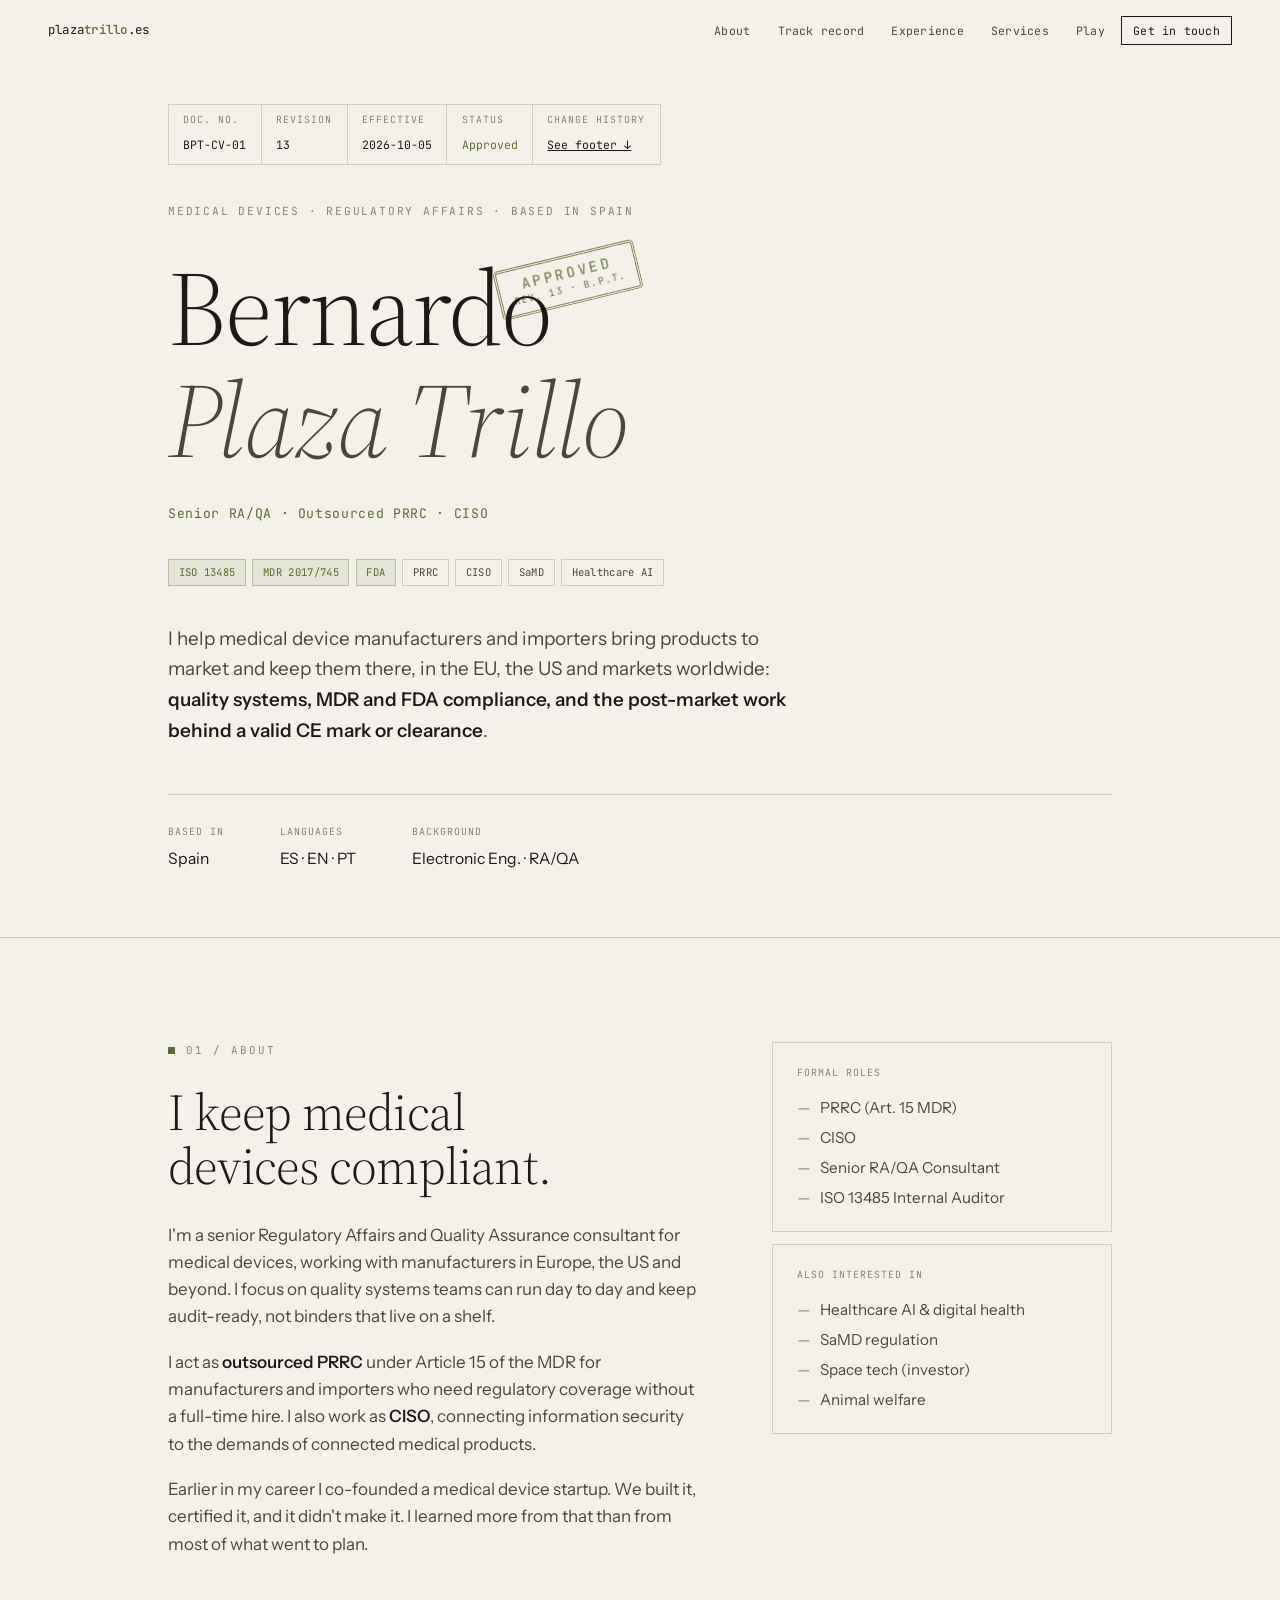
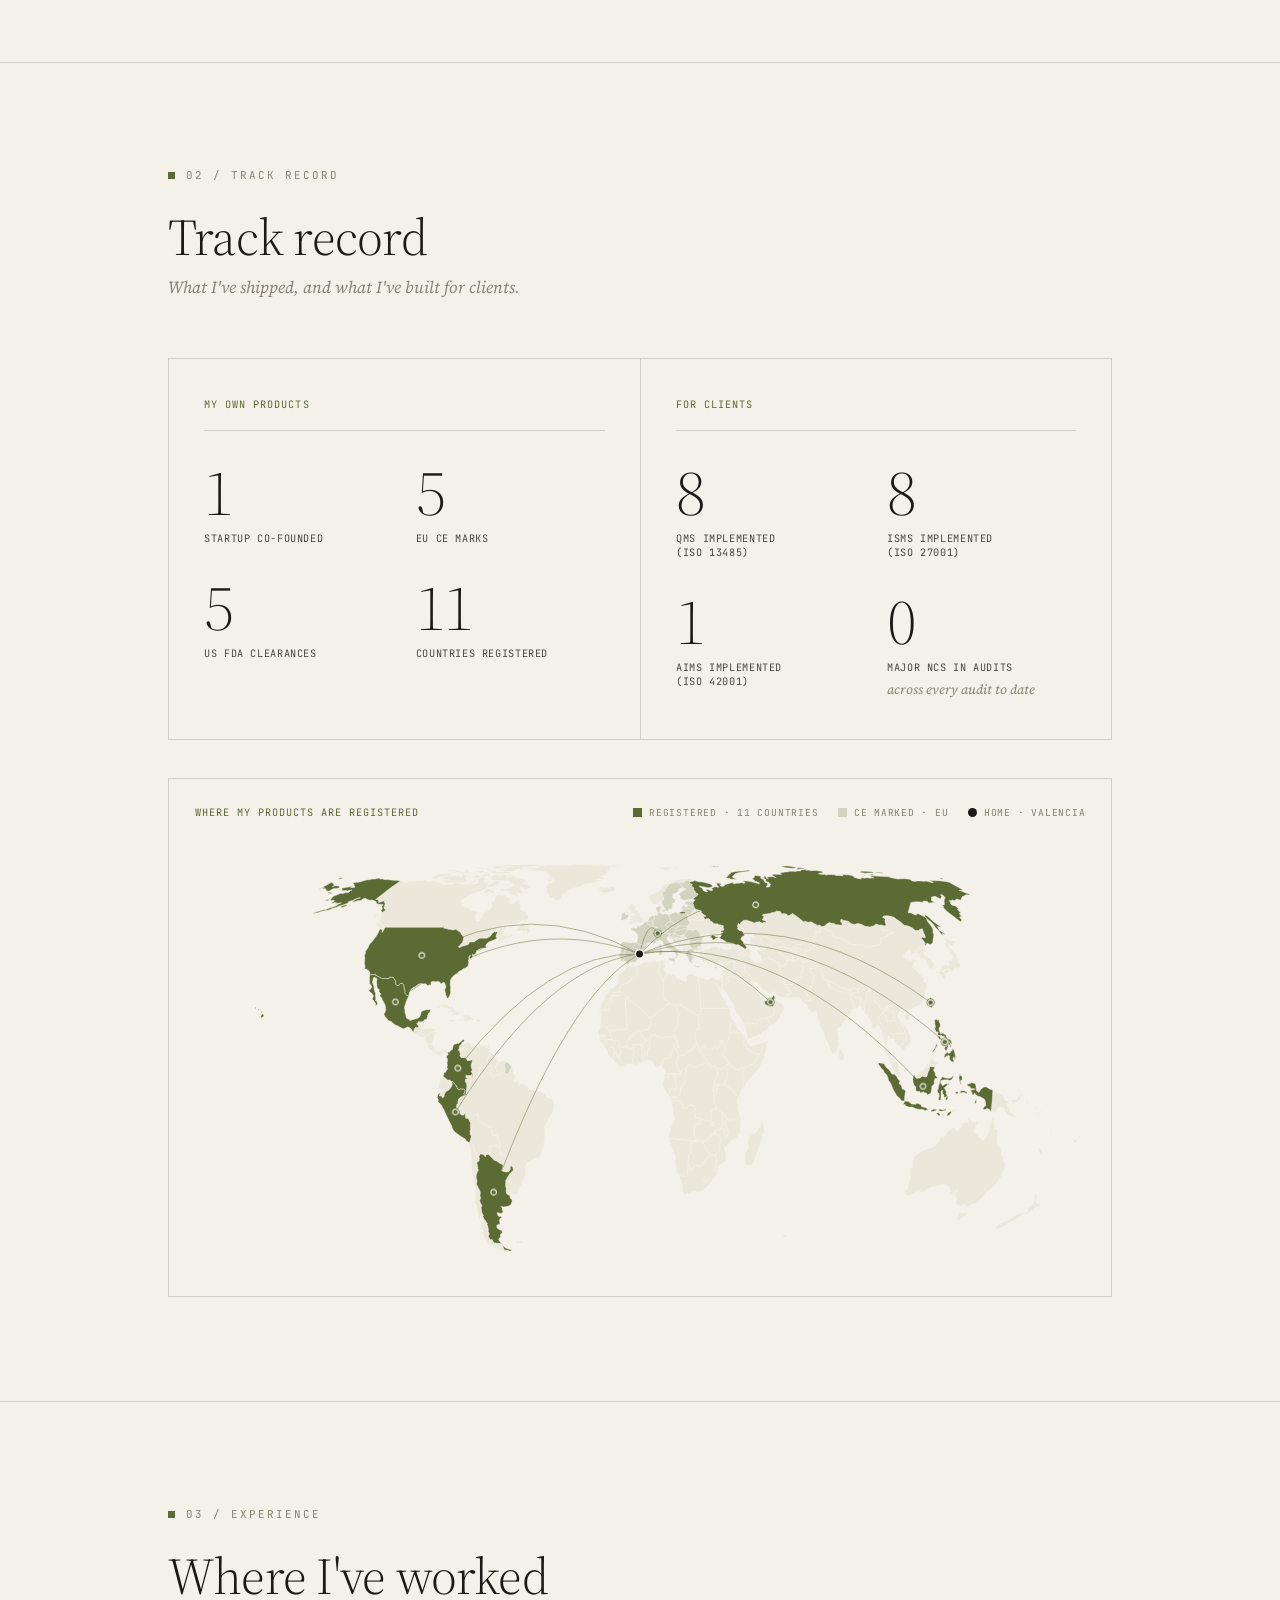
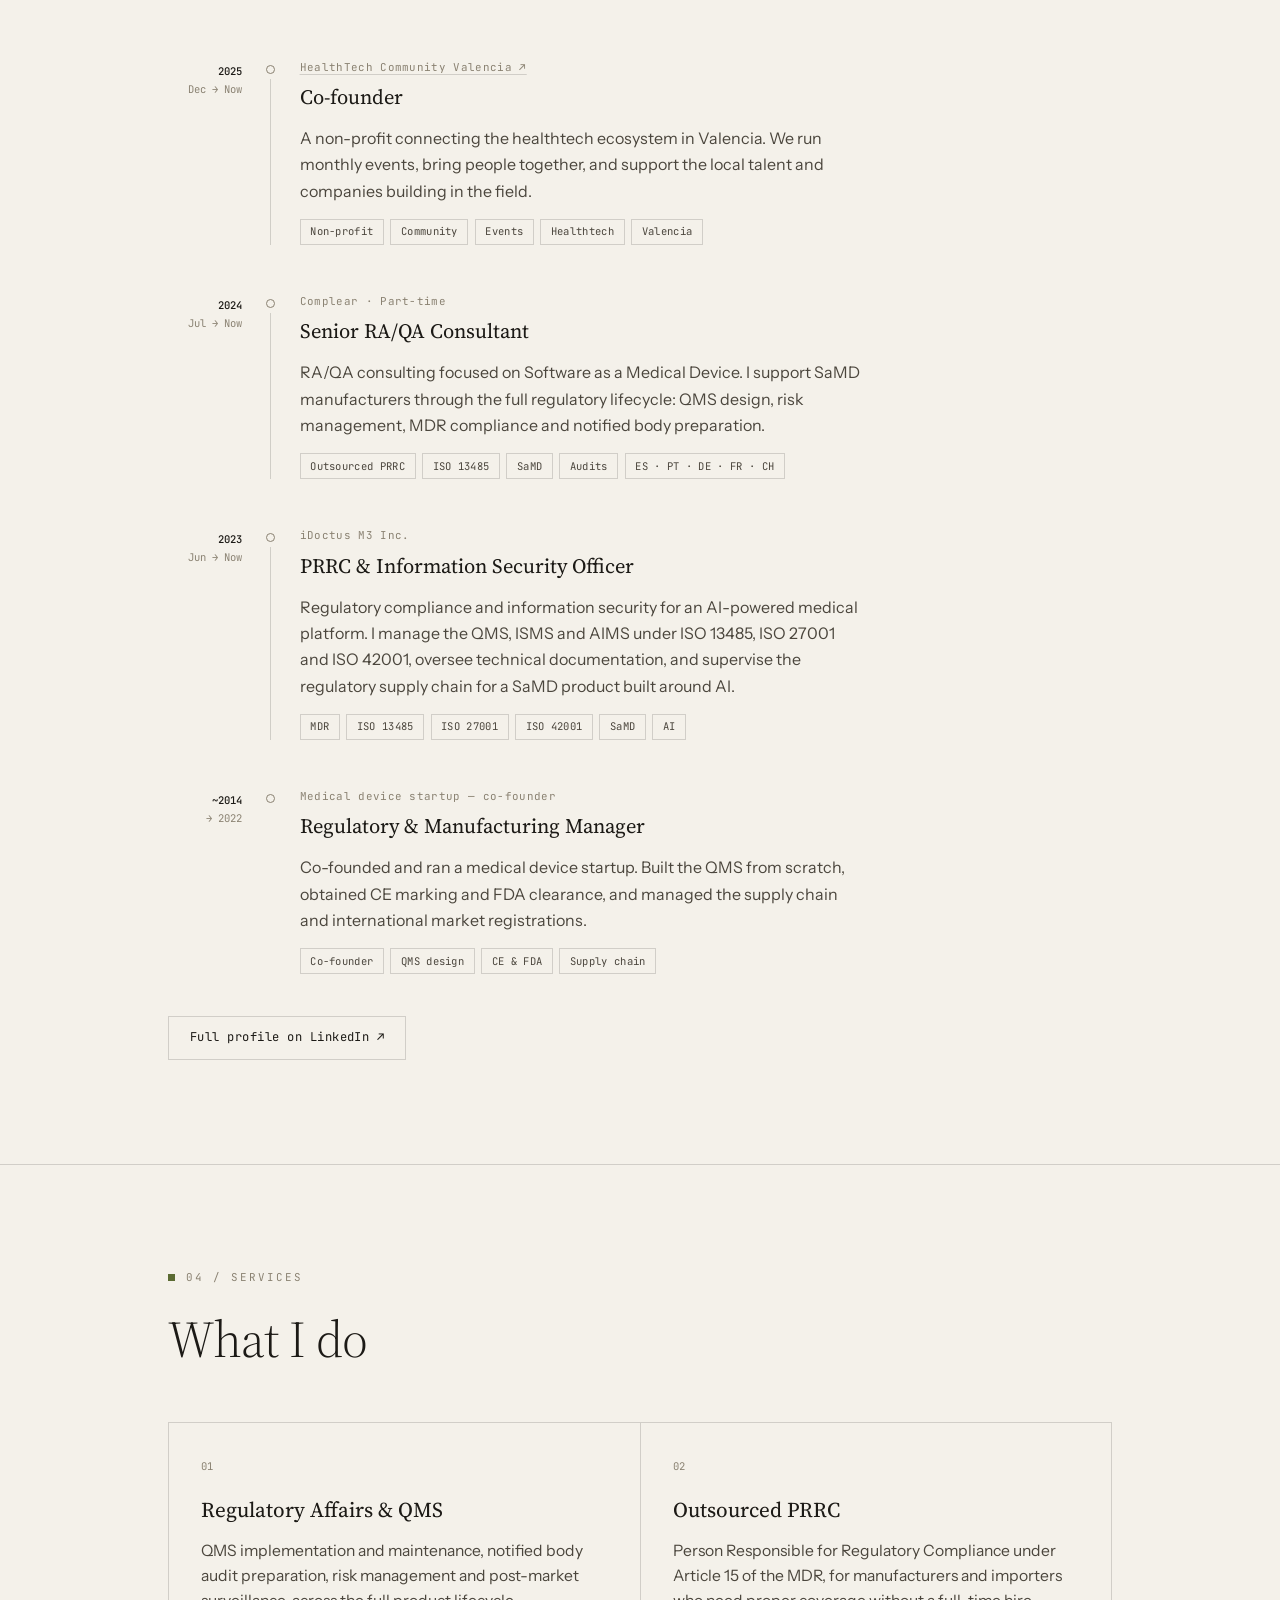
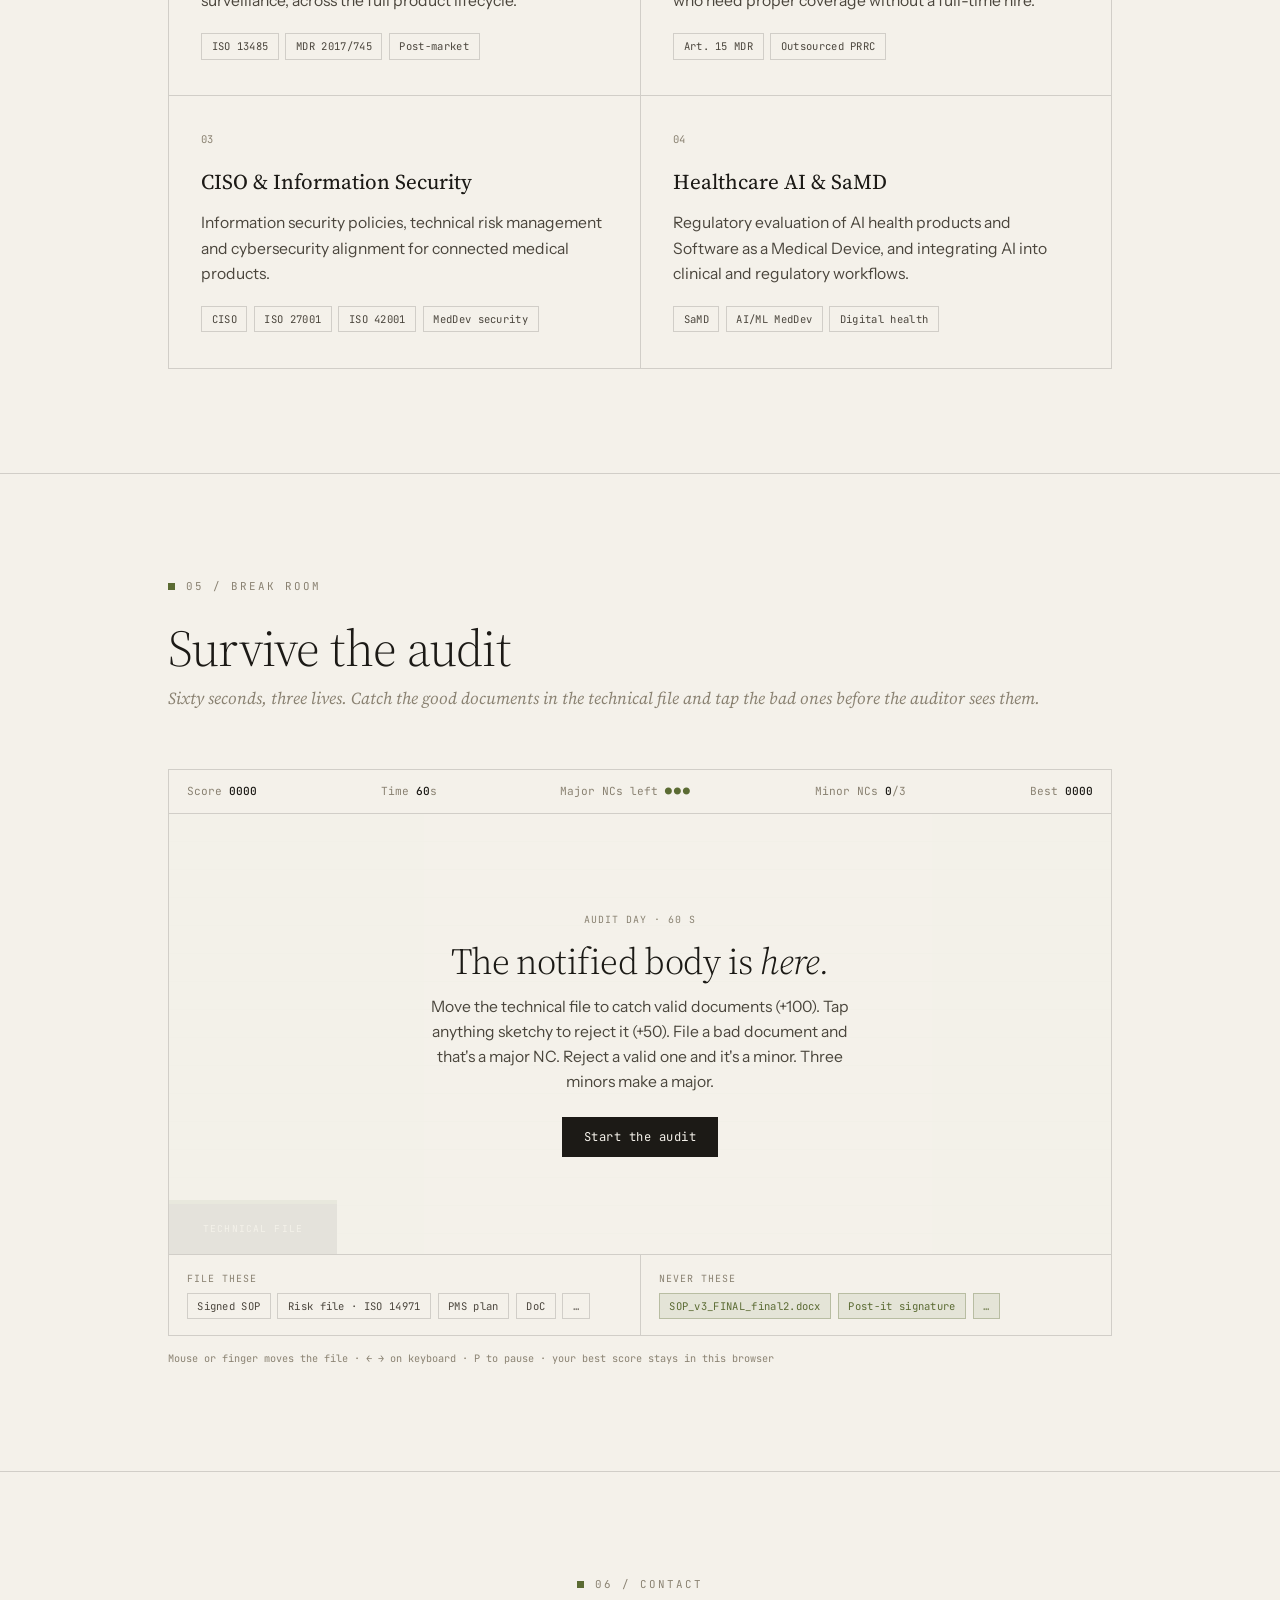
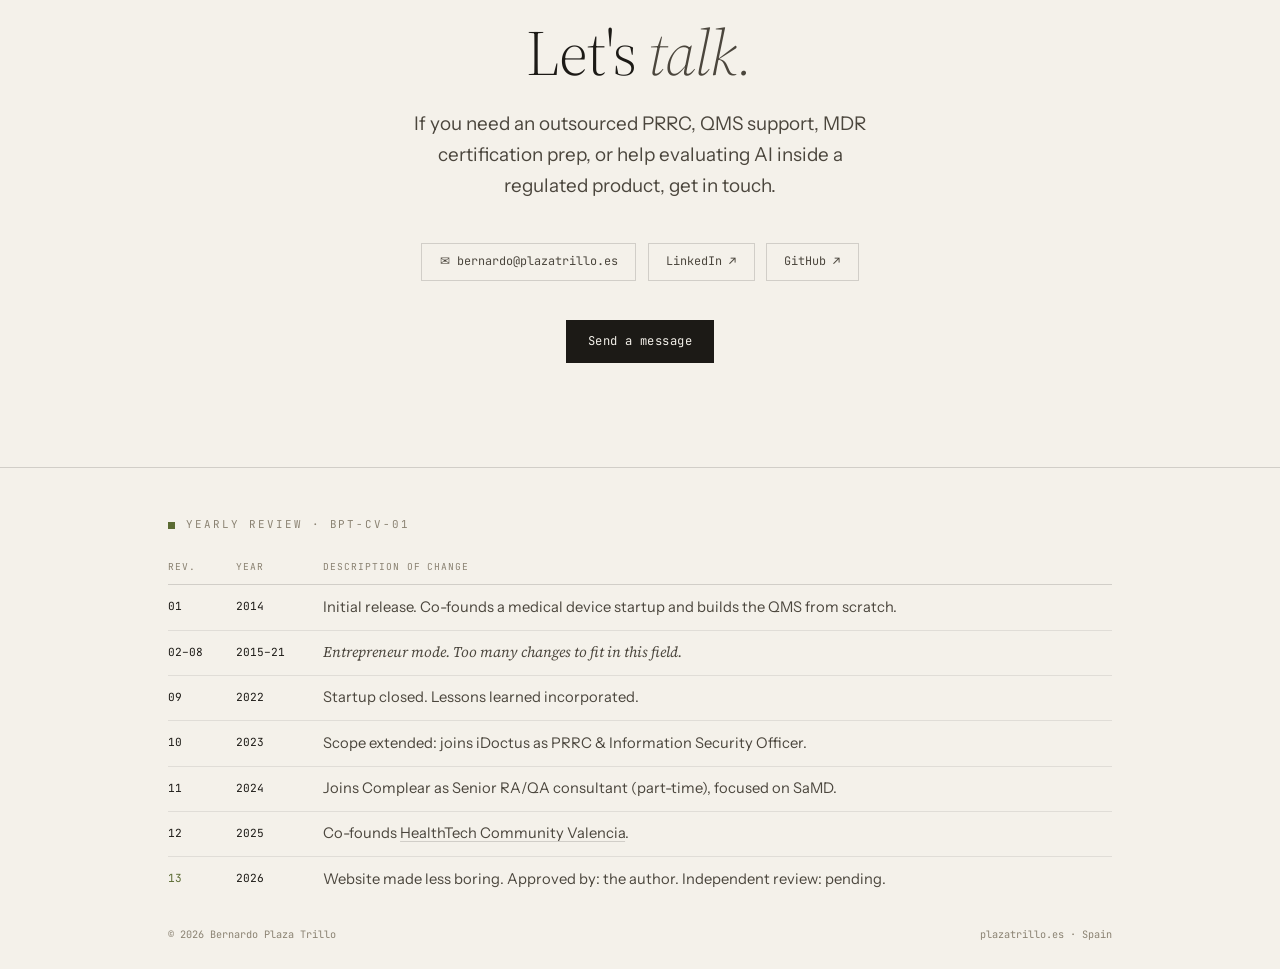
<file: index.html>
<!DOCTYPE html>
<html lang="en">
<head>
  <meta charset="UTF-8" />
  <meta name="viewport" content="width=device-width, initial-scale=1.0" />
  <meta name="color-scheme" content="light" />
  <meta name="description" content="Bernardo Plaza Trillo — Regulatory Affairs & Quality Assurance for medical devices. Outsourced PRRC (Art. 15 MDR) and CISO, working across Europe." />
  <title>Bernardo Plaza Trillo — Regulatory Affairs · PRRC · CISO</title>
  <link rel="preconnect" href="https://fonts.googleapis.com" />
  <link rel="preconnect" href="https://fonts.gstatic.com" crossorigin />
  <link href="https://fonts.googleapis.com/css2?family=Source+Serif+4:ital,opsz,wght@0,8..60,300..600;1,8..60,300..500&family=Instrument+Sans:wght@400..600&family=JetBrains+Mono:wght@400;500&display=swap" rel="stylesheet" />
  <style>
    *, *::before, *::after { box-sizing: border-box; margin: 0; padding: 0; }

    :root {
      --paper:   #f4f1ea;
      --paper-2: #ece7db;
      --ink:     #1c1a16;
      --ink-2:   #4b463d;
      --ink-3:   #8a8272;
      --line:    rgba(28,26,22,0.16);
      --line-2:  rgba(28,26,22,0.09);
      --stamp:   #5b6b33;
      --stamp-2: rgba(91,107,51,0.10);
      --disp:    'Source Serif 4', Georgia, serif;
      --text:    'Instrument Sans', system-ui, sans-serif;
      --mono:    'JetBrains Mono', ui-monospace, monospace;
    }

    html { scroll-behavior: smooth; background: var(--paper); }
    body {
      background: var(--paper);
      color: var(--ink);
      font-family: var(--text);
      font-weight: 400;
      font-size: 17px;
      line-height: 1.6;
      -webkit-font-smoothing: antialiased;
      overflow-x: hidden;
    }
    ::selection { background: var(--stamp); color: var(--paper); }
    ::-webkit-scrollbar { width: 10px; }
    ::-webkit-scrollbar-track { background: var(--paper); }
    ::-webkit-scrollbar-thumb { background: var(--line); }

    /* ── shared ── */
    .wrap { max-width: 1040px; margin: 0 auto; padding: 0 3rem; }
    section { position: relative; border-top: 1px solid var(--line); }
    section:first-of-type { border-top: none; }
    .pad { padding: 6.5rem 0; }

    .eyebrow {
      font-family: var(--mono); font-size: 0.68rem; letter-spacing: 0.18em;
      text-transform: uppercase; color: var(--ink-3);
      display: flex; align-items: center; gap: 0.7rem; margin-bottom: 1.6rem;
    }
    .eyebrow::before { content: ''; width: 7px; height: 7px; background: var(--stamp); }

    .disp {
      font-family: var(--disp); font-weight: 330;
      font-optical-sizing: auto; letter-spacing: -0.015em;
      line-height: 1.06; color: var(--ink);
    }
    .lead {
      font-size: 1.18rem; line-height: 1.62; color: var(--ink-2);
    }
    .lead strong, .body strong { font-weight: 560; color: var(--ink); }
    .body { color: var(--ink-2); }
    .serif-it { font-family: var(--disp); font-style: italic; }

    a { color: inherit; }

    /* ── tags ── */
    .tags { display: flex; flex-wrap: wrap; gap: 0.4rem; }
    .tag {
      font-family: var(--mono); font-size: 0.66rem; letter-spacing: 0.03em;
      padding: 0.24rem 0.6rem; border: 1px solid var(--line);
      color: var(--ink-2); background: transparent; white-space: nowrap;
    }
    .tag.hi { border-color: rgba(91,107,51,0.32); color: var(--stamp); background: var(--stamp-2); }

    /* ── buttons ── */
    .btn {
      display: inline-flex; align-items: center; gap: 0.5rem;
      font-family: var(--mono); font-size: 0.76rem; letter-spacing: 0.04em;
      padding: 0.7rem 1.3rem; text-decoration: none; cursor: pointer;
      border: 1px solid var(--ink); transition: background 0.18s, color 0.18s, border-color 0.18s;
    }
    .btn-solid { background: var(--ink); color: var(--paper); }
    .btn-solid:hover { background: var(--stamp); border-color: var(--stamp); }
    .btn-ghost { background: transparent; color: var(--ink); border-color: var(--line); }
    .btn-ghost:hover { border-color: var(--ink); }

    /* ── nav ── */
    #nav {
      position: fixed; inset: 0 0 auto 0; z-index: 200; height: 60px;
      display: flex; align-items: center; justify-content: space-between;
      padding: 0 3rem; transition: background 0.25s, border-color 0.25s;
      border-bottom: 1px solid transparent;
    }
    #nav.on { background: rgba(244,241,234,0.9); backdrop-filter: blur(10px); -webkit-backdrop-filter: blur(10px); border-bottom-color: var(--line); }
    .nav-logo { font-family: var(--mono); font-size: 0.78rem; letter-spacing: 0.02em; text-decoration: none; color: var(--ink); }
    .nav-logo b { color: var(--stamp); font-weight: 500; }
    .nav-links { display: flex; align-items: center; gap: 0.3rem; list-style: none; }
    .nav-links a {
      font-family: var(--mono); font-size: 0.72rem; letter-spacing: 0.02em;
      text-decoration: none; color: var(--ink-2); padding: 0.4rem 0.7rem; transition: color 0.15s;
    }
    .nav-links a:hover { color: var(--ink); }
    .nav-links a.cta { border: 1px solid var(--ink); color: var(--ink); }
    .nav-links a.cta:hover { background: var(--ink); color: var(--paper); }

    /* ── fade up ── */
    .fu { opacity: 0; transform: translateY(16px); transition: opacity 0.6s ease, transform 0.6s ease; }
    .fu.vis { opacity: 1; transform: none; }
    .d1 { transition-delay: 0.06s; } .d2 { transition-delay: 0.14s; }
    .d3 { transition-delay: 0.22s; } .d4 { transition-delay: 0.3s; }

    /* ════ HERO ════ */
    #hero { min-height: 100vh; display: flex; align-items: center; padding: 6.5rem 0 4rem; }
    [hidden] { display: none !important; }
    #hero .wrap { width: 100%; }
    .hero-kicker { font-family: var(--mono); font-size: 0.7rem; letter-spacing: 0.16em; text-transform: uppercase; color: var(--ink-3); margin-bottom: 2rem; }
    .hero-name { font-size: clamp(3.4rem, 9vw, 6.6rem); margin-bottom: 1.6rem; }
    .hero-name .b { display: block; }
    .hero-name .t { display: block; font-style: italic; font-weight: 300; color: var(--ink-2); }
    .hero-role { font-family: var(--mono); font-size: 0.82rem; letter-spacing: 0.05em; color: var(--stamp); margin-bottom: 2.2rem; }
    .hero-chips { margin-bottom: 2.4rem; }
    .hero-desc { max-width: 640px; margin-bottom: 3rem; }
    .hero-meta { display: flex; gap: 3.5rem; flex-wrap: wrap; padding-top: 1.8rem; border-top: 1px solid var(--line); }
    .m-l { font-family: var(--mono); font-size: 0.62rem; text-transform: uppercase; letter-spacing: 0.1em; color: var(--ink-3); display: block; margin-bottom: 0.35rem; }
    .m-v { font-size: 0.98rem; color: var(--ink); }

    /* ════ ABOUT ════ */
    #about .wrap { display: grid; grid-template-columns: 1fr 340px; gap: 4.5rem; align-items: start; }
    .about-h { font-size: clamp(2rem, 4.5vw, 3.2rem); margin-bottom: 1.8rem; }
    .about-body p { margin-bottom: 1.15rem; max-width: 540px; }
    .about-body p:last-child { margin-bottom: 0; }
    .card { border: 1px solid var(--line); padding: 1.4rem 1.5rem; margin-bottom: 0.7rem; }
    .card:last-child { margin-bottom: 0; }
    .card-t { font-family: var(--mono); font-size: 0.62rem; text-transform: uppercase; letter-spacing: 0.1em; color: var(--ink-3); margin-bottom: 1rem; }
    .card ul { list-style: none; display: flex; flex-direction: column; gap: 0.5rem; }
    .card li { font-size: 0.95rem; color: var(--ink-2); display: flex; gap: 0.6rem; line-height: 1.45; }
    .card li::before { content: '—'; color: var(--ink-3); flex-shrink: 0; }

    /* ════ NUMBERS ════ */
    .num-head { margin-bottom: 3.5rem; }
    .num-head .disp { font-size: clamp(2rem, 4.5vw, 3.2rem); }
    .num-sub { font-family: var(--disp); font-style: italic; color: var(--ink-3); font-size: 1.05rem; margin-top: 0.7rem; }
    .num-cols { display: grid; grid-template-columns: 1fr 1fr; border: 1px solid var(--line); }
    .num-col { padding: 2.4rem 2.2rem; }
    .num-col + .num-col { border-left: 1px solid var(--line); }
    .num-col-t { font-family: var(--mono); font-size: 0.64rem; text-transform: uppercase; letter-spacing: 0.1em; color: var(--stamp); padding-bottom: 1rem; margin-bottom: 2rem; border-bottom: 1px solid var(--line); }
    .stats { display: grid; grid-template-columns: 1fr 1fr; gap: 2rem 1.4rem; }
    .stat .n { font-family: var(--disp); font-weight: 300; font-size: clamp(2.8rem, 5vw, 4rem); line-height: 0.95; letter-spacing: -0.03em; margin-bottom: 0.5rem; }
    .stat .l { font-family: var(--mono); font-size: 0.64rem; text-transform: uppercase; letter-spacing: 0.06em; color: var(--ink-2); line-height: 1.4; }
    .stat .note { font-family: var(--disp); font-style: italic; font-size: 0.82rem; color: var(--ink-3); margin-top: 0.25rem; }
    .markets { margin-top: 2rem; padding-top: 1.5rem; border-top: 1px solid var(--line); }
    .markets-l { font-family: var(--mono); font-size: 0.62rem; text-transform: uppercase; letter-spacing: 0.1em; color: var(--ink-3); margin-bottom: 0.9rem; }

    /* ════ TIMELINE ════ */
    .sec-head { margin-bottom: 3.5rem; }
    .sec-head .disp { font-size: clamp(2rem, 4.5vw, 3.2rem); }
    .tl-item { display: grid; grid-template-columns: 90px 24px 1fr; padding-bottom: 3rem; }
    .tl-item:last-child { padding-bottom: 0; }
    .tl-date { font-family: var(--mono); font-size: 0.66rem; color: var(--ink-3); text-align: right; padding-right: 1rem; padding-top: 4px; line-height: 1.7; }
    .tl-date b { color: var(--ink); font-weight: 500; }
    .tl-spine { display: flex; flex-direction: column; align-items: center; }
    .tl-dot { width: 9px; height: 9px; border: 1.5px solid var(--ink-3); background: var(--paper); border-radius: 50%; margin-top: 6px; flex-shrink: 0; transition: border-color 0.2s, background 0.2s; }
    .tl-item:hover .tl-dot { border-color: var(--stamp); background: var(--stamp); }
    .tl-line { flex: 1; width: 1px; background: var(--line); margin-top: 5px; }
    .tl-item:last-child .tl-line { display: none; }
    .tl-body { padding-left: 1.1rem; }
    .tl-co { font-family: var(--mono); font-size: 0.68rem; letter-spacing: 0.03em; color: var(--ink-3); margin-bottom: 0.3rem; }
    .tl-co a, .revs td a { text-decoration-color: var(--line); text-underline-offset: 3px; }
    .tl-co a:hover, .revs td a:hover { color: var(--stamp); }
    .tl-role { font-family: var(--disp); font-weight: 420; font-size: 1.28rem; margin-bottom: 0.7rem; }
    .tl-desc { font-size: 1rem; color: var(--ink-2); max-width: 560px; margin-bottom: 0.9rem; line-height: 1.65; }
    .tl-foot { margin-top: 2.6rem; display: flex; align-items: center; gap: 1.2rem; flex-wrap: wrap; }

    /* ════ EXPERTISE ════ */
    .ex-grid { display: grid; grid-template-columns: 1fr 1fr; border: 1px solid var(--line); }
    .ex-card { padding: 2.2rem 2rem; border-top: 1px solid var(--line); border-left: 1px solid var(--line); }
    .ex-card:nth-child(-n+2) { border-top: none; }
    .ex-card:nth-child(odd) { border-left: none; }
    .ex-n { font-family: var(--mono); font-size: 0.66rem; color: var(--ink-3); margin-bottom: 1.1rem; }
    .ex-t { font-family: var(--disp); font-weight: 440; font-size: 1.32rem; margin-bottom: 0.7rem; }
    .ex-d { font-size: 0.98rem; color: var(--ink-2); line-height: 1.62; margin-bottom: 1.2rem; }

    /* ════ CONTACT ════ */
    #contact { text-align: center; }
    #contact .wrap { max-width: 640px; }
    .contact-h { font-size: clamp(2.4rem, 6vw, 4rem); margin-bottom: 1.4rem; }
    .contact-h .t { font-style: italic; font-weight: 300; color: var(--ink-2); }
    .contact-copy { max-width: 460px; margin: 0 auto 2.6rem; color: var(--ink-2); }
    .contact-links { display: flex; justify-content: center; flex-wrap: wrap; gap: 0.7rem; margin-bottom: 2.4rem; }
    .clink { display: inline-flex; align-items: center; gap: 0.45rem; font-family: var(--mono); font-size: 0.74rem; padding: 0.55rem 1.1rem; border: 1px solid var(--line); text-decoration: none; color: var(--ink-2); transition: border-color 0.18s, color 0.18s; }
    .clink:hover { border-color: var(--ink); color: var(--ink); }
    .contact-phone { font-family: var(--mono); font-size: 0.72rem; color: var(--ink-3); margin-top: 1.4rem; }

    /* ── footer ── */
    footer { border-top: 1px solid var(--line); }
    footer .foot { display: flex; justify-content: space-between; align-items: center; padding-top: 1.6rem; padding-bottom: 1.6rem; }
    footer span { font-family: var(--mono); font-size: 0.64rem; color: var(--ink-3); }


    /* ════ BOOT (loader) ════ */
    #boot {
      position: fixed; inset: 0; z-index: 500; background: var(--paper);
      display: flex; align-items: center; justify-content: center; padding: 0 1.4rem;
      font-family: var(--mono); font-size: 0.8rem; color: var(--ink-2);
      transition: opacity 0.35s ease;
    }
    #boot.gone { opacity: 0; pointer-events: none; }
    .boot-spin { color: var(--stamp); display: inline-block; width: 1.2em; }
    .boot-esc { color: var(--ink-3); }

    /* ════ DOC CONTROL ════ */
    .doc-ctl { display: flex; flex-wrap: wrap; border: 1px solid var(--line); width: fit-content; max-width: 100%; margin-bottom: 2.4rem; }
    .doc-ctl > div { padding: 0.45rem 0.9rem; border-right: 1px solid var(--line); }
    .doc-ctl > div:last-child { border-right: none; }
    .doc-ctl .m-l { margin-bottom: 0.1rem; }
    .doc-ctl .m-v { font-family: var(--mono); font-size: 0.72rem; }
    .doc-ctl .ok { color: var(--stamp); }

    /* ════ STAMPS ════ */
    .hero-name { position: relative; width: fit-content; max-width: 100%; }
    .hero-name, #zero-nc, .btn, .clink, .nav-links a.cta { cursor: url("data:image/svg+xml,%3Csvg xmlns='http://www.w3.org/2000/svg' width='28' height='32' viewBox='0 0 28 32'%3E%3Ccircle cx='14' cy='7' r='5.5' fill='%231c1a16'/%3E%3Crect x='11' y='11' width='6' height='9' fill='%231c1a16'/%3E%3Crect x='4' y='20' width='20' height='6' rx='1' fill='%231c1a16'/%3E%3Crect x='3' y='26' width='22' height='3' fill='%235b6b33'/%3E%3C/svg%3E") 14 30, pointer; }
    .stamp {
      position: absolute; pointer-events: none; z-index: 2;
      font-family: var(--mono); font-weight: 500; font-style: normal; text-transform: uppercase;
      letter-spacing: 0.18em; line-height: 1.3; text-align: center; white-space: nowrap;
      color: var(--stamp); border: 3px double var(--stamp); border-radius: 4px; padding: 0.45em 0.8em 0.4em;
      opacity: 0; transform: rotate(var(--r, -9deg)); mix-blend-mode: multiply;
      -webkit-mask-image: url("data:image/svg+xml,%3Csvg xmlns='http://www.w3.org/2000/svg' width='140' height='140'%3E%3Cfilter id='n'%3E%3CfeTurbulence type='fractalNoise' baseFrequency='0.85' numOctaves='2' seed='3'/%3E%3CfeColorMatrix values='0 0 0 0 0 0 0 0 0 0 0 0 0 0 0 0 0 0 -1.1 1.5'/%3E%3C/filter%3E%3Crect width='140' height='140' filter='url(%23n)'/%3E%3C/svg%3E"); mask-image: url("data:image/svg+xml,%3Csvg xmlns='http://www.w3.org/2000/svg' width='140' height='140'%3E%3Cfilter id='n'%3E%3CfeTurbulence type='fractalNoise' baseFrequency='0.85' numOctaves='2' seed='3'/%3E%3CfeColorMatrix values='0 0 0 0 0 0 0 0 0 0 0 0 0 0 0 0 0 0 -1.1 1.5'/%3E%3C/filter%3E%3Crect width='140' height='140' filter='url(%23n)'/%3E%3C/svg%3E");
    }
    .stamp small { display: block; font-size: 0.68em; letter-spacing: 0.12em; }
    .stamp.hit { animation: thump 0.42s cubic-bezier(.2,.9,.3,1.3) forwards; }
    @keyframes thump {
      0%   { opacity: 0;    transform: rotate(var(--r)) scale(2.6); }
      60%  { opacity: 0.95; transform: rotate(var(--r)) scale(0.94); }
      100% { opacity: 0.85; transform: rotate(var(--r)) scale(1); }
    }
    #hero-stamp { right: -0.9em; top: 0.1em; font-size: clamp(0.6rem, 1.4vw, 0.9rem); }
    #zero-nc { position: relative; }
    #zero-nc .stamp { left: 2.6rem; top: 0.2rem; font-size: 0.66rem; }
    .ink {
      position: fixed; z-index: 300; pointer-events: none; width: 46px; height: 46px;
      display: grid; place-items: center; border: 2px solid var(--stamp); border-radius: 50%;
      font-family: var(--mono); font-size: 0.6rem; font-weight: 500; letter-spacing: 0.1em; color: var(--stamp);
      mix-blend-mode: multiply; animation: ink 1.1s ease-out forwards;
    }
    @keyframes ink {
      0%   { opacity: 0;   transform: translate(-50%,-50%) rotate(var(--r)) scale(1.7); }
      15%  { opacity: 0.9; transform: translate(-50%,-50%) rotate(var(--r)) scale(1); }
      100% { opacity: 0;   transform: translate(-50%,-50%) rotate(var(--r)) scale(1); }
    }

    /* ════ AUDIT GAME ════ */
    .game { border: 1px solid var(--line); }
    .game-hud {
      display: flex; flex-wrap: wrap; justify-content: space-between; gap: 0.5rem 1.4rem;
      padding: 0.8rem 1.1rem; border-bottom: 1px solid var(--line);
      font-family: var(--mono); font-size: 0.7rem; color: var(--ink-3);
    }
    .game-hud b { color: var(--ink); font-weight: 500; }
    .game-hud .lives { color: var(--stamp); letter-spacing: 0.15em; }
    .game-stage {
      position: relative; height: 440px; overflow: hidden; outline: none;
      user-select: none; -webkit-user-select: none;
      background: repeating-linear-gradient(var(--paper) 0 27px, var(--line-2) 27px 28px);
    }
    .game-stage:focus-visible { box-shadow: inset 0 0 0 2px var(--stamp); }
    .game-stage.playing { touch-action: none; }
    .game-stage.flash { animation: flash 0.4s ease-out; }
    @keyframes flash { from { background-color: rgba(91,107,51,0.18); } to { background-color: transparent; } }
    .binder {
      position: absolute; left: 0; bottom: 0; width: clamp(112px, 30%, 168px); height: 54px;
      display: flex; align-items: center; justify-content: center;
      background: var(--ink); color: var(--paper); border-top: 4px solid var(--stamp);
      font-family: var(--mono); font-size: 0.6rem; letter-spacing: 0.12em; text-transform: uppercase;
      will-change: transform;
    }
    .binder.gulp span { animation: gulp 0.25s ease-out; display: inline-block; }
    @keyframes gulp { 50% { transform: scale(1.25); } }
    .doc {
      position: absolute; left: 0; top: 0; width: 146px; padding: 0.42rem 0.6rem 0.5rem;
      background: #fffdf8; border: 1px solid var(--line); box-shadow: 0 2px 0 var(--line-2);
      font-family: var(--mono); font-size: 0.62rem; line-height: 1.35; color: var(--ink);
      cursor: pointer; will-change: transform;
    }
    .doc i { display: block; font-style: normal; font-size: 0.54rem; letter-spacing: 0.08em; color: var(--ink-3); padding-bottom: 0.2rem; margin-bottom: 0.25rem; border-bottom: 1px solid var(--line-2); }
    .doc.out { transition: opacity 0.2s; opacity: 0; }
    .pop {
      position: absolute; z-index: 3; pointer-events: none; white-space: nowrap;
      font-family: var(--mono); font-size: 0.68rem; font-weight: 500; color: var(--ink);
      animation: pop 0.95s ease-out forwards;
    }
    .pop.bad { color: var(--stamp); }
    @keyframes pop { from { opacity: 1; transform: translate(-50%, 0); } to { opacity: 0; transform: translate(-50%, -36px); } }
    .game-ov {
      position: absolute; inset: 0; z-index: 5; display: flex; align-items: center; justify-content: center;
      padding: 1.2rem; text-align: center; background: rgba(244,241,234,0.93);
    }
    .game-ov .disp { font-size: clamp(1.6rem, 4vw, 2.3rem); margin-bottom: 0.8rem; }
    .game-ov p { font-size: 0.98rem; color: var(--ink-2); max-width: 420px; margin: 0 auto 1.4rem; }
    .game-ov .m-l { margin-bottom: 0.9rem; }
    .game-ov .btns { display: flex; gap: 0.6rem; justify-content: center; flex-wrap: wrap; }
    .cert { position: relative; border: 1px solid var(--line); background: #fffdf8; padding: 1.8rem 1.6rem 1.6rem; max-width: 440px; }
    .cert .stamp { position: static; display: inline-block; font-size: 0.8rem; margin-bottom: 1rem; }
    .cert-row { display: flex; justify-content: center; gap: 1.6rem; flex-wrap: wrap; margin-bottom: 1.3rem; }
    .cert-row .m-v { font-family: var(--mono); font-size: 0.86rem; }
    .game-paused { position: absolute; top: 0.8rem; left: 50%; transform: translateX(-50%); z-index: 4; font-family: var(--mono); font-size: 0.7rem; background: var(--ink); color: var(--paper); padding: 0.3rem 0.7rem; }
    .game-legend { display: grid; grid-template-columns: 1fr 1fr; border-top: 1px solid var(--line); }
    .game-legend > div { padding: 1rem 1.1rem; }
    .game-legend > div + div { border-left: 1px solid var(--line); }
    .game-keys { font-family: var(--mono); font-size: 0.64rem; color: var(--ink-3); margin-top: 0.9rem; }


    /* ════ MAP ════ */
    .map { --map-accent: var(--stamp); --map-eu: rgba(91,107,51,0.22); margin-top: 2.4rem; border: 1px solid var(--line); padding: 1.6rem 1.6rem 1.2rem; }
    .map-head { display: flex; justify-content: space-between; align-items: baseline; flex-wrap: wrap; gap: 0.6rem 1.4rem; margin-bottom: 1.2rem; }
    .map-legend { display: flex; flex-wrap: wrap; gap: 0.4rem 1.2rem; font-family: var(--mono); font-size: 0.6rem; text-transform: uppercase; letter-spacing: 0.08em; color: var(--ink-3); }
    .map-legend i { display: inline-block; width: 9px; height: 9px; margin-right: 0.45rem; vertical-align: -1px; }
    .map-svg { display: block; width: 100%; height: auto; overflow: visible; }
    .map .c   { fill: var(--paper-2); stroke: var(--paper); stroke-width: 0.5; }
    .map .eu  { fill: var(--map-eu); stroke: var(--paper); stroke-width: 0.5; }
    .map .reg { fill: var(--paper-2); stroke: var(--paper); stroke-width: 0.5; transition: fill 0.5s ease calc(var(--i) * 0.14s + 0.35s); }
    .map.on .reg { fill: var(--map-accent); }
    .map .reg:hover { fill: var(--ink); transition-delay: 0s; }
    .map .arc { fill: none; stroke: var(--map-accent); stroke-width: 1; stroke-dasharray: 1; stroke-dashoffset: 1; opacity: 0.5; }
    .map.on .arc { animation: draw 0.9s ease-out forwards calc(var(--i) * 0.14s); }
    @keyframes draw { to { stroke-dashoffset: 0; } }
    .map .pin { opacity: 0; }
    .map.on .pin { animation: pin-in 0.35s ease-out forwards calc(var(--i) * 0.14s + 0.8s); }
    @keyframes pin-in { to { opacity: 1; } }
    .map .dot { fill: var(--map-accent); stroke: var(--paper); stroke-width: 1.2; }
    .map .ring { fill: none; stroke: var(--map-accent); stroke-width: 1; transform-box: fill-box; transform-origin: center; animation: ring 2.6s ease-out infinite calc(var(--i) * 0.23s); }
    @keyframes ring { from { transform: scale(1); opacity: 0.7; } to { transform: scale(4.5); opacity: 0; } }
    .map .home circle { fill: var(--ink); stroke: var(--paper); stroke-width: 1.5; }
    @media (prefers-reduced-motion: reduce) {
      .map .reg { fill: var(--map-accent); transition: none; }
      .map .arc { stroke-dashoffset: 0; animation: none !important; }
      .map .pin { opacity: 1; animation: none !important; }
      .map .ring { display: none; }
    }

    /* ════ REVISION HISTORY ════ */
    .revs { padding-top: 3rem; }
    .revs-scroll { overflow-x: auto; }
    .revs table { width: 100%; border-collapse: collapse; font-size: 0.92rem; min-width: 520px; }
    .revs th { font-family: var(--mono); font-size: 0.6rem; font-weight: 400; text-transform: uppercase; letter-spacing: 0.1em; color: var(--ink-3); text-align: left; padding: 0 1rem 0.6rem 0; border-bottom: 1px solid var(--line); }
    .revs td { padding: 0.65rem 1rem 0.65rem 0; border-bottom: 1px solid var(--line-2); color: var(--ink-2); vertical-align: top; }
    .revs td:nth-child(-n+2) { font-family: var(--mono); font-size: 0.7rem; color: var(--ink); white-space: nowrap; padding-top: 0.82rem; }
    .revs tr:last-child td { border-bottom: none; }
    .revs .cur td:first-child { color: var(--stamp); }
    .revs .em td:last-child { font-family: var(--disp); font-style: italic; }

    @media (prefers-reduced-motion: reduce) {
      .stamp.hit { animation: none; opacity: 0.85; }
      .ink { display: none; }
    }

    /* ── responsive ── */
    @media (max-width: 820px) {
      body { font-size: 17px; }
      .wrap { padding: 0 1.4rem; }
      #nav { padding: 0 1.4rem; }
      .nav-links li:not(:last-child) { display: none; }
      .pad { padding: 4.5rem 0; }
      #about .wrap { grid-template-columns: 1fr; gap: 2.5rem; }
      .num-cols { grid-template-columns: 1fr; }
      .num-col + .num-col { border-left: none; border-top: 1px solid var(--line); }
      .ex-grid { grid-template-columns: 1fr; }
      .ex-card { border-left: none; border-top: 1px solid var(--line); }
      .ex-card:first-child { border-top: none; }
      .hero-meta { gap: 1.8rem; }
      .tl-item { grid-template-columns: 66px 20px 1fr; }
      footer .foot { flex-direction: column; gap: 0.5rem; text-align: center; }
      .doc-ctl > div { border-right: none; }
      #hero-stamp { right: 0; top: -1.4em; }
      .game-stage { height: 400px; }
      .map { padding: 1.1rem 0.8rem 0.8rem; }
      .doc { width: 128px; }
      .game-legend { grid-template-columns: 1fr; }
      .game-legend > div + div { border-left: none; border-top: 1px solid var(--line); }
    }
  </style>
</head>
<body>
<div id="boot" aria-hidden="true">
  <div><span class="boot-spin">✻</span><span class="boot-verb">Classifying under Rule 11…</span> <span class="boot-esc">(esc to interrupt)</span></div>
</div>

<nav id="nav">
  <a href="#hero" class="nav-logo">plaza<b>trillo</b>.es</a>
  <ul class="nav-links">
    <li><a href="#about">About</a></li>
    <li><a href="#numbers">Track record</a></li>
    <li><a href="#experience">Experience</a></li>
    <li><a href="#expertise">Services</a></li>
    <li><a href="#audit">Play</a></li>
    <li><a href="#contact" class="cta">Get in touch</a></li>
  </ul>
</nav>

<!-- ════ HERO ════ -->
<section id="hero">
  <div class="wrap">
    <div class="doc-ctl fu">
      <div><span class="m-l">Doc. no.</span><span class="m-v">BPT-CV-01</span></div>
      <div><span class="m-l">Revision</span><span class="m-v">13</span></div>
      <div><span class="m-l">Effective</span><span class="m-v">2026-10-05</span></div>
      <div><span class="m-l">Status</span><span class="m-v ok">Approved</span></div>
      <div><span class="m-l">Change history</span><span class="m-v"><a href="#revs">See footer ↓</a></span></div>
    </div>
    <p class="hero-kicker fu">Medical devices · Regulatory affairs · Based in Spain</p>
    <h1 class="hero-name disp fu d1">
      <span class="b">Bernardo</span>
      <span class="t">Plaza Trillo</span>
      <span class="stamp" id="hero-stamp" aria-hidden="true">Approved<small>Rev. 13 · B.P.T.</small></span>
    </h1>
    <p class="hero-role fu d1">Senior RA/QA · Outsourced PRRC · CISO</p>
    <div class="hero-chips tags fu d2">
      <span class="tag hi">ISO 13485</span>
      <span class="tag hi">MDR 2017/745</span>
      <span class="tag hi">FDA</span>
      <span class="tag">PRRC</span>
      <span class="tag">CISO</span>
      <span class="tag">SaMD</span>
      <span class="tag">Healthcare AI</span>
    </div>
    <p class="hero-desc lead fu d2">
      I help medical device manufacturers and importers bring products to market and keep
      them there, in the EU, the US and markets worldwide: <strong>quality systems, MDR and
      FDA compliance, and the post-market work behind a valid CE mark or clearance</strong>.
    </p>
    <div class="hero-meta fu d3">
      <div><span class="m-l">Based in</span><span class="m-v">Spain</span></div>
      <div><span class="m-l">Languages</span><span class="m-v">ES · EN · PT</span></div>
      <div><span class="m-l">Background</span><span class="m-v">Electronic Eng. · RA/QA</span></div>
    </div>
  </div>
</section>

<!-- ════ ABOUT ════ -->
<section id="about" class="pad">
  <div class="wrap">
    <div class="fu">
      <div class="eyebrow">01 / About</div>
      <h2 class="about-h disp">I keep medical<br>devices compliant.</h2>
      <div class="about-body body">
        <p>
          I'm a senior Regulatory Affairs and Quality Assurance consultant for medical
          devices, working with manufacturers in Europe, the US and beyond. I focus on
          quality systems teams can run day to day and keep audit-ready, not binders that
          live on a shelf.
        </p>
        <p>
          I act as <strong>outsourced PRRC</strong> under Article&nbsp;15 of the MDR for
          manufacturers and importers who need regulatory coverage without a full-time hire.
          I also work as <strong>CISO</strong>, connecting information security to the
          demands of connected medical products.
        </p>
        <p>
          Earlier in my career I co-founded a medical device startup. We built it,
          certified it, and it didn't make it. I learned more from that than from
          most of what went to plan.
        </p>
      </div>
    </div>
    <div class="fu d2">
      <div class="card">
        <div class="card-t">Formal roles</div>
        <ul>
          <li>PRRC (Art. 15 MDR)</li>
          <li>CISO</li>
          <li>Senior RA/QA Consultant</li>
          <li>ISO 13485 Internal Auditor</li>
        </ul>
      </div>
      <div class="card">
        <div class="card-t">Also interested in</div>
        <ul>
          <li>Healthcare AI &amp; digital health</li>
          <li>SaMD regulation</li>
          <li>Space tech (investor)</li>
          <li>Animal welfare</li>
        </ul>
      </div>
    </div>
  </div>
</section>

<!-- ════ NUMBERS ════ -->
<section id="numbers" class="pad">
  <div class="wrap">
    <div class="num-head fu">
      <div class="eyebrow">02 / Track record</div>
      <span class="disp">Track record</span>
      <p class="num-sub">What I've shipped, and what I've built for clients.</p>
    </div>
    <div class="num-cols fu d1">
      <div class="num-col">
        <div class="num-col-t">My own products</div>
        <div class="stats">
          <div class="stat">
            <div class="n">1</div>
            <div class="l">Startup co-founded</div>
          </div>
          <div class="stat">
            <div class="n">5</div>
            <div class="l">EU CE marks</div>
          </div>
          <div class="stat">
            <div class="n">5</div>
            <div class="l">US FDA clearances</div>
          </div>
          <div class="stat">
            <div class="n">11</div>
            <div class="l">Countries registered</div>
          </div>
        </div>
      </div>
      <div class="num-col">
        <div class="num-col-t">For clients</div>
        <div class="stats">
          <div class="stat">
            <div class="n">8</div>
            <div class="l">QMS implemented<br>(ISO 13485)</div>
          </div>
          <div class="stat">
            <div class="n">8</div>
            <div class="l">ISMS implemented<br>(ISO 27001)</div>
          </div>
          <div class="stat">
            <div class="n">1</div>
            <div class="l">AIMS implemented<br>(ISO 42001)</div>
          </div>
          <div class="stat" id="zero-nc" title="Click to verify">
            <span class="stamp" aria-hidden="true">Verified</span>
            <div class="n">0</div>
            <div class="l">Major NCs in audits</div>
            <div class="note">across every audit to date</div>
          </div>
        </div>
      </div>
    </div>
    <div class="map fu" id="map">
      <div class="map-head">
        <div class="num-col-t" style="border:none;margin:0;padding:0;color:var(--map-accent)">Where my products are registered</div>
        <div class="map-legend">
          <span><i style="background:var(--map-accent)"></i>Registered · 11 countries</span>
          <span><i style="background:var(--map-eu)"></i>CE marked · EU</span>
          <span><i style="background:var(--ink);border-radius:50%"></i>Home · Valencia</span>
        </div>
      </div>
      <svg class="map-svg" viewBox="0 0 960 470" role="img" aria-labelledby="map-t">
          <title id="map-t">World map: product registered in Taiwan, Colombia, Indonesia, Mexico, Peru, Philippines, Russia, Switzerland, UAE, United States, Argentina; CE marked across the EU.</title>
          <g class="land"><path class="c" d="M949.4,323L950.2,322.4L950.8,323.4L949.7,325.3L947.9,325.8L946.6,325.3L946.9,323.8L948.3,322.6ZM955.4,319.6L953.5,320.5L951.5,321.3L951.6,319.9L953.2,319.2L954.1,319L956,317.9L956,317.9L955.4,319.6ZM4,317.9L4,317.9L4,317.9L4.5,317.7L4.7,319.4L4.6,319.6L4.6,319.6L4,317.9Z"/><path class="c" d="M571.4,263.4L571.8,263.8L581.5,271.2L581.7,273.3L585.5,276.9L584.1,281.4L584.2,283.5L585.9,284.8L586,285.7L585.2,287.9L585.3,289L585.1,290.7L585.9,293L586.9,296.5L587.8,297.3L585.6,299.4L582.6,300.8L581,300.7L580,301.8L578.1,301.9L577.4,302.4L574.3,301.4L572.2,301.6L571.7,296.8L570.8,295.1L570.3,294.1L567.7,293.4L566.3,292.3L564.6,291.7L563.5,291.1L562.4,290.2L561.1,285.6L559.6,283.6L559.1,281.5L559.4,279.6L558.9,276.3L560.1,276.1L561.1,274.8L562.1,272.9L562.8,272.2L562.8,271L562.2,270.2L562.1,268.7L562.9,268.3L563,266.1L562,264.1L562.9,263.7L565.9,263.7Z"/><path class="c" d="M457.9,161.6L457.9,161.9L457.9,162.5L457.7,167.7L449.3,167.5L449.1,176.3L446.7,176.7L446,178.4L446.3,183.5L436.1,183.5L435.5,184.6L435.7,183.2L435.7,183.2L441.6,182.9L441.9,181.6L443.1,180L444.1,175.3L447.8,171.5L449.2,167.2L450,166.9L450.9,164.3L453.1,163.9L454,164.3L455.1,164.3L456,163.6L457.6,163.5L457.5,161.6Z"/><path class="c" d="M204.7,94.1L204.4,94.1L202.3,91.3L201.7,90.1L198.6,88.9L199.5,86.4L201.3,84.7L199.5,83.6L201.1,81.4L200.3,79.4L201.6,78.1L204,76.8L205.5,75.2L203.5,73.5L204.4,70.6L205,68.8L204.3,67.7L204,66.7L204.4,65.4L201.4,66.2L197.9,67.6L197.9,66L197.7,64.9L196.5,64.3L194.6,64.2L210.9,51.4L221.4,44.1L224.1,44.5L225.7,45.4L227.4,45.6L230.2,44.8L233.2,44.3L235.6,44.5L239.5,43.7L243.1,43.2L243.3,44L245.3,43.5L246.9,42.7L247.9,42.9L248.8,44.5L252.8,43.3L251.2,44.7L253.9,44.4L255.3,43.8L257.4,43.9L259.2,44.7L262.7,45.4L264.8,45.7L266.8,45.6L268.1,46.6L264.4,47.5L267.3,48L272.6,47.7L274.6,47.4L275.3,48.6L278.4,47.6L277.4,46.7L279.3,46.1L281.7,46L283.4,45.8L284.4,46.3L285.1,47.3L287.4,47.2L289.8,48.1L293,47.7L295.7,47.8L296.7,46.6L298.7,46.2L300.9,46.9L299.1,48.8L301.8,47.2L303.2,47.2L306,45.3L305.1,44.1L303.7,43.4L305.9,41.4L309.4,40.2L311.4,40.5L312.5,41.2L313,43.2L310.5,44.1L313.5,44.5L311.7,46.4L315.6,44.9L316.6,46.2L314.8,47.6L315.4,49L318.6,47.5L321.5,45.8L323.4,43.8L325.9,43.9L328.4,44.2L330,45.1L329.4,46.1L327.1,47.1L327.6,48.2L326.5,49.1L321.6,50.6L318.7,50.9L317.3,50.3L315.9,51.3L312.5,53.1L311.2,54L307.7,55.5L304.8,55.6L302.5,56.6L301.2,58L298.7,58.3L294.7,60.1L290.4,62.8L288.1,64.7L285.8,67.5L288.5,67.9L287.7,70.2L287.2,72.1L290.5,71.6L293.6,72.7L295.1,73.7L295.8,74.9L297.9,75.7L299.5,76.8L302.9,76.9L305.1,77.2L303.3,79.5L302.4,82.2L302.3,85.2L304.1,87.8L306.3,86.9L309,84.1L310.2,79.8L309.5,78.4L313.6,77.2L317.1,75.4L319.3,73.6L320.1,71.9L320,69.7L318.7,67.8L322.8,65.3L323.3,63.1L325.1,59.5L326.9,58.9L329.8,59.6L331.7,59.8L333.8,59.2L335.1,60L336.7,61.3L336.7,62.2L340.2,62.4L339,64.4L337.9,67.5L339.5,67.8L340.2,69.3L344,67.9L347.4,65.2L349.3,64.1L349.7,66.3L350.8,69.4L351.6,72.5L350,74.1L352.2,75.5L353.4,77L356.5,77.7L357.5,78.5L357.4,80.8L359,81.2L359.4,82.2L358.4,85.2L356.4,86.3L354.5,87.2L350.5,88.2L346.8,90.5L342.9,91L338.4,90.4L335.1,90.4L332.7,90.6L329.9,92.6L326.6,93.9L321.7,97.7L318,100.4L320.1,99.9L325.3,96.1L331,93.7L334.5,93.4L335.9,94.8L333,96.8L332.5,99.9L332.4,102.1L334.9,103.6L338.8,103.2L342.3,99.8L341.7,102L342.8,103.1L339.3,105L333.6,106.8L330.8,108L327.5,110.2L325.8,110L326.6,107.4L331.5,104.9L327.8,105L325.1,105.4L324.2,103.7L325.8,99.7L325.1,98.8L323.4,99.3L323,98.6L320.3,100.8L318.7,103.1L317.3,104.4L316.2,104.9L315.4,105L314.9,105.8L310.6,105.8L307.1,105.8L305.8,106.4L302.5,108.5L302.1,108.8L300.9,109.9L298.7,109.9L296.4,109.9L295.2,110.4L295.3,111L295.1,112L294.9,112.3L291.2,113.8L288.6,114.3L285.2,115.9L284.6,115.9L284,115.4L283.9,115L284.1,114.7L285.1,113.6L286.9,111.9L288.4,110.1L289.1,107.5L289.8,104.8L288.1,103.4L288.6,102.8L288.4,102.5L287.8,102.5L287.6,102L287.8,101.3L287.2,101.6L286.6,101.5L286.9,101.2L286.5,100.9L286.7,100.2L285.4,99.2L284.1,98.3L282.4,97.1L280.9,96.1L278.4,96.9L277.7,96.9L275.3,96.2L273.3,96.5L271.6,95.7L269.5,95.2L268.1,95L267.7,94.5L268.2,93L267.4,93L266.8,94.1L262.1,94.1L254.5,94.1L246.8,94.1L240.1,94.1L233.4,94.1L226.8,94.1L220,94.1L217.7,94.1L211.1,94.1ZM313.7,59.2L315.9,58.1L318.6,58.1L318.2,58.6L315,59.8L313.6,59.8ZM338.3,38.7L337.1,37.9L337.7,37.3L338.7,37.2L342.5,37.4L344.8,38.2L344.6,38.7L342.8,38.6L340.9,38.6L338.7,38.8ZM320.3,60L321.6,59.3L322.4,59.4L322.5,59.8L320.9,61.1L320.2,60.9L320.1,60.2ZM317.3,35.4L315.7,35.9L313.3,35.8L311.7,35.4L313.3,34.8L316.2,34.4L317.2,34.9ZM320.7,31.9L319.9,31.9L316.8,31.9L316.8,31.5L320.2,31.5L321.1,31.8ZM317.5,30.4L319.1,30.8L318.1,31.3L315.3,31.5L314.3,31.2L314.1,30.8L314.5,30.3L316.6,30.4ZM325.9,36.2L323.3,36L319.2,35.6L319.4,34.8L320,34.1L318.9,33.5L315.5,33.3L314,32.9L315.3,32.4L318.7,32.4L320.1,32.9L323.5,32.9L324.5,33.3L323.5,33.8L325.2,34.1L325.9,34.4L328.2,34.5L330.6,34.6L333.7,34.3L337.3,34.2L340,34.3L341.4,34.8L341.2,35.4L339.7,35.8L336.8,36.1L334.8,36L329.5,36.2ZM292.2,31.1L294.3,31.3L293.3,31.7L289.6,32L287.7,31.6L289.5,31.3ZM293.7,30.4L295.6,30.6L293.2,30.8L290.4,30.8L290.7,30.7L292.9,30.3ZM357.7,87.5L355.9,89.3L353.6,91.8L355.3,90.8L356.6,91.4L355.5,92.4L357.2,93.2L358.5,92.5L360.4,93.4L359,95.5L360.7,95L360.5,96.5L360.7,98.3L358.9,100.9L357.8,101L356.5,100.4L357.8,98L357.3,97.7L353.8,100.2L352.5,100.1L354.5,98.7L352.6,98L350.1,98.2L345.7,98.1L345.7,97.2L347.5,96.2L346.8,95.4L349.3,93.7L353.2,89.2L355.2,87.6L357.5,86.7L358.4,86.8ZM318.4,53.3L319.9,54L321.6,54.7L321,55.7L322.6,55.6L323.4,56.3L321.2,57L318.5,56.5L318.2,55.5L315.4,56.6L311.7,57.8L312,56.5L309.2,56.7L311.8,55.6L313.4,53.9L315.7,52L316.9,52.1L316.5,53.1L317.8,52.7ZM339.4,39.5L341.7,38.8L344.9,39.6L346.8,40.4L346.4,41.2L350,40.8L351,41.9L354.9,42.6L356,43.3L356.5,45.1L352.4,46L356,47.2L358.6,47.7L360.2,49.5L363,49.6L361.6,51.1L356.7,53.5L354.9,52.6L353.2,50.6L350.6,50.9L349.5,52.1L350.8,53.3L352.8,54.3L353.2,54.9L353.2,57L351.5,58.7L349.4,58L345.6,56.3L347.2,58.2L348.4,59.6L348.3,60.4L343.4,59.4L340,58.1L338.3,57L339.4,56.4L337.3,55.3L335.2,54.2L334.8,54.8L328.9,55.2L327.8,54.4L330.3,52.9L333.9,52.8L338,52.6L337.9,51.8L339.4,50.8L343.2,48.8L343.4,47.9L343.1,47.2L341,46.3L337.8,45.6L339.3,45.1L338.3,44L336.8,43.9L335.9,43.3L334.4,43.8L330.9,44L324.6,43.6L321.2,43.1L318.5,42.8L317.6,42.2L320.3,41.4L317.7,41.4L318.9,39.6L321.7,38.2L324.1,37.5L329.1,37.1L326.8,38.1L327.2,39.2L330.1,37.8L335.2,37.2L336.7,38.9L335.5,39.9ZM314.4,36.6L318,36.7L321,37L316.9,38.4L314.4,38.8L311.2,40L309.2,39.9L309.7,38.5L310.6,37.7L312.2,37ZM268.8,33.7L273.1,32.7L277.8,31.9L280.4,31.9L283,31.8L281.4,32.7L279.4,33.2L277.8,33.3L273.8,33.8L270.7,34ZM195,80.1L197.2,79.9L193.7,82.9L193.7,85.1L192.8,85.1L192.6,83.9L192.9,82.6L192.6,81.8L193.4,80.6L194.3,79.8ZM303.6,29.8L306.7,30L310.7,30.4L311.3,30.9L311.4,31.4L308.8,31.3L306.5,30.9L302.8,30.9L304.9,30.5L303.2,30.3ZM202.2,95.5L200.7,95.9L198,94.6L198.2,93.6L196.9,92.6L197.2,91.8L195.3,91.2L195.7,89.7L196.5,89.1L198.3,89.7L199.3,90.1L201.1,90.4L201.1,91.4L201.1,92.7L202.4,93.9ZM267.7,36.1L269.7,36.5L274.1,36.5L275.2,37L276.2,37.6L273.5,38L267.6,39.2L263.9,40.4L262.9,41.1L257,41.9L257.1,41.2L254.2,40.3L255.9,39.6L258.8,38.4L261.8,37.3L261.4,36.4ZM294.2,34.1L296,33.9L297.7,33.9L297.2,34.6L295.3,35.3L289.1,35.5L283.9,36.2L281.2,36.2L281.6,35.7L286.1,35.1L278,35.3L275.9,35L280.1,33.6L282.3,33.3L286.5,33.7L288.5,34.5L291.4,34.6L290.6,33.3L292.8,32.8L294.4,33L294.1,33.6ZM291.3,38.3L292.5,38.9L291.8,40.6L290.9,41.8L293,42.7L295.4,43.5L294.3,44.3L291.1,44.5L291.5,45.2L290.2,45.9L287.1,45.6L284.5,45.1L282.3,45.2L278.1,45.8L273,46.1L269.5,46.3L269.6,45.4L267.7,44.9L265.8,45.1L265.3,43.6L266.8,43.4L270,43.1L272.5,43.2L275.2,42.9L272.2,42.5L268.1,42.6L265.6,42.6L265.5,41.9L270.6,41.2L267.7,41.3L265.2,40.8L268.4,39.5L270.5,38.9L276.5,37.9L277.9,38.2L276,39L280.6,38.5L282,39.3L285.1,38.5L286.1,39L285.5,40.6L287.3,39.9L288,38.2L289.9,38ZM301.4,38.9L300.7,37.8L303.6,37.1L305.4,37.4L308.7,37.2L308.7,37.6L306.2,38.4L308.1,39.1L306.2,40.6L302.5,41.3L300.9,41.1L300.4,40.5L297.4,39.2L298,38.7ZM292.2,37.4L294.6,37.4L295.6,37.7L292.8,38.8L291.3,37.7ZM311.6,32.9L312.2,33.6L311.4,34.3L309.4,35.3L306.4,35.5L304.8,35.2L305.8,34.4L302.9,34.5L304,33.4L305.8,33.5L309,33L311.3,33.1ZM321,28.5L322.5,28.2L324.3,28.1L323.8,27.9L327.7,27.9L329.3,28.4L331.8,28.6L334.3,28.8L334.9,29.5L336.5,29.8L333.9,30.1L329.9,31L326.8,31.1L323.5,30.9L322.2,30.4L322.7,30L324.3,29.7L321.3,29.8L319.9,29.4L319.4,28.9ZM329.7,27.3L332.3,27.2L334.3,27.1L337.6,27L340.4,26.7L342.3,26.8L343.9,27L345.5,26.6L347.8,26.4L350.8,26.4L355.8,26.3L356.6,26.4L361.4,26.3L364.9,26.3L368.4,26.4L372.7,26.4L376.1,26.5L379,26.7L378.7,26.9L374.5,27.3L370.3,27.5L368.7,27.7L372.3,27.7L367.9,28.2L365,28.5L361.4,29.3L357.8,29.5L356.6,29.7L351.4,29.8L353.6,29.9L352.3,30.1L353.1,30.7L351.2,31.1L348.2,31.4L347,31.9L344.2,32.3L344.2,32.6L347.2,32.5L346.9,32.9L341.6,33.7L337.5,33.3L332.2,33.5L329.8,33.3L326.7,33.3L327.1,32.6L330.6,32.3L330.7,31.4L331.8,31.4L335.8,31.9L334.3,31.1L331.8,30.9L333.6,30.4L336.9,30.2L337.8,29.8L335.8,29.4L335.7,28.8L340.2,28.9L341.4,29L344.4,28.6L340.7,28.5L334.9,28.6L332.3,28.3L331.4,27.9L329.7,27.6ZM338.7,48.5L337,49.1L334.8,49.2L335.1,48.2L336.7,47.1L338.7,46.8L339.7,47.3L339.1,48.2ZM303,44.5L303.4,45.2L301.6,45.9L299.7,45.3L298,45.5L296.3,44.7L298.5,44.1L300.7,43.3L302.1,43.8L302.8,44.2ZM336.4,91.6L337.3,91.4L339.9,92.1L341.8,93.3L341.6,93.8L340.5,93.8L338,92.9ZM334.4,99.8L334.6,101.2L336.1,101.6L338.3,101.5L336.7,102.7L335.8,102.9L333.4,101.7L333.2,100.7Z"/><path class="c" d="M675.4,93.5L674.7,95.4L673,95.6L674.4,98.5L673.8,99.9L668.8,98.9L669.7,104.2L668.8,104.9L664.8,106L669.2,111.3L667.9,112.1L668.8,113.8L667.2,113.4L665.5,112.3L661.9,112L658,111.9L657.3,112.2L653.5,110.9L652.4,111.6L652.7,113.4L648.4,112.3L647.1,112.8L647,114.1L645.9,114.7L643.5,116.8L643.2,119L642.4,119.1L641.2,117.6L638.2,117.5L636.8,115L635.7,114.9L634.8,111.9L631.2,109.6L627.3,109.9L624.7,110.3L621.6,107.6L619.4,106.4L615.1,104.3L614.5,104L609.2,105.8L612.6,117.1L611.4,117.2L609.1,114.8L607.2,113.9L604.7,114.6L604,115.6L603.6,114.8L603.9,113.6L603.1,112.5L600.1,111.4L598.4,108.7L596.9,107.9L596.5,107L598.8,107.3L598.3,105.1L600.1,104.6L602.3,105L601.8,102.1L600.8,100.3L598.6,100.4L596.5,99.7L594.2,101L592.3,101.6L591,101.2L590.8,99.6L588.8,97.7L587.1,97.8L584.6,95.8L585.3,93.6L584.5,93.1L585.3,89.9L588.1,91.6L587.7,89.5L591.3,86.5L594.7,86.4L600.2,88.3L603.2,89.5L605.1,88.3L608.6,88.2L612,89.7L612.3,88.9L615.5,89L615.5,87.7L611.1,85.8L612.7,84.4L612,83.7L613.8,83L611.4,81.1L612,80.2L619.6,79.3L620.3,78.6L625.2,77.6L626.6,76.5L630.7,77.1L632.8,79.9L634.7,79.2L637.9,80.1L638.5,81.6L640.5,81.4L644.5,78.9L644.2,79.7L648,81.8L656.7,88.8L657.1,87.3L660.9,88.9L663.7,88.2L665.2,88.7L667.2,90.3L669,90.9L670.6,92.1L673.3,91.7Z"/><path class="c" d="M612.6,117.1L609.2,105.8L614.5,104L615.1,104.3L619.4,106.4L621.6,107.6L624.7,110.3L627.3,109.9L631.2,109.6L634.8,111.9L635.7,114.9L636.8,115L638.2,117.5L641.2,117.6L642.4,119.1L643.2,119L643.5,116.8L645.9,114.7L647,114.1L647.8,114.4L646.6,116.4L648.7,117.6L650.1,116.8L653.5,118.4L651.3,120.7L649.4,120.4L648.4,120.5L647.8,119.6L647.8,118.1L644.8,118.9L644.7,120.9L644.2,122.6L642.1,122.5L641.9,123.9L643.9,124.6L645.2,127L644.8,130.2L642.8,129.5L641.4,129.5L640.9,127.5L637.3,126.2L634.3,124.6L632.3,123.1L628.9,121L626.8,117.8L625.8,117.2L623.3,117.3L622.2,116.7L621.2,114.2L617.5,112.6L616.1,114.4L614.4,115.5L615.2,117Z"/><path class="c" d="M859.8,269.4L864.4,271.9L869.2,274L871,275.8L872.3,277.7L872.6,279.8L876.8,282L877.3,284L874.8,284.3L875.1,286.8L877.2,289.1L878.4,293L880,292.8L879.6,294.4L881.6,295L880.7,295.7L883.3,297.2L882.8,298.3L881,298.5L880.5,297.6L878.3,297.2L875.6,296.6L873.9,294.4L872.7,292.4L871.7,289.2L868.4,287.6L866,288.7L864.2,289.9L864.2,292.5L861.9,293.8L860.5,293.1L857.8,293L859.1,281.2ZM890.9,273.3L891.9,274.4L892.1,276.3L891.2,277.3L890.8,275.1L890.3,273.7L889.1,272.5L887.7,271L885.8,269.9L886.6,269L888,270.1L888.9,270.9L890,271.7ZM886.7,281.2L885.2,282L883.7,282.9L882.3,282.9L880.2,281.8L878.7,280.8L879.1,279.7L881.4,280.2L882.9,279.9L883.5,278.2L883.9,278.1L884,280L885.5,279.8L886.4,278.5L888,277.2L887.9,275.1L889.5,275L890,275.6L889.8,277.6L888.7,279.8L887.2,280.1ZM896.2,279.3L896.9,280.2L898,282.5L899.1,283.7L898.7,284.7L897.9,285.1L896.9,283.7L895.9,281.4L895.6,278.6L896,278.3Z"/><path class="c" d="M330.8,436L333.7,442L336,442L337.3,442.1L337.1,443.2L335.7,444L334.6,443.9L333.3,443.7L331.3,442.9L328.9,442.5L325.4,441L322.5,439.6L317.9,436.6L320,437.2L324,439L327.3,439.9L327.8,438.7L327.6,436.8L329.1,435.7ZM296.7,323.3L298.3,325.7L299,328.2L300.6,329.7L300.3,333.1L302.3,337L304.1,341.8L305.9,341.4L306.4,342.2L306.1,345.8L303.6,347.5L304.8,353.3L304.5,354.4L305.5,355.7L304.2,357.8L303.2,361L303,364.1L304,367.4L303.3,370.8L306,376.5L306.8,377.1L307.6,380.2L307.1,383.3L307.9,386.1L306.7,388.2L307.6,391.1L309.4,394.2L308.3,395.4L308.6,398.2L309.1,401.4L310.9,405.2L310.2,405.8L312,409.3L313.5,410.5L313.2,411.8L314.6,412.4L315.3,413.5L314.5,414.1L315.4,415.8L316.2,419.7L316,422.2L317,423.7L317.1,425.5L315.9,426.8L317.5,429.8L318.8,430.8L320.2,430.6L321.1,432.7L322.8,434.3L328.2,434.7L330.5,435.1L328.5,435.1L327.8,435.8L326.3,436.8L327.2,439.3L326.3,439.3L323.5,438.5L320,436.6L316.5,435L314.9,433.3L314.8,431.6L312.7,429.8L310.1,424.9L309.8,422.1L311.2,419.9L307.4,419L308.4,416.4L307.2,411.4L310.2,412.5L309,406.2L307.1,405.4L307.8,409.2L306.2,408.8L305.2,404.4L304,398.6L304.3,396.5L302.6,393.4L301.2,389.8L302.2,389.7L302.1,384.4L302.3,379.2L302,374.3L300.1,369.3L300.2,366.6L298.9,362.4L299.4,358.3L298.5,351.6L297.9,344.5L297.4,336.7L296.3,330.9L295,326L296.2,325.1Z"/><path class="c" d="M558.9,276.3L559.4,279.6L559.1,281.5L559.6,283.6L561.1,285.6L562.4,290.2L561.4,289.8L557.8,290.4L557,290.9L556.2,293.2L556.8,294.8L556.1,299L555.7,302.6L556.4,303.3L558.2,304.7L559,304L559,307.9L557,307.8L556,305.9L555,304.3L553,303.8L552.5,302L550.8,303.1L548.7,302.6L547.9,301L546.2,300.6L544.9,300.7L544.8,299.6L543.9,299.5L542.7,299.3L541,299.8L539.8,299.7L539.2,300.1L539.4,295.8L538.6,294.5L538.4,292.2L538.8,290.1L538.3,288.7L538.3,286.4L535.1,286.4L535.3,285.1L534,285.1L533.8,285.8L532.1,285.9L531.4,288L531,288.9L529.5,288.4L528.6,288.9L526.9,289.2L525.9,287.3L525.3,286.2L524.5,284L523.9,281.3L516,281.2L515,281.7L514.2,281.6L513.1,282.1L512.7,281L513.4,280.6L513.5,279L514,278.1L515,277.3L515.7,277.7L516.6,276.3L518.1,276.3L518.2,277.4L519.2,278L520.8,275.7L522.4,274L523.1,272.8L523,269.8L524.2,266.3L525.4,264.4L527.2,262.7L527.5,261.5L527.6,260.2L528,258.9L527.9,256.9L528.2,253.6L528.7,251.4L529.5,249.4L529.7,247.3L529.9,244.7L530.9,242.9L532.4,241.7L534.6,242.9L536.3,244.3L538.3,244.6L540.3,245.3L541.1,243.2L541.5,242.9L542.7,243.2L545.7,241.4L546.7,242.2L547.6,242.1L548,241.2L549,240.9L551,241.3L552.7,241.4L553.6,241L555.3,244L556.5,244.4L557.2,243.8L558.5,244L560,243.3L560.6,244.8L563,247.2L562.9,251.5L564,252L563.1,253.3L562.1,254.2L561.1,256.1L560.5,257.8L560.4,260.7L559.7,262.1L559.7,264.8L558.9,265.9L558.8,268L558.4,268.3L558.2,270.3L558.8,271.9Z"/><path class="c" d="M592,266.1L590.5,263.1L590.4,249.9L592.7,245.7L593.4,244.6L595.1,244.5L597.4,242L600.9,241.8L608.2,231L609.9,227.9L611,225.7L610.9,223.9L610.7,220.2L610.6,218.7L610.7,218.7L611.5,218.6L612.7,218.1L614.1,217.7L615.3,216.5L616.3,216.5L616.4,217.5L616.3,219.6L616.4,221.4L615.9,222.8L615.4,226.6L614.3,230.7L612.8,235.3L610.7,240.6L608.5,244.7L605.4,249.6L602.8,252.5L598.8,256.1L596.2,258.9L593.3,263.3L592.7,265.2Z"/><path class="c" d="M585.5,276.9L581.7,273.3L581.5,271.2L571.8,263.8L571.4,263.4L571.3,259.6L572.1,258.1L573.4,255.7L574.4,253L573.2,248.9L572.8,247.1L571.5,244.5L573.1,242.4L574.9,240L576.3,240.6L576.4,242.6L577.3,243.8L579.2,243.8L582.6,246.9L583.5,246.9L584.1,246.8L584.7,247.3L586.5,247.6L587.3,246L589.7,244.5L590.8,245.7L592.7,245.7L590.4,249.9L590.5,263.1L592,266.1L590.1,267.5L589.5,269L588.5,269.3L588,271.9L587.2,273.3L586.6,275.7Z"/><path class="c" d="M545.9,230.1L543.8,228.6L542.9,227.5L542.7,226.4L543.1,224.9L543,223.4L541.4,221.2L541.1,219.6L541.1,218.8L540.1,217.7L540,215.6L539.4,214.3L538.4,214.5L538.7,213.1L539.3,211.7L539,210.2L539.8,209.1L539.2,208.2L539.8,206L540.9,203.4L543.2,203.7L542.5,189.6L542.4,188.1L545.4,188.1L545,181.1L555.5,181.1L565.6,181.1L575.9,181.1L577,184.6L576.5,185.2L577.2,188.8L578.5,193L579.5,193.9L581.1,195.2L579.9,197.2L578,197.8L577.2,198.9L577.1,201.2L576.3,206.5L576.7,207.9L576.4,211L575.5,214.5L574,216.3L573,219L572.8,220.5L571.6,221.5L570.9,225.3L571.1,228.5L570.9,225.7L570.6,225.6L570.5,223.8L570.2,222.6L568.7,221.2L568.3,218.6L568.5,215.9L567.3,215.7L567.1,216.5L565.5,216.7L566.2,217.7L566.5,219.9L565.1,221.8L563.9,224.4L562.5,224.8L560.2,222.7L559.2,223.5L559,224.5L557.6,225.2L557.6,225.9L554.9,225.9L554.5,225.2L552.6,225.1L551.6,225.7L550.9,225.4L549.4,223.3L549,222.3L547,222.8L546.4,224.4L545.7,227.7L544.8,228.3L544,228.7Z"/><path class="c" d="M542.5,189.6L543.2,203.7L540.9,203.4L539.8,206L539.2,208.2L539.8,209.1L539,210.2L539.3,211.7L538.7,213.1L538.4,214.5L539.4,214.3L540,215.6L540.1,217.7L541.1,218.8L541.1,219.6L539.4,220.3L538.1,221.7L536.2,225.6L533.7,227.3L531.1,227.1L530.4,227.4L530.7,228.7L529.3,230L528.2,231.4L524.8,232.7L524.2,231.9L523.7,231.9L523.2,232.8L521,233.1L521.4,232.1L520.5,229.6L520.1,228.1L519,227.5L517.4,225.4L517.9,223.7L519.1,224L519.9,223.8L521.4,223.8L519.9,220.6L519.9,218.2L519.7,215.8L518.6,213.5L518.8,211.8L517.1,211.7L517.1,209.4L515.9,208.1L517,203.4L520.3,200L520.3,195.4L521.1,188.3L521.6,186.8L520.4,185.6L520.4,184.5L519.3,183.5L518.5,178.1L521,176.2L531.7,182.9Z"/><path class="c" d="M292.2,189.1L292.1,191.1L291.7,192.4L291,193L291.5,194.1L291.3,195L289.6,194.4L288.4,194.7L286.8,194.4L285.5,195.1L284.2,194L284.6,192.8L287,193.3L288.9,193.6L290,192.8L289,191.3L289.2,189.9L287.7,189.4L288.4,188.4L290,188.6Z"/><path class="c" d="M291.3,195L291.5,194.1L291,193L291.7,192.4L292.1,191.1L292.2,189.1L292.6,188.5L294.6,188.6L296.1,189.5L296.8,189.4L297,190.6L298.5,190.6L298.2,191.6L299.4,191.7L300.5,193L299.3,194.5L298.2,193.7L297,193.8L296.1,193.7L295.6,194.3L294.5,194.5L294.2,193.7L293.3,194.2L291.9,196.6L291.3,196Z"/><path class="c" d="M278.2,164.6L279.4,164.3L281.1,164.4L281,165.3L278,165.9ZM281.4,163.7L283.1,165.3L282.1,167.7L281.7,167.3L282.1,165.5L281.3,164.1ZM278.9,170L279.7,170.1L280,173L279.6,175L278.9,175.2L278.7,173.2L277.9,172.2Z"/><path class="c" d="M346,433.9L348,432.2L350.1,432.9L351,431.8L353.3,433L353,434L350.4,434.8L349,433.9L347.6,435.1Z"/><path class="c" d="M505.2,29.4L505.8,29.1L508.2,29L510.4,29.4L516.1,30.2L512,30.7L511.3,31.5L509.8,31.8L509.2,32.8L507.2,32.9L503.4,32.1L504.8,31.6L502.3,31.3L498.8,30.3L497.4,29.5L501.9,29.1L502.9,29.4ZM537.1,44.4L534.2,45.1L532.8,45.3L533.2,44L530.6,43.3L528,43.9L527.4,45.3L525.9,46.1L523.8,45.6L521.4,45.7L519.1,44.7L518.1,45.2L517,45.3L517,46.6L513.4,46.3L513.1,47.3L511.3,47.3L510.3,48.7L508.8,51L506.2,54L507,54.7L506.4,55.6L504.5,55.6L503.5,57.6L503.9,60.7L505.3,61.9L504.9,64.6L503.4,66.3L502.6,67.7L501.1,66.2L497.3,69.1L494.6,69.6L491.7,68.4L490.8,65.7L489.9,60.3L491.7,58.8L496.8,56.9L500.4,54.6L503.6,51.7L507.6,47.7L510.5,46.3L515.1,43.9L519,43.1L522,43.2L524.4,41.7L527.7,41.8L530.9,41.4L537,42.7L534.8,43.2ZM525.6,29L523.3,29.6L518.5,29.7L513.5,29.5L513.1,29.3L510.7,29.2L508.8,28.8L513.9,28.5L516.3,28.7L517.9,28.4L522.2,28.7ZM521.8,31.5L518.2,32L515.1,31.7L516.2,31.4L515.1,31L518.5,30.8L519.3,31.2Z"/><path class="c" d="M403.6,26.7L409.3,26.3L415,26.3L417.2,26.1L423,26L436,26.1L446,26.7L442.9,27L436.6,27L427.8,27.1L428.5,27.2L434.4,27.1L439.2,27.4L442.5,27.2L443.7,27.5L441.8,28L446.1,27.6L454.1,27.3L459,27.5L459.9,27.9L453,28.5L452.1,28.7L446.7,28.9L450.5,29L448.4,29.7L446.9,30.4L446.6,31.8L448.5,32.6L445.8,32.6L442.9,33.1L445.9,33.8L446,35L444.1,35.1L446.1,36.4L442.2,36.5L444.1,37.1L443.4,37.7L440.8,37.9L438.4,37.9L440.3,39L440.1,39.7L436.8,39L435.8,39.5L438.1,39.9L440.1,41L440.5,42.4L437.2,42.7L436,42L434,41L434.3,42.2L431.9,43.2L436.7,43.2L439.2,43.3L433.9,44.9L428.4,46.4L422.8,47.1L420.7,47.1L418.5,47.9L415.2,50L410.6,51.5L409.3,51.5L406.5,52.1L403.6,52.5L401.4,53.9L400.8,55.4L399.3,56.8L395.4,58.6L395.5,60.4L393.9,62.4L392,64.7L389.1,64.8L386.9,62.9L382.9,62.9L381.5,61.6L381.1,59.3L379,56.5L378.7,55.1L379.4,53.1L377.7,51.2L379.2,49.7L378.3,49L381.4,46.7L384.6,45.9L385.7,45.1L386.9,43.7L384.4,44.3L383.3,44.6L381.5,44.9L379.6,44.3L380.2,43L381.4,42.1L383.1,42.1L386.6,42.5L384.1,41.4L382.8,40.8L380.9,41.1L379.7,40.6L382.6,39.1L381.9,38.5L381.2,37.4L380.1,35.7L378.3,35.2L378.7,34.6L374.7,33.8L371.1,33.7L366.4,33.7L362.2,33.8L360.5,33.4L358.3,32.6L363.1,32.2L366.5,32.1L359.5,31.8L356.2,31.3L356.8,30.8L363.6,30.3L370.2,29.7L371.2,29.3L367,29L368.8,28.6L375,27.9L377.5,27.8L377.1,27.4L381.2,27.2L386.3,27.1L391.3,27.1L393,27.3L397.6,26.9L401.3,27.2L403.6,27.3L406.8,27.5L403.2,27.1Z"/><path class="c" d="M634.9,424.8L636,425.7L638,426L637.8,426.6L636.6,427.9L633.1,428.1L633.7,426.6L634.5,425.4Z"/><path class="c" d="M814.8,292.2L815.3,291.3L817.7,290.5L819.5,290.4L820.4,289.9L821.4,290.4L820.3,291.4L817.3,293L814.9,294L815,292.9Z"/><path class="c" d="M521.5,361.4L522.8,359.8L523.7,360.7L524.1,362.1L525.2,362.4L526.7,363L528.1,362.8L530.5,361L531.2,348.4L531.9,348.9L533.2,352.2L532.9,354.3L533.4,355.5L535.2,355.1L536.6,353.6L537.9,352.6L538.6,350.9L539.9,350.1L541,350.5L542.1,351.5L544.2,351.7L545.9,350.9L546.3,349.8L546.8,348.2L548.3,347.9L549.1,346.6L550.2,344.3L552.7,341.7L556.5,339.1L557.6,339.2L558.8,339.8L559.7,339.3L561.1,339.7L561.9,344.6L562.4,347L561.6,350.9L561.7,352.1L560.4,351.5L559.7,351.7L559.3,352.7L558.5,354L558.4,355.2L559.8,357L561.3,356.7L562,355.2L563.9,355.2L563,357.7L562.4,360.5L561.6,362L559.7,363.7L559.2,364.2L557.9,365.9L557,367.7L555.4,370.1L552.2,373.5L550.2,375.5L548.2,377L545.4,378.3L544.2,378.4L543.8,379.3L542.3,378.9L541,379.5L538.4,378.8L536.9,379.2L535.8,379.1L533.2,380.4L531,380.9L529.4,382.1L528.3,382.2L527.3,381L526.5,381L525.5,379.5L525.4,380L525.1,379.1L525.3,377.2L524.6,374.9L525.5,374.3L525.6,371.8L524.1,368.7L523,365.8L523,365.8ZM553.4,362.7L552.4,361.7L551.1,362.4L549.6,363.7L548.1,365.8L549.7,368.4L550.7,368.1L551.2,367L552.7,366.5L553.2,365.4L554.2,363.7Z"/><path class="c" d="M553.4,362.7L554.2,363.7L553.2,365.4L552.7,366.5L551.2,367L550.7,368.1L549.7,368.4L548.1,365.8L549.6,363.7L551.1,362.4L552.4,361.7Z"/><path class="c" d="M334.9,367L336.5,366.6L339.5,369.2L340.4,369.1L343.4,371.2L345.7,373.1L347.6,375.3L346.8,376.9L347.9,378.8L347.3,380.8L344.9,382.6L342.9,382L341.7,382.3L339.1,380.9L337.4,381L335.5,379.2L335.2,377.1L335.6,376.4L334.8,373.1L334.8,369.6Z"/><path class="c" d="M347.9,378.8L346.8,376.9L347.6,375.3L345.7,373.1L343.4,371.2L340.4,369.1L339.5,369.2L336.5,366.6L334.9,367L337.4,362.4L339.7,359.1L341.1,357.7L343,355.8L342.6,353.1L341,351.1L339.8,351.8L340,349.8L340.1,347.7L339.8,345.8L338.8,345.2L337.9,345.8L336.9,345.6L336.4,344.3L335.7,341.1L335.1,340L333.2,339.1L332.2,339.8L329.4,339.1L328.9,334.4L327.9,332.4L328.6,331.7L328.1,329.7L328.6,328.1L328.8,325.4L327.9,323.2L326.3,322.2L325.9,320.8L326.1,318.7L321,318.6L319.5,314.4L320.3,314.4L320.1,312.8L319.5,311.8L319.2,309.7L317.6,308.7L315.9,308.7L314.7,307.7L312.8,307L311.7,305.6L308.6,305L305.5,301.8L305.5,299.4L305.1,298L305.1,295.3L301.7,295.9L300.4,297.3L298.1,298.7L297.6,299.8L296.3,299.9L294.3,299.6L292.8,300.2L291.6,299.8L291.3,294.3L289.3,296.5L286.9,296.4L285.7,294.4L283.9,294.2L284.4,292.7L282.8,290.5L281.4,287.2L282.1,286.6L282,285.1L283.6,284L283.2,282.1L283.8,280.8L284,279.1L286.9,276.6L289.1,275.9L289.5,275.4L291.9,275.6L292.9,265.6L292.9,264L292.5,262L291.3,260.6L291.3,258L292.8,257.4L293.4,257.8L293.5,256.4L291.9,256L291.9,253.7L297.1,253.8L298,252.6L298.8,253.7L299.3,255.9L299.8,255.4L301.3,257.3L303.4,257.1L303.9,256L305.9,255.1L307,254.5L307.4,253L309.3,252L309.2,251.2L306.9,250.9L306.5,248.6L306.7,246.2L305.5,245.2L306,244.9L308,245.4L310.1,246.3L310.9,245.4L312.9,244.9L315.9,243.5L317,242.1L316.7,241.1L318.1,240.9L318.7,241.8L318.3,243.4L319.2,243.9L319.7,245.6L319,246.9L318.5,250L319.1,251.8L319.3,253.5L320.9,255.2L322.3,255.4L322.6,254.7L323.4,254.5L324.6,253.9L325.5,252.9L327,253.2L327.7,253.1L329.1,253.4L329.4,252.6L328.9,251.9L329.2,250.9L330.3,251.2L331.6,250.8L333.1,251.6L334.3,252.3L335.1,251.3L335.7,251.5L336.1,252.5L337.4,252.3L338.4,250.9L339.3,248.2L341,244.9L341.9,244.7L342.5,246.7L343.9,253.1L345.4,253.7L345.4,256.2L343.4,259.2L344.2,260.3L349,260.8L349.1,264.5L351.1,262.1L354.5,263.4L359,265.6L360.3,267.7L359.9,269.7L363,268.6L368.3,270.5L372.3,270.4L376.3,273.4L379.9,277.5L382,278.5L384.3,278.7L385.3,279.8L386.3,284.4L386.8,286.6L385.9,292.6L384.6,294.9L381,299.9L379.5,304L377.7,307.1L377.1,307.2L376.5,309.8L377.1,316.5L376.7,321.9L376.6,324.3L375.9,325.7L375.8,330.4L373.6,335L373.5,338.6L371.5,340.1L371.2,342.2L368.3,342.2L364.4,343.5L362.8,345.1L360,346.1L357.3,348.8L355.6,352.2L355.6,354.8L356.3,356.7L356.4,360.1L356,361.8L354.6,363.6L352.8,369.5L351.1,372.2L349.7,373.7L349.2,376.9Z"/><path class="c" d="M294.3,299.6L296.3,299.9L297.6,299.8L298.1,298.7L300.4,297.3L301.7,295.9L305.1,295.3L305.1,298L305.5,299.4L305.5,301.8L308.6,305L311.7,305.6L312.8,307L314.7,307.7L315.9,308.7L317.6,308.7L319.2,309.7L319.5,311.8L320.1,312.8L320.3,314.4L319.5,314.4L321,318.6L326.1,318.7L325.9,320.8L326.3,322.2L327.9,323.2L328.8,325.4L328.6,328.1L328.1,329.7L328.6,331.7L327.9,332.4L327.7,331.3L325,329.5L322.6,329.5L318.1,330.5L317.3,333.6L317.5,335.5L317.1,339.7L316.6,338.9L313.6,338.8L313,341.6L311.1,339.1L307.5,338.2L305.9,341.4L304.1,341.8L302.3,337L300.3,333.1L300.6,329.7L299,328.2L298.3,325.7L296.7,323.3L297.8,319.4L296.3,316.5L296.8,315.3L296.2,313.9L297,312.2L296.7,309.1L296.6,306.6L297.1,305.4Z"/><path class="c" d="M272.7,228.6L272.3,229.1L272.8,231.2L272.2,232.3L271.4,232L270.9,233.8L270.1,232.7L269.6,230.8L270.4,229.8L269.7,229.6L269.3,228.4L268,227.4L266.8,227.6L266.2,228.9L265.1,229.8L264.5,229.9L264.1,230.6L265.3,232.6L264.5,233.1L264.1,233.6L262.8,233.8L262.5,231.6L262.1,232.2L261.3,232L260.8,230.6L259.7,230.3L259.1,229.9L257.9,229.9L257.8,230.7L257.5,230.2L257.7,229.4L258,228.7L257.9,228.1L258.4,227.6L257.9,227.1L258,225.6L259,225.3L259.9,226.6L259.8,227.4L260.8,227.5L261.1,227.2L261.8,228.1L263.1,227.9L264.3,227L266,226.2L267,225.2L268.5,225.4L268.3,225.7L269.8,225.8L271,226.5L271.7,227.6Z"/><path class="c" d="M259,225.3L258,225.6L257.9,227.1L258.4,227.6L257.9,228.1L258,228.7L257.7,229.4L257.5,230.2L256.1,229.4L255.6,228.6L256,228L256,227.2L255.3,226.3L254.3,225.6L253.4,225.1L253.3,224.1L252.7,223.4L252.8,224.5L252.2,225.4L251.6,224.4L250.8,224L250.5,223.3L250.6,222.2L251.1,221L250.4,220.5L251.1,219.8L251.5,219.4L253.2,220.3L253.8,219.9L254.7,220.2L255,220.9L255.8,221.1L256.5,220.4L257,222.3L257.9,223.8Z"/><path class="c" d="M256.5,220.4L255.8,221.1L255,220.9L254.7,220.2L253.8,219.9L253.2,220.3L251.5,219.4L251.1,219.8L250.3,218.7L249.2,217.3L248.7,216L247.7,214.9L246.6,213.3L247,212.8L247.3,213.3L247.6,213L248.4,212.9L248.9,212.1L249.2,212L249.4,210.3L250,210.2L250.6,210.2L251.3,209.3L252,210L252.3,209.5L252.9,209.1L253.9,208.1L254.1,207.4L254.3,207.4L254.8,206.6L255.1,206.5L255.4,207L256,207.2L256.6,206.7L257.3,206.7L258.3,206.3L258.7,205.8L259.6,205.8L259.3,206.2L259.1,207L259.2,208.3L258.4,209.5L257.9,210.9L257.7,212.5L257.7,213.5L257.6,215.1L257.1,215.4L256.7,217L256.8,217.9L256.1,218.8L256.2,219.8Z"/><path class="c" d="M259.6,205.8L258.7,205.8L258.3,206.3L257.3,206.7L256.6,206.7L256,207.2L255.4,207L255.1,206.5L254.8,206.6L254.3,207.4L254.1,207.4L253.9,208.1L252.9,209.1L252.3,209.5L252,210L251.3,209.3L250.6,210.2L250,210.2L249.4,210.3L249.2,212L248.9,212.1L248.4,212.9L247.6,213L247.3,211.9L246.5,211.6L246.9,210.2L246.5,209.8L246,209.5L244.8,210L244.8,209.5L244.1,208.9L243.6,208.2L242.8,207.9L243.5,207L243.4,206.3L243.7,205.6L245.1,204.6L246.5,203.2L246.8,203.4L247.4,202.8L248.2,202.7L248.4,203L248.8,202.8L250,203.1L251.3,203.1L252.2,202.7L252.5,202.3L253.4,202.4L253.9,202.7L254.7,202.6L255.2,202.3L256.4,202.8L256.8,202.9L257.5,203.5L258.1,204.3L259,204.9Z"/><path class="c" d="M242.8,207.9L243.6,208.2L244.1,208.9L244.8,209.5L244.8,210L246,209.5L246.5,209.8L246.9,210.2L246.5,211.6L246.1,212.5L244.5,212.4L243.6,212.1L242.6,211.3L241.2,211.1L240.5,210.3L240.7,209.8L241.7,208.9L242.3,208.5L242.2,208.1Z"/><path class="c" d="M235.3,207.5L235.5,206.4L235.9,205.6L235.7,204.9L237.4,202L240.8,202L241,200.8L240.6,200.6L240.5,199.8L239.6,199L238.9,197.8L240,197.8L240.4,195.8L242.9,195.8L245.3,195.9L244.8,198.7L243.9,202.7L244.7,202.7L245.5,203.3L245.8,202.8L246.5,203.2L245.1,204.6L243.7,205.6L243.4,206.3L243.5,207L242.8,207.9L242.2,208.1L242.3,208.5L241.7,208.9L240.7,209.8L240.5,210.3L239.3,209.7L237.6,209.7L236.5,209Z"/><path class="c" d="M245.3,195.9L245.4,195.3L245.7,195.2L246.1,195.6L247.4,193.5L247.9,193.4L247.9,193.9L248.4,194L248.1,194.9L247.4,196.4L247.6,197L247.1,198.3L247.2,198.6L246.6,200.4L245.9,201.3L245.4,201.4L244.7,202.7L243.9,202.7L244.8,198.7Z"/><path class="c" d="M316.7,241.1L317,242.1L315.9,243.5L312.9,244.9L310.9,245.4L310.1,246.3L308,245.4L306,244.9L305.5,245.2L306.7,246.2L306.5,248.6L306.9,250.9L309.2,251.2L309.3,252L307.4,253L307,254.5L305.9,255.1L303.9,256L303.4,257.1L301.3,257.3L299.8,255.4L299,251.8L298.3,250.5L297.4,249.7L298.8,247.9L298.7,247.1L298,246L297.5,243.6L297.8,241L298.4,239.8L299,237.9L298.1,237.2L296.5,237.7L294.6,237.5L293.5,237.8L291.8,234.7L290.2,234.3L286.8,234.6L286.2,233.4L285.6,233.1L285.5,232.3L285.9,231L285.8,229.5L285.2,228.7L285,227.1L283.7,226.8L284.6,224.7L285.1,222.1L286,220.8L287.1,219.8L287.9,218L289.7,217.4L289.5,218.2L287.9,218.6L288.7,220.3L288.5,222.1L287.1,224.2L287.9,227.1L289.1,226.9L289.9,224.3L289.2,223L289.3,220.3L292.7,218.8L292.5,217.1L293.5,216L294.3,218.5L296.1,218.6L297.7,220.6L297.7,221.8L300.1,221.8L303,221.4L304.4,223L306.4,223.5L308,222.4L308.1,221.4L311.4,221.2L314.6,221.2L312.3,222.2L313.1,223.9L315.2,224.2L317.1,226L317.4,228.9L318.8,228.8L319.8,229.6L317.5,231.8L317.2,233.1L318.1,234.4L317.4,235.1L315.7,235.7L315.7,237.4L314.9,238.4Z"/><path class="c" d="M327.7,253.1L327,253.2L325.5,252.9L324.6,253.9L323.4,254.5L322.6,254.7L322.3,255.4L320.9,255.2L319.3,253.5L319.1,251.8L318.5,250L319,246.9L319.7,245.6L319.2,243.9L318.3,243.4L318.7,241.8L318.1,240.9L316.7,241.1L314.9,238.4L315.7,237.4L315.7,235.7L317.4,235.1L318.1,234.4L317.2,233.1L317.5,231.8L319.8,229.6L321.5,231L323,233.3L323,235.2L324,235.3L325.4,237L326.4,238.3L325.9,241.6L324.2,242.5L324.3,243.4L323.8,245.2L324.9,247.9L325.8,247.9L326.1,249.9Z"/><path class="c" d="M333.1,251.6L331.6,250.8L330.3,251.2L329.2,250.9L328.9,251.9L329.4,252.6L329.1,253.4L327.7,253.1L326.1,249.9L325.8,247.9L324.9,247.9L323.8,245.2L324.3,243.4L324.2,242.5L325.9,241.6L326.4,238.3L329.6,239L329.9,238.4L332.1,238.1L334.9,239.1L333.4,242.2L333.6,244.7L334.6,246.8L334.1,248.4L333.8,250.1Z"/><path class="eu" d="M341,244.9L339.3,248.2L338.4,250.9L337.4,252.3L336.1,252.5L335.7,251.5L335.1,251.3L334.3,252.3L333.1,251.6L333.8,250.1L334.1,248.4L334.6,246.8L333.6,244.7L333.4,242.2L334.9,239.1L335.8,239.5L337.8,240.3L340.6,243.4ZM493.8,92.7L494.9,93.5L498.1,94L497.1,96L496.9,98.1L496.3,98.6L495.3,98.3L495.4,99L493.8,100.7L493.8,102L494.9,101.6L495.7,102.8L495.6,103.7L496.4,104.8L495.6,105.7L496.3,108L497.5,108.4L497.3,109.7L495.3,111.5L490.6,110.6L487.3,111.6L487,113.5L484.3,113.9L481.6,112.5L480.8,113.1L476.5,111.7L475.6,110.6L476.8,108.7L477.3,102.8L474.9,99.7L473.3,98.2L469.9,97.1L469.7,95L472.6,94.4L476.4,95.1L475.7,91.9L477.8,93.1L483,90.9L483.6,88.6L485.5,88L485.9,89L486.9,89L487.9,90.2L489.5,91.5L490.7,91.3L492.7,92.6L493.2,92.8ZM500.5,113L502,111.8L502.5,114.5L501.8,116.8L500.7,116.2L500.1,114.1Z"/><path class="c" d="M276.9,260.5L277.3,263.3L276.5,265.6L273.6,269.4L270.4,270.9L268.8,274L268.4,276.5L266.9,278L265.7,276.1L264.6,275.7L263.5,276L263.4,274.7L264.1,273.8L263.8,272.3L265.1,269.6L264.5,268L263.5,269.7L261.9,268.1L262.4,267.1L261.9,263.8L262.8,263.3L263.3,261L264.4,258.7L264.2,257.2L265.7,256.4L267.5,255L270.2,257L270.7,257L271.4,258.5L273.6,259L274.4,258.5L275.7,259.7Z"/><path class="c" d="M305.8,193.4L307.1,193.7L307.5,194.4L306.7,195.3L304.7,195.2L303.2,195.4L303.2,193.9L303.7,193.3Z"/><path class="c" d="M276.1,193.5L277.9,193.8L279.1,194.6L279.4,195.6L277.6,195.6L276.7,196.2L275.3,195.7L274,194.4L274.4,193.6L275.6,193.3Z"/><path class="c" d="M266.9,177L269.1,177.2L271.1,177.3L273.3,178.5L274.1,179.7L276.6,179.3L277.4,180.2L279.1,182.3L280.5,183.9L281.4,183.9L282.8,184.6L282.4,185.6L284.3,185.7L286.1,187.1L285.6,188L283.8,188.4L282,188.6L280.2,188.3L276.4,188.6L278.5,186.7L277.6,185.8L276,185.5L275.3,184.5L275,182.5L273.5,182.7L271.3,181.7L270.6,181L267.4,180.5L266.6,179.8L267.7,178.9L265.2,178.7L263,180.5L261.9,180.6L261.3,181.4L260,181.8L258.9,181.5L260.5,180.4L261.4,179.2L262.7,178.4L264.2,177.7L266.2,177.4Z"/><path class="c" d="M561.1,339.7L559.7,339.3L558.8,339.8L557.6,339.2L556.5,339.1L555,337.5L553,337L552.4,334.8L552.4,333.6L551.4,333.2L548.6,329.3L547.9,327.3L547.4,326.6L546.5,323.8L549.5,324.2L550.3,324.6L551.2,324.5L552.8,322.2L555.2,319.3L556.2,319L556.6,317.8L558.1,316.4L560.2,315.9L560.3,317.2L562.5,317.2L563.7,317.9L564.2,318.8L565.4,319.1L566.7,320.2L566.5,324.7L565.8,327.1L565.5,329.8L565.8,330.8L565.4,332.9L565,333.2L564.1,335.7Z"/><path class="c" d="M556.5,339.1L552.7,341.7L550.2,344.3L549.1,346.6L548.3,347.9L546.8,348.2L546.3,349.8L545.9,350.9L544.2,351.7L542.1,351.5L541,350.5L539.9,350.1L538.6,350.9L537.9,352.6L536.6,353.6L535.2,355.1L533.4,355.5L532.9,354.3L533.2,352.2L531.9,348.9L531.2,348.4L531.8,338.3L534.3,338.2L535,325.6L537,325.5L541.1,324.3L542,325.7L543.7,324.4L544.6,324.4L546.1,323.6L546.5,323.8L547.4,326.6L547.9,327.3L548.6,329.3L551.4,333.2L552.4,333.6L552.4,334.8L553,337L555,337.5Z"/><path class="c" d="M531.2,348.4L530.5,361L528.1,362.8L526.7,363L525.2,362.4L524.1,362.1L523.7,360.7L522.8,359.8L521.5,361.4L519.7,358.9L518.8,356.4L518.4,353L517.9,350.6L517.2,345.2L517.3,341.1L517.1,339.2L516.1,337.8L514.8,334.9L513.6,330.7L513.1,328.4L511,325L510.9,322.3L512.2,321.6L513.8,321L515.5,321.1L517.1,322.7L517.5,322.5L528.2,322.3L529.9,324L536.3,324.5L541.2,323.1L543.4,322.3L545.1,322.5L546.1,323.3L546.1,323.6L544.6,324.4L543.7,324.4L542,325.7L541.1,324.3L537,325.5L535,325.6L534.3,338.2L531.8,338.3Z"/><path class="c" d="M435.6,210.9L434.5,208.1L433.3,206.8L434.4,206.1L435.8,203.6L436.5,201.8L437.4,200.7L438.7,201L440,200.2L441.5,200.2L442.7,201.2L444.5,202.1L446,204.8L447.7,207.2L447.8,209.4L448.3,211.5L449.3,212.5L449.5,213.9L449.3,215L448.9,215.2L447.5,214.9L447.3,215.3L446.7,215.4L444.8,214.5L443.5,214.5L438.6,214.3L437.9,214.7L437,214.6L435.6,215.2L435.2,212.4L437.6,212.5L438.3,212L438.7,212L439.7,211.2L440.9,211.9L442,212L443.2,211.2L442.7,210.1L441.8,210.7L441,210.7L439.9,209.8L439.1,209.9L438.5,210.7Z"/><path class="c" d="M449.3,215L449.5,213.9L449.3,212.5L448.3,211.5L447.8,209.4L447.7,207.2L448.6,206.6L449.1,204.5L449.9,204.4L451.8,205.4L453.3,204.7L454.3,204.9L454.7,204.1L465.3,204.1L465.9,201.6L465.5,201.1L464.4,185.9L463.4,170.9L467.3,170.8L476,178.4L484.8,186L485.4,187.6L487,188.6L488.2,189.2L488.3,191.5L491.2,191.1L491.3,199.2L489.8,201.6L489.6,203.8L487.3,204.4L483.7,204.7L482.7,206L481,206.1L479.3,206.1L478.6,205.4L477.2,205.9L474.7,207.4L474.2,208.5L472.1,210.1L471.7,211L470.6,211.8L469.3,211.3L468.6,212.2L468.2,214.6L466.1,217.6L466.1,218.8L465.4,220.3L465.5,222.4L464.4,223L463.8,223.4L463.4,221.9L462.6,222.3L462.2,222.2L461.7,223.3L459.6,223.2L458.9,222.7L458.5,223L457.7,222L457.9,220.9L457.5,220.5L457,220.8L457.1,219.7L457.6,218.7L456.6,217.2L456.3,216.2L455.7,215.5L455.1,215.4L454.5,215.9L453.6,216.4L452.9,217.1L451.7,216.8L451,215.9L450.6,215.8L449.9,216.3L449.5,216.3Z"/><path class="c" d="M435.5,184.6L436.1,183.5L446.3,183.5L446,178.4L446.7,176.7L449.1,176.3L449.3,167.5L457.7,167.7L457.9,162.5L467.3,170.8L463.4,170.9L464.4,185.9L465.5,201.1L465.9,201.6L465.3,204.1L454.7,204.1L454.3,204.9L453.3,204.7L451.8,205.4L449.9,204.4L449.1,204.5L448.6,206.6L447.7,207.2L446,204.8L444.5,202.1L442.7,201.2L441.5,200.2L440,200.2L438.7,201L437.4,200.7L436.5,201.8L436.3,199.9L437.1,198.1L437.5,194.8L437.3,191.3L437.1,189.6L437.4,187.8L436.8,186.1Z"/><path class="c" d="M487.2,237.3L485,237.7L484.3,235.2L484.5,226.9L483.9,226.2L483.8,224.4L482.9,223.1L482.1,222.1L482.4,220.2L483.3,219.8L483.9,218.2L485.2,217.9L485.7,216.8L486.6,215.7L487.6,215.7L489.6,217.8L489.5,219L490.1,221.1L489.6,222.6L489.9,223.5L488.6,225.8L487.8,226.9L487.3,229.1L487.4,231.4Z"/><path class="c" d="M518.5,178.1L519.3,183.5L520.4,184.5L520.4,185.6L521.6,186.8L521.1,188.3L520.3,195.4L520.3,200L517,203.4L515.9,208.1L517.1,209.4L517.1,211.7L518.8,211.8L518.6,213.5L517.9,213.7L517.8,214.8L517.3,214.9L515.4,211L514.8,210.8L512.7,212.9L510.7,211.8L509.2,211.6L508.5,212.1L506.9,212L505.4,213.5L504,213.6L500.8,211.8L499.5,212.6L498.2,212.6L497.1,211.2L494.5,209.9L491.6,210.3L490.9,211.1L490.6,213.1L489.8,214.6L489.6,217.8L487.6,215.7L486.6,215.7L485.7,216.8L485.8,214.3L482.7,213.5L482.6,211.8L481.1,209.4L480.8,207.8L481,206.1L482.7,206L483.7,204.7L487.3,204.4L489.6,203.8L489.8,201.6L491.3,199.2L491.2,191.1L494.9,189.5L502.3,182.6L511.1,176L515.2,177.5L516.7,179.4Z"/><path class="c" d="M487.2,237.3L487.4,231.4L487.3,229.1L487.8,226.9L488.6,225.8L489.9,223.5L489.6,222.6L490.1,221.1L489.5,219L489.6,217.8L489.8,214.6L490.6,213.1L490.9,211.1L491.6,210.3L494.5,209.9L497.1,211.2L498.2,212.6L499.5,212.6L500.8,211.8L504,213.6L505.4,213.5L506.9,212L508.5,212.1L509.2,211.6L510.7,211.8L512.7,212.9L514.8,210.8L515.4,211L517.3,214.9L517.8,214.8L518.9,216.3L518.6,216.9L518.5,218.1L516.3,220.9L515.6,223.2L515.2,225.1L514.7,225.9L514.2,228.4L512.8,229.9L512.4,231.7L511.8,233.2L511.5,234.7L509.7,235.9L508.2,234.4L507.2,234.4L505.6,236.6L504.8,236.6L503.5,240.1L502.9,242.7L500.1,244L499.1,243.8L498,244.6L495.9,244.5L494.4,242.2L493.5,239.6L491.6,237.2L489.6,237.3Z"/><path class="c" d="M518.6,213.5L519.7,215.8L519.9,218.2L519.9,220.6L521.4,223.8L519.9,223.8L519.1,224L517.9,223.7L517.4,225.4L519,227.5L520.1,228.1L520.5,229.6L521.4,232.1L521,233.1L519.7,236.7L519.1,237.4L518.9,240.2L519.2,241.7L519,242.8L520.2,244.7L520.5,246L521.5,247.9L522.7,249L522.8,250.7L523.1,251.7L522.9,253.7L520.8,252.8L518.6,251.9L515.2,251.7L514.9,251.5L513.3,252L511.7,251.5L510.4,251.8L506,251.7L506.4,248.8L505.3,246.4L504.1,245.8L503.5,244.2L502.8,243.7L502.9,242.7L503.5,240.1L504.8,236.6L505.6,236.6L507.2,234.4L508.2,234.4L509.7,235.9L511.5,234.7L511.8,233.2L512.4,231.7L512.8,229.9L514.2,228.4L514.7,225.9L515.2,225.1L515.6,223.2L516.3,220.9L518.5,218.1L518.6,216.9L518.9,216.3L517.8,214.8L517.9,213.7Z"/><path class="c" d="M482.4,220.2L482.1,222.1L482.9,223.1L483.8,224.4L483.9,226.2L484.5,226.9L484.3,235.2L485,237.7L482.8,238.5L482.2,237.2L481.5,234.9L481.3,233.1L481.9,229.8L481.2,228.5L481,225.7L481,223.1L479.9,221.2L480.1,220.1Z"/><path class="c" d="M480.1,220.1L479.9,221.2L481,223.1L481,225.7L481.2,228.5L481.9,229.8L481.3,233.1L481.5,234.9L482.2,237.2L482.8,238.5L478.6,240.6L477.1,241.8L474.7,242.9L472.3,241.8L472.4,240.4L471.3,237.3L472,233.2L473.1,230.2L472.4,225L472.1,222.3L472.1,220.3L476.8,220.1L478,220.4L478.8,219.8Z"/><path class="c" d="M458.5,223L458.9,222.7L459.6,223.2L461.7,223.3L462.2,222.2L462.6,222.3L463.4,221.9L463.8,223.4L464.4,223L465.5,222.4L466.7,223.2L467.2,224.4L468.4,225.2L469.4,224.3L470.6,224.1L472.4,225L473.1,230.2L472,233.2L471.3,237.3L472.4,240.4L472.3,241.8L471.1,241.9L469.2,241.2L467.5,241.2L464.3,241.9L462.4,242.9L459.8,244.2L459.2,244.1L459.5,241.1L459.7,240.7L459.7,239.3L458.5,237.7L457.7,237.5L456.9,236.5L457.5,234.9L457.2,233.2L457.4,232.1L457.8,232.1L458,230.5L457.7,229.8L458,229.3L459,228.9L458.4,226L457.8,224.5L458,223.3Z"/><path class="c" d="M443.5,214.5L444.8,214.5L446.7,215.4L447.3,215.3L447.5,214.9L448.9,215.2L449.3,215L449.5,216.3L449.9,216.3L450.6,215.8L451,215.9L451.7,216.8L452.9,217.1L453.6,216.4L454.5,215.9L455.1,215.4L455.7,215.5L456.3,216.2L456.6,217.2L457.6,218.7L457.1,219.7L457,220.8L457.5,220.5L457.9,220.9L457.7,222L458.5,223L458,223.3L457.8,224.5L458.4,226L459,228.9L458,229.3L457.7,229.8L458,230.5L457.8,232.1L457.4,232.1L456.6,232L456,233.5L455.3,233.5L454.8,232.7L455,231.2L453.9,229L453.1,229.4L452.6,229.5L451.8,229.7L451.9,228.4L451.5,227.4L451.6,226.4L451,224.9L450.3,223.6L448.1,223.6L447.5,224.3L446.8,224.3L446.3,225.1L446,226.1L444.5,227.7L443.4,225.6L442.3,224.2L441.7,223.7L441,223L440.7,221.4L440.3,220.6L439.6,220L440.8,218.3L441.6,218.3L442.3,217.7L442.9,217.7L443.3,217.2L443.1,216.1L443.4,215.7Z"/><path class="c" d="M435.6,215.2L437,214.6L437.9,214.7L438.6,214.3L443.5,214.5L443.4,215.7L443.1,216.1L443.3,217.2L442.9,217.7L442.3,217.7L441.6,218.3L440.8,218.3L439.6,220L438.2,218.5L437.1,218.3L436.5,217.3L436.5,216.7L435.7,216Z"/><path class="c" d="M457.4,232.1L457.2,233.2L457.5,234.9L456.9,236.5L457.7,237.5L458.5,237.7L459.7,239.3L459.7,240.7L459.5,241.1L459.2,244.1L458.5,244.2L455.8,242.4L453.3,239.7L451.1,237.7L449.3,235.4L449.9,234.2L450.1,233.2L451.3,231.2L452.6,229.5L453.1,229.4L453.9,229L455,231.2L454.8,232.7L455.3,233.5L456,233.5L456.6,232Z"/><path class="c" d="M444.5,227.7L446,226.1L446.3,225.1L446.8,224.3L447.5,224.3L448.1,223.6L450.3,223.6L451,224.9L451.6,226.4L451.5,227.4L451.9,228.4L451.8,229.7L452.6,229.5L451.3,231.2L450.1,233.2L449.9,234.2L449.3,235.4L448.6,235.1L446.6,233.6L445.3,231.7L444.8,230.4Z"/><path class="c" d="M465.5,222.4L465.4,220.3L466.1,218.8L466.1,217.6L468.2,214.6L468.6,212.2L469.3,211.3L470.6,211.8L471.7,211L472.1,210.1L474.2,208.5L474.7,207.4L477.2,205.9L478.6,205.4L479.3,206.1L481,206.1L480.8,207.8L481.1,209.4L482.6,211.8L482.7,213.5L485.8,214.3L485.7,216.8L485.2,217.9L483.9,218.2L483.3,219.8L482.4,220.2L480.1,220.1L478.8,219.8L478,220.4L476.8,220.1L472.1,220.3L472.1,222.3L472.4,225L470.6,224.1L469.4,224.3L468.4,225.2L467.2,224.4L466.7,223.2Z"/><path class="c" d="M553.6,241L552.7,241.4L551,241.3L549,240.9L548,241.2L547.6,242.1L546.7,242.2L545.7,241.4L542.7,243.2L541.5,242.9L541.1,243.2L540.3,245.3L538.3,244.6L536.3,244.3L534.6,242.9L532.4,241.7L530.9,242.9L529.9,244.7L529.7,247.3L528,247L526.1,246.4L524.5,248.4L523.1,251.7L522.8,250.7L522.7,249L521.5,247.9L520.5,246L520.2,244.7L519,242.8L519.2,241.7L518.9,240.2L519.1,237.4L519.7,236.7L521,233.1L523.2,232.8L523.7,231.9L524.2,231.9L524.8,232.7L528.2,231.4L529.3,230L530.7,228.7L530.4,227.4L531.1,227.1L533.7,227.3L536.2,225.6L538.1,221.7L539.4,220.3L541.1,219.6L541.4,221.2L543,223.4L543.1,224.9L542.7,226.4L542.9,227.5L543.8,228.6L545.9,230.1L547.4,231.6L547.4,232.8L549.3,234.7L550.4,236.2L551.1,238.4L553.2,239.8Z"/><path class="c" d="M529.7,247.3L529.5,249.4L528.7,251.4L528.2,253.6L527.9,256.9L528,258.9L527.6,260.2L527.5,261.5L527.2,262.7L525.4,264.4L524.2,266.3L523,269.8L523.1,272.8L522.4,274L520.8,275.7L519.2,278L518.2,277.4L518.1,276.3L516.6,276.3L515.7,277.7L515,277.3L514,276.1L513.1,276.7L512,278.2L509.9,274.4L511.9,272.4L510.9,270L511.8,269.1L513.7,268.6L513.9,267L515.3,268.8L517.7,268.9L518.5,267.2L518.9,264.8L518.6,262L517.3,259.8L518.5,255.6L517.8,254.9L515.8,255.2L515,253.3L515.2,251.7L518.6,251.9L520.8,252.8L522.9,253.7L523.1,251.7L524.5,248.4L526.1,246.4L528,247Z"/><path class="c" d="M510.4,251.8L511.7,251.5L513.3,252L514.9,251.5L515.2,251.7L515,253.3L515.8,255.2L517.8,254.9L518.5,255.6L517.3,259.8L518.6,262L518.9,264.8L518.5,267.2L517.7,268.9L515.3,268.8L513.9,267L513.7,268.6L511.8,269.1L510.9,270L511.9,272.4L509.9,274.4L507.1,270.7L505.3,267.8L503.7,264L503.8,262.8L504.4,261.6L505,259L505.6,256.3L506.5,256.1L510.4,256.1Z"/><path class="c" d="M506,251.7L510.4,251.8L510.4,256.1L506.5,256.1L505.6,256.3L505.1,255.8Z"/><path class="c" d="M562.4,290.2L563.5,291.1L564.6,291.7L566.3,292.3L567.7,293.4L568.9,295L569.5,298.1L569,299L568.4,302L568.7,304.9L567.9,306.2L566.9,309.5L568.2,310.4L560,313.4L560.2,315.9L558.1,316.4L556.6,317.8L556.2,319L555.2,319.3L552.8,322.2L551.2,324.5L550.3,324.6L549.5,324.2L546.5,323.8L546.1,323.6L546.1,323.3L545.1,322.5L543.4,322.3L541.2,323.1L539.5,320.9L537.9,317.9L538.4,306.6L543.9,306.6L543.8,305.4L544.2,304.1L543.8,302.4L544.1,300.6L543.9,299.5L544.8,299.6L544.9,300.7L546.2,300.6L547.9,301L548.7,302.6L550.8,303.1L552.5,302L553,303.8L555,304.3L556,305.9L557,307.8L559,307.9L559,304L558.2,304.7L556.4,303.3L555.7,302.6L556.1,299L556.8,294.8L556.2,293.2L557,290.9L557.8,290.4L561.4,289.8Z"/><path class="c" d="M567.7,293.4L570.3,294.1L570.8,295.1L571.7,296.8L572.2,301.6L571.4,304.4L571.9,309L572.8,309L573.7,310.1L574.7,312.7L574.6,317.3L573.4,318L572.5,320.5L570.9,318.3L570.8,315.8L571.5,314.2L571.4,312.7L570.4,311.8L569.7,312.1L568.2,310.4L566.9,309.5L567.9,306.2L568.7,304.9L568.4,302L569,299L569.5,298.1L568.9,295Z"/><path class="c" d="M572.2,301.6L574.3,301.4L577.4,302.4L578.1,301.9L580,301.8L581,300.7L582.6,300.8L585.6,299.4L587.8,297.3L588.2,298.9L587.9,302.5L588,305.7L587.8,311.3L588.2,313L587.2,315.6L586,318L584.2,320.2L581.7,321.6L578.6,323.3L575.3,327.1L574.3,327.7L572.2,330.2L571.1,331L570.7,333.5L571.7,336.2L572,338.2L572,339.3L572.5,339.1L572.1,342.5L571.5,344.1L572.1,344.7L571.5,346.2L570.3,347.4L568.1,348.6L564.8,350.4L563.6,351.7L563.7,353.2L564.3,353.4L563.9,355.2L562,355.2L561.9,353.6L561.7,352.1L561.6,350.9L562.4,347L561.9,344.6L561.1,339.7L564.1,335.7L565,333.2L565.4,332.9L565.8,330.8L565.5,329.8L565.8,327.1L566.5,324.7L566.7,320.2L565.4,319.1L564.2,318.8L563.7,317.9L562.5,317.2L560.3,317.2L560.2,315.9L560,313.4L568.2,310.4L569.7,312.1L570.4,311.8L571.4,312.7L571.5,314.2L570.8,315.8L570.9,318.3L572.5,320.5L573.4,318L574.6,317.3L574.7,312.7L573.7,310.1L572.8,309L571.9,309L571.4,304.4Z"/><path class="c" d="M562,355.2L561.3,356.7L559.8,357L558.4,355.2L558.5,354L559.3,352.7L559.7,351.7L560.4,351.5L561.7,352.1L561.9,353.6Z"/><path class="c" d="M515,277.3L514,278.1L513.5,279L513.4,280.6L512.7,281L512,278.2L513.1,276.7L514,276.1ZM513.1,282.1L514.2,281.6L515,281.7L516,281.2L523.9,281.3L524.5,284L525.3,286.2L525.9,287.3L526.9,289.2L528.6,288.9L529.5,288.4L531,288.9L531.4,288L532.1,285.9L533.8,285.8L534,285.1L535.3,285.1L535.1,286.4L538.3,286.4L538.3,288.7L538.8,290.1L538.4,292.2L538.6,294.5L539.4,295.8L539.2,300.1L539.8,299.7L541,299.8L542.7,299.3L543.9,299.5L544.1,300.6L543.8,302.4L544.2,304.1L543.8,305.4L543.9,306.6L538.4,306.6L537.9,317.9L539.5,320.9L541.2,323.1L536.3,324.5L529.9,324L528.2,322.3L517.5,322.5L517.1,322.7L515.5,321.1L513.8,321L512.2,321.6L510.9,322.3L510.7,320.1L511.2,316.9L512.1,313.7L512.3,312.1L513.2,308.9L513.9,307.4L515.5,305.1L516.4,303.5L516.7,300.8L516.6,298.8L515.8,297.5L515.1,295.3L514.5,293.2L514.6,292.4L515.5,291L514.7,287.5L514.2,285.1L512.9,282.8Z"/><path class="c" d="M562.1,268.7L562.2,270.2L562.8,271L562.8,272.2L562.1,272.9L561.1,274.8L560.1,276.1L558.9,276.3L558.8,271.9L558.2,270.3L559.8,270.6L560.7,268.5Z"/><path class="c" d="M568.9,144.7L568.6,145.7L567.6,145.2L567.4,147.5L568.1,147.8L567.5,148.3L567.5,149.2L568.6,148.7L568.8,150L568.2,155.4L567.9,154.5L565.9,149.6L566.5,148.5L566.3,148.3L566.7,146.8L566.9,144.3L567.2,143.4L567.2,143.4L568.1,143.4L568.2,142.8L568.9,142.8L569.1,144.1L568.8,144.6Z"/><path class="c" d="M568.9,142.8L568.2,142.8L568.1,143.4L567.2,143.4L567.8,140.7L568.7,138.4L568.7,138.3L569.8,138.5L570.4,139.8L569.2,141Z"/><path class="c" d="M612,305.1L612.6,306.6L613.1,308.9L613.2,313.2L613.7,314.9L613.3,316.6L612.8,317.7L612.1,315.6L611.5,316.6L611.7,319.3L611.4,320.8L610.6,321.6L610.1,324.6L608.7,328.7L606.9,333.5L604.5,340.2L602.9,345L601.2,349L599,349.8L596.6,351.3L595.2,350.4L593.3,349.2L592.8,347.3L593,344.3L592.4,341.5L592.5,339L593.2,336.5L594.5,335.9L594.6,334.7L596.1,332.1L596.6,329.8L596.1,328.1L595.8,325.9L595.9,322.7L597,320.7L597.5,318.4L598.8,318.3L600.4,317.6L601.4,316.9L602.6,316.9L604.2,314.9L606.6,312.7L607.5,310.9L607.3,309.3L608.3,309.8L610,307.3L610.2,305.1L611.2,303.5Z"/><path class="c" d="M568.6,148.7L567.5,149.2L567.5,148.3L568.1,147.8L567.4,147.5L567.6,145.2L568.6,145.7L568.9,147.7Z"/><path class="c" d="M435.6,210.9L438.5,210.7L439.1,209.9L439.9,209.8L441,210.7L441.8,210.7L442.7,210.1L443.2,211.2L442,212L440.9,211.9L439.7,211.2L438.7,212L438.3,212L437.6,212.5L435.2,212.4Z"/><path class="c" d="M503.9,152.7L502.6,146.7L501,145.3L501,144.5L498.9,142.6L498.6,140.1L500.1,138.3L500.5,135.6L500,132.5L500.5,130.8L503.1,129.5L504.8,129.9L504.8,131.6L506.8,130.4L507,131L505.9,132.6L505.9,134.1L506.8,134.9L506.6,137.7L505,139.3L505.6,141.1L506.9,141.2L507.6,142.7L508.5,143.3L508.5,145.8L507.3,146.7L506.6,147.8L504.9,149.1L505.2,150.5L505.1,151.9Z"/><path class="c" d="M457.9,162.5L457.9,161.9L457.9,161.6L458,157.6L462.2,155.1L464.7,154.6L466.8,153.7L467.8,152L470.7,150.7L470.9,148.2L472.3,147.9L473.5,146.7L476.7,146.1L477.2,144.9L476.5,144.2L475.7,140.7L475.6,138.7L474.7,136.6L477,134.8L479.7,134.3L481.2,132.9L483.6,131.9L487.7,131.4L491.7,131.1L493,131.6L495.2,130.3L497.8,130.3L498.8,131L500.5,130.8L500,132.5L500.5,135.6L500.1,138.3L498.6,140.1L498.9,142.6L501,144.5L501,145.3L502.6,146.7L503.9,152.7L504.8,155.6L505,157.2L504.6,160L504.8,161.5L504.6,163.4L504.9,165.5L503.9,167L505.5,169.5L505.6,170.9L506.6,172.9L507.8,172.2L509.9,173.8L511.1,176L502.3,182.6L494.9,189.5L491.2,191.1L488.3,191.5L488.2,189.2L487,188.6L485.4,187.6L484.8,186L476,178.4L467.3,170.8Z"/><path class="c" d="M568.6,145.7L568.9,144.7L571.8,146L576.2,142.5L577.8,146.5L577.4,147L572.6,148.7L575.6,152L574.8,152.6L574.5,153.7L572.7,154.2L572.2,155.4L571.3,156.4L568.4,155.9L568.2,155.4L568.8,150L568.6,148.7L568.9,147.7Z"/><path class="c" d="M610.9,171.6L610.3,169.1L610.8,167.3L611.4,166.9L612.4,168L612.7,170L612.4,172L611.7,172.3Z"/><path class="c" d="M600.9,153.8L601.7,155.3L601.6,156L602.8,158.6L601,158.7L600.2,157.1L597.9,156.7L599.2,153.5Z"/><path class="c" d="M577.8,146.5L576.2,142.5L581.1,139L581.4,135.1L580.8,132.7L582,131.9L582.8,129.9L583.8,129.4L586.7,129.9L587.7,130.7L588.8,130.1L591.1,134L592.9,134.9L593.4,136.8L592.4,138L592.3,140.5L594.6,143.6L597.9,145.5L599.7,148L599.7,150.4L600.5,150.4L600.8,152.2L602.5,153.9L600.9,153.8L599.2,153.5L597.9,156.7L593.1,156.5L585,149.7L580.9,147.4Z"/><path class="c" d="M623.2,178.7L623.1,177.3L623.7,175.8L623.5,174.4L624.5,173.7L624,173.2L623.9,171L625.2,171L626.7,173.3L628.3,174.6L630.3,175.1L631.9,175.7L633.4,177.7L634.3,178.8L635.3,179.3L635.4,180L634.7,182.1L634.5,183.1L633.5,184.2L632.9,186.6L631.7,186.4L631.2,187.3L631,189.1L631.6,191.4L631.4,191.8L630.2,191.8L628.7,193.2L628.7,194.9L628.2,195.6L626.5,195.6L625.6,196.5L625.8,197.9L624.6,198.9L623.1,198.6L621.4,199.8L620.2,200L619.1,197.5L616.5,191.7L623.9,188.1L624.8,181.1ZM624.4,168.3L623.7,167.1L624.3,165.9L624.6,166.2L624.6,167.6Z"/><path class="c" d="M922.4,317.3L923.4,319.3L922.4,319.8L922,318.2ZM921.5,316.5L921.4,315.5L922.1,312.8L923.1,313.9L922.7,316.7L922.1,316.3Z"/><path class="c" d="M753.5,215.9L752.2,211.6L753.5,208.6L756.8,207.9L759.4,208.4L761.8,209.8L762.6,207.4L765.2,208.7L766.2,211.1L766.5,215.4L762.4,218.1L763.8,220.3L761.1,220.6L758.9,222L756.6,221.5L755.3,219.6Z"/><path class="c" d="M759.4,208.4L756.8,207.9L753.5,208.6L752.2,211.6L753.5,215.9L750.9,214.3L748.6,214.3L748.6,211.5L746.2,211.5L746.6,215.5L745.8,220.7L745.3,223.9L745.7,226.5L747.5,226.6L748.9,229.9L749.6,233L751.3,235.1L753,235.5L754.5,237.4L753.7,238.9L752,239.3L751.6,237.5L749.3,235.9L748.9,236.5L747.7,235.1L747.1,233.3L745.5,231.3L744.1,229.6L743.8,231.7L743.2,229.7L743.2,227.5L743.7,224L744.6,220.3L745.6,217L744.1,213.7L743.9,212L743.3,210L741.1,207.2L740.2,205.4L741,204.7L741.5,201.6L740,199.3L737.8,196.7L735.9,193.6L736.9,193L737.3,189.2L739.2,189L740.3,187.5L741.7,186.7L743,187.7L743.7,189.9L745.5,190L745.6,193.7L746.3,196.9L748.6,194.8L749.6,195.4L751.1,195.3L751.4,194.1L753.4,194.3L756,197.2L756.8,200.7L759.5,203.8L760,206.8Z"/><path class="c" d="M765.2,208.7L762.6,207.4L761.8,209.8L759.4,208.4L760,206.8L759.5,203.8L756.8,200.7L756,197.2L753.4,194.3L751.4,194.1L751.1,195.3L749.6,195.4L748.6,194.8L746.3,196.9L745.6,193.7L745.5,190L743.7,189.9L743,187.7L741.7,186.7L741.9,185.4L743.6,183.1L744,183.9L745.5,184L744.1,180L745.3,179.5L747.5,182.3L749.4,185.4L752.7,185.5L754.4,188.5L752.9,189.5L752.5,190.7L756.1,192.8L759.1,197L761.4,200.1L763.9,202.6L765,205.1Z"/><path class="c" d="M741.7,186.7L740.3,187.5L739.2,189L737.3,189.2L736.9,193L735.9,193.6L737.8,196.7L740,199.3L741.5,201.6L741,204.7L740.2,205.4L741.1,207.2L743.3,210L743.9,212L744.1,213.7L745.6,217L744.6,220.3L743.7,224L743.1,221.3L743.6,218.6L742.5,216.4L742.2,212.5L740.8,210.7L739.3,206.4L738.1,201.9L736.4,199L735,200.8L732.4,203.3L730.9,203L729.1,202.1L729.3,197.7L728.1,194.4L725.2,190.4L725.3,189.1L723.7,188.6L721.2,185.8L720.5,183L721.5,183.5L721,181L722.1,180.2L721.4,178.7L721.8,177.5L721,173.9L723.2,174.7L723.6,171.9L723.3,170.2L723.9,167.3L723.3,165.3L725.9,163L727.9,163.6L727.1,161.5L727.8,160.9L727.2,159.6L728.6,159.3L730.1,161.3L731.5,162.1L732.3,164.7L733,167.6L731.4,170.4L732.2,174.5L734.8,174L736.2,177.2L738,177.8L738,180.7L740.2,182L741.5,182.7L743.2,181.7L743.6,183.1L741.9,185.4Z"/><path class="c" d="M758.9,222L761.1,220.6L763.8,220.3L762.4,218.1L766.5,215.4L766.2,211.1L765.2,208.7L765,205.1L763.9,202.6L761.4,200.1L759.1,197L756.1,192.8L752.5,190.7L752.9,189.5L754.4,188.5L752.7,185.5L749.4,185.4L747.5,182.3L745.3,179.5L746.5,178.7L748.5,178.7L751,178.3L752.7,176.4L754.3,177.7L756.8,178.4L756.9,180.4L758.5,181.8L761.4,182.7L758.7,185.7L757.3,189L757.3,191.4L760.1,195.2L763.5,199.8L766.3,202L768.4,204.9L770.8,211.5L771.4,217.8L769.5,220.1L766.7,222.4L764.9,225.4L761.9,228.8L760.7,226.5L761.1,224.1Z"/><path class="c" d="M787.9,114.2L787.9,114.2L787.9,114.2ZM787.2,113.7L787.9,114.2L786.9,114.1L786.6,115.1L786.6,116.2L788.1,118.4L787.3,119.1L787.2,119.6L786.9,120.5L785.6,121.1L785.1,121.9L785.8,123.3L785.7,123.6L787,124.1L789.2,125.5L789.3,126.3L788.4,126.5L786.8,126.7L786.6,128.1L785.5,128L785.5,128.3L784,127.7L784,128.3L783.5,128.5L783,127.9L782.3,127.6L781.3,127.1L781.2,125.7L781.6,125.4L781,124.8L780.6,123.1L780.2,122.6L778.6,122.2L776.9,121.4L777.7,119.4L779.3,117.7L779.5,115.5L781.2,116.5L783.4,116.6L781.9,114.9L784.7,113.6L784.5,111.9Z"/><path class="c" d="M785.5,128.3L785.5,128L786.6,128.1L786.8,126.7L788.4,126.5L789.3,126.3L789.2,125.5L793.4,129.3L795.2,131.4L797.3,135.1L797.3,136.9L795.4,137.5L794.1,138.9L792,139.1L790.9,137.4L790,134.9L787.2,131.6L788.7,131Z"/><path class="c" d="M676.2,93.2L678.3,92.7L681.1,90.3L683.7,89L686.1,89.8L688.5,89.9L690.7,91.2L693,91.3L696.7,92L697.6,90L695.7,88.4L696.1,85.5L699.3,86.7L701.5,87L704.5,87.7L706.4,89.8L710.3,91L712,90.5L714.6,90.1L717.1,90.5L720.2,91.8L722.5,93.3L724.6,93.2L727.7,93.7L729.3,93L731.9,92.5L733.7,90.5L735.3,90.8L737.1,91.8L739.6,91.5L740.1,93.7L740.5,96.6L742,97.7L743,97.4L745.5,97.8L746.5,96.8L749,97.7L752.5,99.7L753,100.8L750.9,100.4L747.9,100.8L746.9,101.7L746.5,103.6L743.7,104.8L742.4,106.4L739.7,105.8L738.2,105.5L738.2,107.4L739.6,108.6L740.6,109.6L739.6,110.6L738.8,112.2L736.7,113.3L733.2,113.4L730,114.5L728.2,116.2L726.6,115.2L723.8,115.2L719.3,113.3L716.7,112.9L713.8,113.3L708.6,112.6L706.1,112.7L703.8,110.9L701.3,108.1L699.7,107.7L695.9,105.9L692.6,105.5L689.6,104.9L688.1,103.7L687.2,100.2L684.4,97.8L680.6,96.8L677.9,95.2Z"/><path class="c" d="M727.2,159.6L727.8,160.9L727.1,161.5L727.9,163.6L725.9,163L723.3,165.3L723.9,167.3L723.3,170.2L723.6,171.9L723.2,174.7L721,173.9L721.8,177.5L721.4,178.7L722.1,180.2L721,181L718.3,175.5L717.6,175.5L717.7,177.7L715.9,175.9L716.2,173.9L717.3,173.7L717.7,170.8L716.1,170.2L713.7,170.3L711.2,169.8L710.3,167.4L709.1,167.2L706.6,165.8L706.3,168.1L708.6,169.9L707.4,171.2L707.1,172.4L708.9,173.4L709,175.5L710.5,178.1L711.5,180.9L711.4,182.2L709.6,182.2L706.6,182.9L707.2,185.5L706.3,187.6L702.9,190L700.7,194.1L699.1,196.3L696.9,198.7L697.1,200.3L695.9,201.2L693.7,202.4L692.5,202.6L692.1,205.3L693.2,210L693.7,213L692.9,216.4L693.5,222.5L692.2,222.6L691.2,225.4L692.1,226.6L689.7,227.6L689,230.1L688,231.1L685.2,227.7L683.6,222.7L682.2,219.1L681.1,217.4L679.4,213.9L678.2,209.4L677.5,207.2L674.5,202.3L672.5,195.4L671,190.9L670.3,186.7L669.3,183.4L665.8,185.5L663.9,185.1L659.8,180.8L660.9,179.6L659.8,178.2L656.3,175.3L657.6,172.9L663.3,172.9L662.2,170L660.4,168.2L659.5,165.6L657.5,164.1L659.6,160.5L662.6,160.8L664.4,157.2L665.2,153.8L666.7,150.4L666.1,148L667.7,146.1L665.2,144.5L663.7,142.2L662,139.4L662.8,138L666.8,138.8L669.4,138.3L670.9,135.5L674.7,139.4L675.3,142L676.8,143.7L677.2,145.4L675.3,145L677.1,148.6L680.1,150.7L684.3,153.1L683.1,154.6L683,157.8L685.8,159.1L688.6,160.7L692.4,162.6L696,163.1L697.9,164.8L700,165.1L703.3,165.9L705.4,165.9L705.3,164.5L704.4,162.3L704.2,160.9L705.6,160.2L706.5,162.8L706.7,163.5L709.4,164.8L710.9,164.3L713.1,164.5L715.2,164.4L714.7,162.3L713.4,161.2L715.3,160.8L716.9,158.3L719.2,156.1L721.5,157L722.9,155.5L724.7,157.6L724.3,159.1Z"/><path class="c" d="M721,181L721.5,183.5L720.5,183L721.2,185.8L720.1,184L719.6,182.2L718.7,180.5L717.1,178.5L714.7,178.3L715.3,179.8L714.9,181.7L713.6,181L713.4,181.6L712.6,181.2L711.5,180.9L710.5,178.1L709,175.5L708.9,173.4L707.1,172.4L707.4,171.2L708.6,169.9L706.3,168.1L706.6,165.8L709.1,167.2L710.3,167.4L711.2,169.8L713.7,170.3L716.1,170.2L717.7,170.8L717.3,173.7L716.2,173.9L715.9,175.9L717.7,177.7L717.6,175.5L718.3,175.5Z"/><path class="c" d="M713.4,161.2L714.7,162.3L715.2,164.4L713.1,164.5L710.9,164.3L709.4,164.8L706.7,163.5L706.5,162.8L707.5,160.3L708.6,159.5L710.7,160.2L712,160.3Z"/><path class="c" d="M704.2,160.9L704.4,162.3L705.3,164.5L705.4,165.9L703.3,165.9L700,165.1L697.9,164.8L696,163.1L692.4,162.6L688.6,160.7L685.8,159.1L683,157.8L683.1,154.6L684.3,153.1L685.1,152.3L687.4,153.3L690.6,155.5L692.1,156L693.4,157.6L695.6,158.3L698.1,159.8L701.1,160.6Z"/><path class="c" d="M670.9,135.5L669.4,138.3L666.8,138.8L662.8,138L662,139.4L663.7,142.2L665.2,144.5L667.7,146.1L666.1,148L666.7,150.4L665.2,153.8L664.4,157.2L662.6,160.8L659.6,160.5L657.5,164.1L659.5,165.6L660.4,168.2L662.2,170L663.3,172.9L657.6,172.9L656.3,175.3L654.2,174.4L653,171.9L650.5,169.3L645.9,169.9L641.7,170L638.2,170.5L638.5,166.5L641.8,164.7L641.3,163.1L640,162.6L639.3,159.6L636.6,158.1L635.2,156L633.6,154.3L638.1,156L640.6,155.5L642.2,155.9L642.5,155.2L644.4,155.5L647.3,154.1L646.8,151.2L647.7,149.3L649.6,149.3L649.6,148.4L651.4,148L652.4,148.3L653.2,147.3L652.5,145.4L653.1,143.4L654.4,142.5L652.8,140.4L655.2,140.5L655.6,139.3L655.1,138L655.9,136.6L655.2,135L654.2,133.7L655.2,132.2L657.6,131.6L660.3,131.2L661.3,130.6L662.6,130.2L664.9,131.7L666.4,134.2Z"/><path class="c" d="M641.4,129.5L642.8,129.5L644.8,130.2L645.7,130.6L647.1,129.6L648.1,130.2L648.5,128.7L649.9,128.8L650.2,128.3L650,127L650.7,125.9L652.2,126.6L652.3,127.6L653.1,127.8L653.7,130.5L655,131.5L655.6,130.8L656.6,130.5L657.6,129.1L659.4,129.3L661.9,129.3L662.6,130.2L661.3,130.6L660.3,131.2L657.6,131.6L655.2,132.2L654.2,133.7L655.2,135L655.9,136.6L655.1,138L655.6,139.3L655.2,140.5L652.8,140.4L654.4,142.5L653.1,143.4L652.5,145.4L653.2,147.3L652.4,148.3L651.4,148L649.6,148.4L649.6,149.3L647.7,149.3L646.8,151.2L647.3,154.1L644.4,155.5L642.5,155.2L642.2,155.9L640.6,155.5L638.1,156L633.6,154.3L635.2,151.2L634.5,149.1L632.5,148.5L631.8,146.4L630.4,143.8L631.1,142L629.9,141.5L630,139.1L630,135L632.8,136.3L634.5,135.8L634.7,134.4L636.5,133.9L637.6,132.9L637.3,130.3L639.2,129.7L639.3,128.5L640.7,129.4Z"/><path class="c" d="M644.8,130.2L645.2,127L643.9,124.6L641.9,123.9L642.1,122.5L644.2,122.6L644.7,120.9L644.8,118.9L647.8,118.1L647.8,119.6L648.4,120.5L649.4,120.4L648.8,121.3L646,120.8L646.4,122.6L648.9,122.4L652.2,123.4L656.6,122.9L658.2,125.9L658.9,125.5L660.6,126.3L660.9,127.5L661.9,129.3L659.4,129.3L657.6,129.1L656.6,130.5L655.6,130.8L655,131.5L653.7,130.5L653.1,127.8L652.3,127.6L652.2,126.6L650.7,125.9L650,127L650.2,128.3L649.9,128.8L648.5,128.7L648.1,130.2L647.1,129.6L645.7,130.6Z"/><path class="c" d="M647,114.1L647.1,112.8L648.4,112.3L652.7,113.4L652.4,111.6L653.5,110.9L657.3,112.2L658,111.9L661.9,112L665.5,112.3L667.2,113.4L668.8,113.8L668.8,114.5L665.7,116.2L665.3,117.4L662.4,117.8L662.3,119.8L659.6,119.4L658.2,120L656.4,121.5L657,122.2L656.6,122.9L652.2,123.4L648.9,122.4L646.4,122.6L646,120.8L648.8,121.3L649.4,120.4L651.3,120.7L653.5,118.4L650.1,116.8L648.7,117.6L646.6,116.4L647.8,114.4Z"/><path class="c" d="M604,115.6L604.7,114.6L607.2,113.9L609.1,114.8L611.4,117.2L612.6,117.1L615.2,117L614.4,115.5L616.1,114.4L617.5,112.6L621.2,114.2L622.2,116.7L623.3,117.3L625.8,117.2L626.8,117.8L628.9,121L632.3,123.1L634.3,124.6L637.3,126.2L640.9,127.5L641.4,129.5L640.7,129.4L639.3,128.5L639.2,129.7L637.3,130.3L637.6,132.9L636.5,133.9L634.7,134.4L634.5,135.8L632.8,136.3L630,135L629.1,132.3L627.2,132.2L623.7,129.3L621.7,129L618.6,127.4L616.8,127.1L615.9,127.7L614.2,127.6L613,129.4L611,130L610,127.8L609.5,124.4L607.4,123.4L607.5,121.2L605.8,121L605.7,118.4L608.1,119.2L610,118.2L607.7,116.3L606.6,114.5L604.9,115.3L605.2,117.6Z"/><path class="c" d="M602.5,153.9L600.8,152.2L600.5,150.4L599.7,150.4L599.7,148L597.9,145.5L594.6,143.6L592.3,140.5L592.4,138L593.4,136.8L592.9,134.9L591.1,134L588.8,130.1L586.9,127.6L587.2,126.6L585.7,122.9L587.2,122L587.8,123.2L589.3,124.7L591.1,125.1L591.9,125L594.2,122.7L595.1,122.5L596,123.4L595.5,124.9L597.4,126.6L598,126.4L599.2,128.8L601.7,129.5L603.7,131.1L607.3,131.6L610.9,130.8L611,130L613,129.4L614.2,127.6L615.9,127.7L616.8,127.1L618.6,127.4L621.7,129L623.7,129.3L627.2,132.2L629.1,132.3L630,135L630,139.1L629.9,141.5L631.1,142L630.4,143.8L631.8,146.4L632.5,148.5L634.5,149.1L635.2,151.2L633.6,154.3L635.2,156L636.6,158.1L639.3,159.6L640,162.6L641.3,163.1L641.8,164.7L638.5,166.5L638.2,170.5L633.2,169.4L630.3,168.6L627.3,168.2L625.5,164L624.2,163.4L622.3,164L620,165.6L616.7,164.5L613.7,161.9L611.1,160.9L608.9,157.7L606.2,153.2L605,153.8L603.2,152.6Z"/><path class="c" d="M568.9,144.7L568.8,144.6L569.1,144.1L568.9,142.8L569.2,141L570.4,139.8L569.8,138.5L568.7,138.3L568.1,135.8L568.5,134.5L569,133.8L569.6,133.1L569.4,131.3L570.3,131.9L572.9,131L574.3,131.6L576.3,131.6L578.9,130.4L580.2,130.4L582.8,129.9L582,131.9L580.8,132.7L581.4,135.1L581.1,139L576.2,142.5L571.8,146Z"/><path class="c" d="M591.9,125L591.1,125.1L589.7,123.3L589.6,122.8L588.5,122.8L587.7,122L587.2,122L586,121.1L584.1,120.3L584,118.8L583.4,117.7L586.6,117.2L587.2,118.1L588.3,118.6L588,119.4L589.5,120.5L589,121.5L590.2,122.3L591.4,122.8Z"/><path class="eu" d="M502.6,67.7L503.4,66.3L504.9,64.6L505.3,61.9L503.9,60.7L503.5,57.6L504.5,55.6L506.4,55.6L507,54.7L506.2,54L508.8,51L510.3,48.7L511.3,47.3L513.1,47.3L513.4,46.3L517,46.6L517,45.3L518.1,45.2L520.8,46.2L524,47.5L524.8,50.6L525.6,51.4L522.5,52L520.9,53.5L521.5,54.8L518.7,56.6L515.2,58.5L514.3,61.7L516,63.4L518.1,64.7L516.7,67.5L514.6,68L514.4,72.3L513.5,74.7L510.9,74.4L509.9,76.5L507.5,76.6L506.6,74.1L504.5,71.2Z"/><path class="c" d="M539.4,74.5L541.7,75.2L542.2,75.8L543.2,75.5L545.4,76.1L545.9,77.3L545.6,78L547.3,79.8L548.3,80.3L548.3,80.8L549.9,81.2L550.6,82L549.9,82.5L548.2,82.5L547.8,82.7L548.5,83.6L549.4,85.4L547.6,85.5L547,86.1L547.2,87.5L546.3,87.3L544.3,87.4L543.6,86.7L542.9,87.2L542,86.8L540.2,86.8L537.7,86.1L535.4,85.9L533.7,86L532.7,86.7L531.6,86.8L531.4,85.6L530.5,84.3L531.7,83.7L531.6,82.7L530.8,81.6L530.5,80.4L532.6,80.5L534.7,79.5L534.9,78L536.5,77.1L536.1,75.9L537.3,75.5Z"/><path class="c" d="M549.4,85.4L550.3,85.5L550.7,84.8L551.4,85L553.6,84.7L555.3,86.3L554.9,86.8L555.3,87.7L557.1,87.8L558.1,89L558.2,89.6L561.3,90.6L562.9,90.1L564.6,91.5L565.8,91.4L569.4,92.4L569.6,93.2L569.1,94.7L569.9,96.3L569.8,97.3L567.7,97.5L566.7,98.3L566.9,99.6L565.2,99.8L563.8,100.8L561.7,100.9L560,102L560.4,103.6L560.1,103.5L559.7,102.9L558.9,102.8L557.1,102.2L556.7,102.9L556.3,102.6L552.6,101.8L552.2,100.7L550.2,101.1L549.6,102.7L548.2,104.9L547.1,104.4L546.1,104.9L545,104.3L545.5,104L545.7,103L546.2,102.1L546,101.5L546.4,101.3L546.7,101.7L548.1,101.8L548.6,101.6L548.2,101.3L548.2,100.8L547.3,100.1L546.8,98.9L545.9,98.4L545.9,97.4L544.7,96.6L543.7,96.5L541.9,95.6L540.5,95.9L540,96.3L539.1,96.3L538.6,97L537,97.3L536.3,97.7L535.1,97L533.7,97L532.2,96.7L531.3,97.3L531.1,96.5L529.7,95.7L530,94.6L530.5,93.8L531,94L530.3,92.7L531.9,90.4L533,90L533.1,89.2L531.6,86.8L532.7,86.7L533.7,86L535.4,85.9L537.7,86.1L540.2,86.8L542,86.8L542.9,87.2L543.6,86.7L544.3,87.4L546.3,87.3L547.2,87.5L547,86.1L547.6,85.5Z"/><path class="eu" d="M530.5,80.4L530.8,81.6L531.6,82.7L531.7,83.7L530.5,84.3L531.4,85.6L531.6,86.8L533.1,89.2L533,90L531.9,90.4L530.3,92.7L531,94L530.5,93.8L528.2,92.7L526.7,93.1L525.6,92.8L524.3,93.5L523.1,92.4L522.2,92.8L522.1,92.7L520.9,91.3L519.2,91.1L518.9,90.2L517.4,89.9L517.1,90.6L515.8,90L515.9,89.3L514.2,89L513.1,88.1L512,86.3L512.1,85.4L511.4,83.9L510.5,83L511,82.2L510.4,80.9L511.8,80.1L515,78.8L517.6,77.9L519.8,78.4L520,79L522.1,79.1L524.8,79.4L528.7,79.3L529.8,79.6Z"/><path class="eu" d="M518.3,96.6L518.3,97.8L517,97.8L517.5,98.4L516.9,100.3L516.5,100.8L514.5,100.9L513.4,101.5L511.5,101.3L508.2,100.6L507.6,99.5L505.4,100L505.2,100.6L503.8,100.2L502.6,100.1L501.6,99.6L501.9,98.9L501.8,98.3L502.4,98.2L503.6,99L503.9,98.2L505.9,98.3L507.5,97.8L508.6,97.9L509.3,98.5L509.5,98L509,96.1L509.8,95.8L510.5,94.4L512.2,95.4L513.4,94.2L514.2,94L516,94.8L517,94.7L518.1,95.2L518,95.6Z"/><path class="eu" d="M529.7,95.7L531.1,96.5L531.3,97.3L530,97.9L529.2,99.9L528.1,101.9L526.3,102.4L524.9,102.3L523.2,103.1L522.4,103.5L520.4,103L518.6,101.7L517.8,101.3L517.3,100.3L516.9,100.3L517.5,98.4L517,97.8L518.3,97.8L518.3,96.6L519.5,97.3L520.4,97.7L522.3,97.3L522.4,96.7L523.3,96.6L524.3,96.2L524.6,96.4L525.6,96L526,95.3L526.8,95.2L529.3,96Z"/><path class="c" d="M540,96.3L540.5,95.9L541.9,95.6L543.7,96.5L544.7,96.6L545.9,97.4L545.9,98.4L546.8,98.9L547.3,100.1L548.2,100.8L548.2,101.3L548.6,101.6L548.1,101.8L546.7,101.7L546.4,101.3L546,101.5L546.2,102.1L545.7,103L545.5,104L545,104.3L544.3,103L544.4,101.7L544.1,100.4L542.5,98.7L541.6,97.5L540.7,96.6Z"/><path class="eu" d="M545,104.3L546.1,104.9L547.1,104.4L548.2,104.9L548.4,105.7L547.4,106.3L546.6,106.1L546.6,109.7L545.1,109.4L543.3,108.3L540.7,109L539.6,109.8L536.2,109.6L534.3,109.1L533.4,109.3L532.6,108.1L532.1,107.6L532.6,107.1L532,106.7L531.3,107.4L529.9,106.5L529.6,105.3L528.1,104.6L527.7,103.6L526.3,102.4L528.1,101.9L529.2,99.9L530,97.9L531.3,97.3L532.2,96.7L533.7,97L535.1,97L536.3,97.7L537,97.3L538.6,97L539.1,96.3L540,96.3L540.7,96.6L541.6,97.5L542.5,98.7L544.1,100.4L544.4,101.7L544.3,103Z"/><path class="eu" d="M536.1,75.9L536.5,77.1L534.9,78L534.7,79.5L532.6,80.5L530.5,80.4L529.8,79.6L528.7,79.3L528.4,78.7L528.5,77.9L527.5,77.5L525.2,77.1L524.4,74.9L526.7,74.1L530.2,74.2L532.3,74L532.7,74.5L533.8,74.7Z"/><path class="eu" d="M536.8,71.2L537.9,71.7L538.4,73L539.4,74.5L537.3,75.5L536.1,75.9L533.8,74.7L532.7,74.5L532.3,74L530.2,74.2L526.7,74.1L524.4,74.9L524.2,72.9L524.9,71.3L526.7,70.5L528.7,72.4L530.4,72.3L530.4,70.4L532.1,69.9L533.1,70.2L535.1,71.2Z"/><path class="eu" d="M537.1,66.2L537.5,66.6L536.4,68L537.5,70.4L536.8,71.2L535.1,71.2L533.1,70.2L532.1,69.9L530.4,70.4L530.4,68.9L529.7,69.2L528.2,68.3L527.8,66.9L530.2,66.2L532.7,65.9L535,66.3Z"/><path class="eu" d="M510.4,80.9L511,82.2L510.5,83L511.4,83.9L512.1,85.4L512,86.3L513.1,88.1L512.1,88.4L511.5,88.1L511,88.6L509.5,89.2L508.7,89.9L507.1,90.5L507.6,91.3L507.9,92.5L509.1,93.2L510.5,94.4L509.8,95.8L509,96.1L509.5,98L509.3,98.5L508.6,97.9L507.5,97.8L505.9,98.3L503.9,98.2L503.6,99L502.4,98.2L501.8,98.3L499.3,97.4L498.8,98.1L496.9,98.1L497.1,96L498.1,94L494.9,93.5L493.8,92.7L493.9,91.5L493.4,90.9L493.6,89L493.1,86L494.4,86L494.9,85L495.3,82.5L494.9,81.6L495.3,81L497.1,80.9L497.5,81.5L498.9,80.2L498.4,79.2L498.2,77.7L499.8,78L501.1,77.6L501.2,78.6L503.4,79.2L503.5,80.2L505.6,79.7L506.8,79L509.3,80Z"/><path class="eu" d="M532.6,108.1L533.4,109.3L534.3,109.1L536.2,109.6L539.6,109.8L540.7,109L543.3,108.3L545.1,109.4L546.6,109.7L545.5,111L545,113.1L546,114.9L543.9,114.5L541.7,115.5L541.8,117L539.7,117.3L537.9,116.2L536.1,117.1L534.4,117L533.9,114.9L532.7,113.9L533,113.5L532.7,113.1L533,112.2L533.8,111.2L532.5,109.9L532.1,108.8Z"/><path class="eu" d="M544.5,136.2L544.3,137.1L540.8,137.4L540.8,136.9L537.7,136.2L538.1,134.9L539.5,135.9L541.4,135.8L543.2,136L543.2,136.6ZM534.4,117L536.1,117.1L537.9,116.2L539.7,117.3L541.8,117L541.7,115.5L542.9,116.3L542.4,118.2L541.9,118.6L540.5,118.5L539.2,118.2L536.4,119L538.2,120.8L537.1,121.3L535.8,121.3L534.3,119.7L534,120.3L534.7,122.2L536.1,123.7L535.2,124.4L536.7,125.8L538,126.8L538.2,128.6L535.9,127.7L536.8,129.4L535.3,129.7L536.5,132.5L534.9,132.6L532.7,131.2L531.6,128.6L531,126.5L529.9,125L528.5,123.2L528.2,122.3L529.2,120.8L529.2,119.8L530,119.3L529.9,118.5L531.5,118.2L532.3,117.6L533.6,117.6L533.9,117.1Z"/><path class="c" d="M588.8,130.1L587.7,130.7L586.7,129.9L583.8,129.4L582.8,129.9L580.2,130.4L578.9,130.4L576.3,131.6L574.3,131.6L572.9,131L570.3,131.9L569.4,131.3L569.6,133.1L569,133.8L568.5,134.5L567.4,133L568.1,131.8L566.7,132.1L564.5,131.3L563.1,133.2L559.5,133.5L557.2,131.8L554.6,131.7L554.2,133L552.6,133.4L550,131.7L547.4,131.8L545.5,128.6L543.6,126.8L544.4,124.3L542.7,122.8L545,119.8L548.6,119.7L549.3,117.3L553.9,117.7L556.4,115.7L559,114.9L562.9,114.8L567.4,117L571,118.2L573.7,117.7L575.8,118L578.3,116.4L580.8,116.2L583.4,117.7L584,118.8L584.1,120.3L586,121.1L587.2,122L585.7,122.9L587.2,126.6L586.9,127.6ZM541.7,115.5L543.9,114.5L546,114.9L546.5,116.1L548.7,117.1L548.3,117.8L545.5,118L544.7,119L542.9,120.7L542,119.2L541.9,118.6L542.4,118.2L542.9,116.3Z"/><path class="c" d="M529.9,118.5L530,119.3L529.2,119.8L529.2,120.8L528.2,122.3L527.8,122.1L527.7,121.4L526.3,120.4L525.9,118.9L525.9,116.7L526.2,115.8L525.7,115.3L525.5,114.3L526.3,112.8L526.5,113.4L527.1,113.1L527.7,113.9L528.3,114.2L528.6,115.4L528.4,116.4L528.9,117.8Z"/><path class="eu" d="M517.8,101.3L518.6,101.7L520.4,103L522.4,103.5L523.2,103.1L523.9,104.2L524.7,105.1L523.9,106.2L522.8,105.6L521.2,105.6L519.2,105.1L518.1,105.2L517.7,105.8L516.8,105.1L516.4,106.3L517.7,107.8L518.3,108.7L519.4,109.8L520.4,110.5L521.4,111.8L523.6,112.9L523.4,113.4L521.1,112.3L519.6,111.2L517.4,110.3L515.2,108.1L515.7,107.8L514.5,106.6L514.4,105.6L512.9,105.1L512.3,106.4L511.5,105.4L511.5,104.4L511.6,104.3L513.2,104.4L513.6,103.9L514.4,104.4L515.3,104.4L515.2,103.6L516,103.3L516.1,102.1Z"/><path class="eu" d="M493.4,90.9L493.9,91.5L493.8,92.7L493.2,92.8L492.7,92.6L492.8,91Z"/><path class="eu" d="M493.6,89L493.4,90.9L492.8,91L492.7,92.6L490.7,91.3L489.5,91.5L487.9,90.2L486.9,89L485.9,89L485.5,88L487.3,87.5L488.9,87.7L490.9,87.1L492.4,88.3Z"/><path class="eu" d="M494.9,81.6L495.3,82.5L494.9,85L494.4,86L493.1,86L493.6,89L492.4,88.3L490.9,87.1L488.9,87.7L487.3,87.5L488.4,86.7L490.2,82.7L493.1,81.5Z"/><path class="eu" d="M458.7,115.3L459.6,114.5L460.6,114.1L461.1,115.6L462.5,115.6L462.9,115.2L464.3,115.3L464.9,116.8L463.7,117.7L463.6,120.1L463.2,120.6L463.1,122L462.1,122.3L462.9,124.2L462.2,126.3L463,127.2L462.7,128.1L461.7,129.3L461.9,130.4L460.9,131.2L459.6,130.7L458.3,131.1L458.8,128.6L458.7,126.6L457.6,126.3L457.1,125.1L457.3,123.1L458.4,121.9L458.6,120.6L459.2,118.8L459.2,117.4L458.7,116.3Z"/><path class="eu" d="M461.9,130.4L461.7,129.3L462.7,128.1L463,127.2L462.2,126.3L462.9,124.2L462.1,122.3L463.1,122L463.2,120.6L463.6,120.1L463.7,117.7L464.9,116.8L464.3,115.3L462.9,115.2L462.5,115.6L461.1,115.6L460.6,114.1L459.6,114.5L458.7,115.3L458.9,113.1L458,111.8L461.4,109.6L464.2,110.1L467.4,110.1L469.8,110.6L471.8,110.5L475.6,110.6L476.5,111.7L480.8,113.1L481.6,112.5L484.3,113.9L487,113.5L487.2,115.3L485,117.3L481.9,118L481.7,119L480.3,120.8L479.3,123.3L480.3,125.1L478.9,126.5L478.3,128.6L476.5,129.2L474.8,131.7L471.7,131.8L469.4,131.7L467.8,132.8L466.8,134.1L465.7,133.8L464.8,132.7L464.1,130.9Z"/><path class="eu" d="M466.7,80.6L466.9,82.5L465.2,84.9L461.2,86.6L458.2,86.1L460.1,83.3L459.2,80.5L462.2,78.4L463.9,77.2L464.3,78.6L463.7,80.1L465.1,80Z"/><path class="c" d="M912.4,335.6L913.7,337.8L914.4,339.4L913.1,340.2L912,339.3L910.8,337.7L909.8,335.8L909,333.4L909.1,332.2L910.2,332.2L911.2,333.4L911.9,334.6Z"/><path class="c" d="M913.4,297.9L913.9,299.2L912.1,299.1L911.4,296.9L912.9,297.8ZM912.8,294.7L912.3,295.4L910.8,292.3L910.6,290.1L911.5,290.1L912,293ZM910.4,295.7L909.3,295.8L907.8,295.4L907.3,294.9L907.7,293.4L909.4,294L910.1,294.8ZM908.2,289L908.7,290.2L908.7,290.9L906.8,289.4L905.5,288.1L904.7,286.9L905.1,286.5L906.2,287.4ZM902,285.4L902.9,286.6L902.3,286.8L901.2,286L900.3,284.5L900.5,283.9Z"/><path class="c" d="M902.3,399L900,400.7L897,402.8L894.1,404.1L894.4,403.2L893.8,402.8L897.3,400.2L898,398.5L896.4,397.2L897.4,396.1L900.1,395L902.4,392.6L903.9,390.5L904.5,388.3L905,387.8L904.8,386.4L905,383.6L905.6,381.3L906.7,381L906.7,382.8L908.1,383.7L906.6,386.5L905.9,389.9L907.6,387.7L908,388.6L906.5,391L907.7,392.1L909.1,392.3L911.4,391.1L912.4,391.5L909.5,394.3L907.3,396.2L905.5,396.1L904.1,397.1L903.2,398.4ZM875.9,409.8L879.3,408.2L882.1,406.6L885.2,404.3L886.7,403.5L888.6,401.8L891.4,400.3L890.9,401.7L890.3,402.9L893.1,401.7L892.6,403L891.5,404.3L889.4,405.7L885.8,408L883.5,409.2L883,410.7L881.2,410.7L878.1,411.9L875.7,413.8L871.5,416.8L868.4,418.2L866.4,419L864.4,418.9L863.8,418L861.6,417.8L862.2,416.7L865.5,414.5L871.1,411.5L873.2,410.9Z"/><path class="c" d="M831,401.3L832.2,401.5L829.7,405.2L828.1,406.3L825.9,408.7L825.8,407.9L822.5,410L822.1,409.9L820.8,409.8L821.3,407.2L822.5,405.1L823.1,402.4L824.2,401L825.5,401.3L827.1,402.3L828.7,401.9ZM794.7,373.6L791.2,375.3L788.7,376.1L787.4,377.8L785.9,379.2L783.7,379.2L782,379.5L780.1,378.9L778.2,379.3L776.4,379.4L774.1,381.2L773.5,381L771.8,382L770.1,383L768.4,382.9L766.7,382.9L765.1,380.8L764.1,380.2L765,378.3L766.4,377.8L767.1,377.1L767.6,375.9L768.9,373.6L769.4,371.6L769.5,368.2L769.8,366.3L770.7,364.4L770.5,362.2L770.8,361.2L770.2,359.9L770.8,357.2L770.3,354.5L770.4,353L771.1,354.5L771.2,351.3L772.2,352.3L772.5,353.7L773.1,351.9L772.7,349.2L772.8,348.1L772.5,347.1L773.4,345.1L774.1,344.2L775,342.5L775.3,340.5L777.1,338L776.5,340.6L778.3,338.2L780.8,337L782.4,335.6L784.8,334.3L786,334L786.6,334.4L789.1,333.1L790.7,332.7L791.3,332L792.1,331.6L793.5,331.7L796.6,330.7L798.4,329.1L799.5,327.2L801.5,325.5L802,324L802.5,322.1L805,319.1L805.4,322.2L806.7,321.5L806.2,319.8L807.4,318.1L808.4,318.8L809.3,316.1L811.1,314.4L812,313L813.5,312.4L813.7,311.4L814.8,311.8L815,310.9L816.3,310.4L817.7,309.9L819.3,311.5L820.4,313.6L822,313.7L823.6,314L823.5,312L825.3,309.2L826.7,308.2L826.5,307.3L828,305.3L829.8,304L831.1,304.5L833.5,303.8L833.7,301.9L832,300.8L833.5,300.2L835.1,301.1L836.3,302.6L838.4,303.5L839.2,303.2L840.6,304.3L842.4,303.2L843.3,303.5L844.1,302.9L845,304.6L843.9,306.5L842.6,308L841.7,308.1L841.7,309.5L840.6,311.3L839.2,313.1L839.2,314.1L840.9,316.1L842.6,317.2L843.7,318.4L845.1,320.5L845.8,320.5L847,321.4L847.1,322.5L849.3,323.7L851.3,322.5L852.4,320.6L853.3,319L854.1,317.1L855.6,314.3L855.6,312.5L856,311.5L856.2,309.4L857.1,306.8L857.7,306L857.6,304.8L858.6,302.9L859.4,301L859.7,299.9L860.9,298.6L861.3,300.3L861.1,302.6L861.7,303L861.5,304.5L862.1,306.4L861.9,308.4L861.6,309.7L861.9,312.5L863.9,311.1L864.4,312.7L865.4,314L864.7,315.6L864.5,318.7L864.5,320.4L865,320.9L864.9,323.9L864.1,325.7L864.2,328.1L866.5,330L867.8,331.7L869.1,333.2L868.4,334L869.2,336.2L868.8,340L870.1,339.2L870.6,340.7L871.5,340.2L870.5,343.9L871.5,346L872.1,347.3L873,350.1L872.5,352.9L871.7,354.8L870.5,357L870.3,359.8L868.7,362.8L867.5,364.4L865.2,367.4L864.2,369.3L862.4,371.7L859.6,374.7L856.9,376.4L854.5,378.9L852.7,380.5L850.3,383.4L848.3,385L846.2,387.4L844.4,389.6L843.9,390.6L841.7,391.7L839,391.9L835.9,393.2L833.9,394.4L831.6,395.8L830.5,394.4L829.4,393.8L830.9,392.1L829.1,392.7L825.5,395L824,394.2L823,393.7L821.7,393.5L820,392.5L819.6,390.6L820.7,388.1L821.1,386.5L820.6,385.2L818.5,384.8L820.2,383.2L821,380.8L818.5,383L816,383.6L818.3,381.8L819.7,379.9L821.5,378.3L822.6,375.9L819.1,378.7L816.9,379.8L814.6,382.4L813.4,381.1L814.4,379.4L814.1,377L813.4,375.7L814.3,375L812.1,373L810.4,372.9L808.7,371.2L804.1,371.6L800.3,372.7L796.9,373.9Z"/><path class="c" d="M699.5,232.7L699.3,236.5L698.3,237.5L696,238.3L694.5,235.4L693.7,230.2L694.5,224.4L696.5,226.4L697.9,228.9Z"/><path class="c" d="M767.9,194.5L765.5,193.4L764.8,190.4L765.7,188.8L768.3,187.8L769.8,187.9L770.8,189.2L770,190.8L769.8,192.8ZM668.8,113.8L667.9,112.1L669.2,111.3L664.8,106L668.8,104.9L669.7,104.2L668.8,98.9L673.8,99.9L674.4,98.5L673,95.6L674.7,95.4L675.4,93.5L676.2,93.2L677.9,95.2L680.6,96.8L684.4,97.8L687.2,100.2L688.1,103.7L689.6,104.9L692.6,105.5L695.9,105.9L699.7,107.7L701.3,108.1L703.8,110.9L706.1,112.7L708.6,112.6L713.8,113.3L716.7,112.9L719.3,113.3L723.8,115.2L726.6,115.2L728.2,116.2L730,114.5L733.2,113.4L736.7,113.3L738.8,112.2L739.6,110.6L740.6,109.6L739.6,108.6L738.2,107.4L738.2,105.5L739.7,105.8L742.4,106.4L743.7,104.8L746.5,103.6L746.9,101.7L747.9,100.8L750.9,100.4L753,100.8L752.5,99.7L749,97.7L746.5,96.8L745.5,97.8L743,97.4L742,97.7L740.5,96.6L740.1,93.7L739.6,91.5L743.1,92.6L744.9,90.8L743.9,89.6L743.5,86.6L744,85.7L742.8,84.2L741,83.6L741.7,82.2L744,81.7L746.8,81.7L750.7,82.5L753.5,83.5L757.2,86.2L759,87.4L761.2,89.1L764.3,91.9L768.9,92.8L773.2,94.9L776.3,97.6L779.8,97.6L780.8,96.4L783.8,95.6L784.8,98.2L784.7,99.2L786.5,102.5L787.1,105.4L783.9,104.8L782.7,105.9L785.1,108.5L787.3,112.1L786.2,112.1L787.2,113.7L784.5,111.9L784.7,113.6L781.9,114.9L783.4,116.6L781.2,116.5L779.5,115.5L779.3,117.7L777.7,119.4L776.9,121.4L774.1,122.3L773.2,123.8L771.1,124.6L771.6,123.2L770.4,121.9L771,119.8L768.8,118.2L767.4,119.3L765.9,121.5L765.6,123.5L763.3,123.6L762.9,125.1L765.3,127.3L767.6,127.8L768.4,129.2L770.8,130.2L772.3,127.9L775.2,129.1L776.8,129.2L778.1,130.9L775.1,131.8L774.8,133.5L773.3,135.2L773.1,137.4L776.6,139.2L779.1,142.5L782,145.5L784.9,148L785.9,150.5L784.7,151.4L786.1,153.2L788,154.3L788.7,157L789.1,159.7L787.8,160L787.4,163.7L786.9,168.2L785.9,172.3L783.3,175.5L780.6,178.4L777.8,178.8L776.6,180.4L775.4,179.2L774.4,181L771.3,182.7L768.7,183.2L768.7,186.9L767.3,187.1L766,184.6L766.3,183.2L762.5,182.1L761.4,182.7L758.5,181.8L756.9,180.4L756.8,178.4L754.3,177.7L752.7,176.4L751,178.3L748.5,178.7L746.5,178.7L745.3,179.5L744.1,180L745.5,184L744,183.9L743.6,183.1L743.2,181.7L741.5,182.7L740.2,182L738,180.7L738,177.8L736.2,177.2L734.8,174L732.2,174.5L731.4,170.4L733,167.6L732.3,164.7L731.5,162.1L730.1,161.3L728.6,159.3L727.2,159.6L724.3,159.1L724.7,157.6L722.9,155.5L721.5,157L719.2,156.1L716.9,158.3L715.3,160.8L713.4,161.2L712,160.3L710.7,160.2L708.6,159.5L707.5,160.3L706.5,162.8L705.6,160.2L704.2,160.9L701.1,160.6L698.1,159.8L695.6,158.3L693.4,157.6L692.1,156L690.6,155.5L687.4,153.3L685.1,152.3L684.3,153.1L680.1,150.7L677.1,148.6L675.3,145L677.2,145.4L676.8,143.7L675.3,142L674.7,139.4L670.9,135.5L666.4,134.2L664.9,131.7L662.6,130.2L661.9,129.3L660.9,127.5L660.6,126.3L658.9,125.5L658.2,125.9L656.6,122.9L657,122.2L656.4,121.5L658.2,120L659.6,119.4L662.3,119.8L662.4,117.8L665.3,117.4L665.7,116.2L668.8,114.5Z"/><path class="eu" d="M503.8,100.2L505.2,100.6L505.4,100L507.6,99.5L508.2,100.6L511.5,101.3L511.4,102.8L512.1,104L510.2,103.6L508.4,104.7L508.6,106.1L508.4,107L509.3,108.5L511.6,110.1L512.9,112.6L515.7,115.1L517.6,115L518.2,115.7L517.6,116.3L519.8,117.5L521.6,118.4L523.8,120L524.1,120.6L523.7,121.7L522.3,120.3L520.2,119.8L519.3,121.8L521.2,122.9L521,124.6L520,124.8L518.9,127.5L517.9,127.8L517.9,126.8L518.3,125.1L518.7,124.4L517.7,122.6L516.8,121L515.8,120.6L515,119.2L513.4,118.7L512.3,117.4L510.5,117.2L508.6,115.8L506.3,113.8L504.6,112.1L503.7,109L502.6,108.7L500.6,107.7L499.6,108.1L498.3,109.5L497.3,109.7L497.5,108.4L496.3,108L495.6,105.7L496.4,104.8L495.6,103.7L495.7,102.8L496.7,103.5L497.8,103.3L499,102.3L499.5,102.8L500.6,102.7L501,101.5L502.7,101.9L503.7,101.4ZM515.7,127L517.5,126.7L516.8,129.2L517.2,130.2L516.8,131.9L514.9,130.7L513.6,130.3L510.1,128.7L510.4,127.1L513.2,127.4ZM500.7,118.3L501.8,117.4L503.4,119.6L503.2,123.7L502.1,123.5L501.2,124.6L500.2,123.8L500,120L499.4,118.2Z"/><path class="eu" d="M501.1,77.6L499.8,78L498.2,77.7L497.2,76.2L497,73.5L497.3,72.9L497.8,72.1L499.7,71.9L500.3,71.2L502,70.5L502,71.8L501.4,72.6L501.8,73.4L502.9,73.8L502.5,74.7L501.8,74.4L500.5,76.3ZM506.1,74.7L506.9,76L505.8,78.1L503.4,76.6L503,75.5Z"/><path class="c" d="M466.7,80.6L465.1,80L463.7,80.1L464.3,78.6L463.9,77.2L465.7,77.1L467.9,78.7ZM473.3,81.8L473.3,81.8L473.7,80.2L472.3,78.6L472.2,78.6L469.7,78.1L469.2,77.4L470,76.2L469.3,75.5L468.1,76.7L468.1,74.2L467.1,72.9L468,70.3L469.7,68.3L471.3,68.5L473.8,68.3L471.5,71L473.7,70.6L475.9,70.6L475.4,72.7L473.4,75L475.6,75.2L475.8,75.4L477.6,78.5L479.1,79L480.4,82L481,83.1L483.7,83.6L483.4,85.4L482.3,86.2L483.2,87.6L481.2,89.1L478.3,89L474.5,89.8L473.5,89.3L472,90.6L469.9,90.3L468.3,91.3L467.2,90.8L470.5,87.8L472.5,87.2L472.5,87.2L469.1,86.8L468.5,85.7L470.8,84.8L469.7,83.3L470.1,81.6Z"/><path class="c" d="M452.4,50.5L451.8,51.8L453.8,53.3L451.1,54.9L445.2,56.4L443.4,56.8L440.9,56.5L435.6,55.8L437.7,54.8L433.7,53.8L437.3,53.3L437.3,52.7L433.4,52.2L435,50.9L437.9,50.6L440.6,52L443.7,50.8L446,51.4L449.3,50.3Z"/><path class="c" d="M589.5,115.3L590.2,115.5L592.3,117.3L593.4,117.5L593.6,116.8L594.7,115.5L596.3,117.1L598.1,119.3L599.2,119.5L600.2,120.3L598.3,120.6L598.4,123L598.3,124.1L597.5,124.9L598,126.4L597.4,126.6L595.5,124.9L596,123.4L595.1,122.5L594.2,122.7L591.9,125L591.4,122.8L590.2,122.3L589,121.5L589.5,120.5L588,119.4L588.3,118.6L587.2,118.1L586.6,117.2L587,116.7L589,117.6L590.3,117.8L590.6,117.5L589,115.8ZM591.1,125.1L589.3,124.7L587.8,123.2L587.2,122L587.7,122L588.5,122.8L589.6,122.8L589.7,123.3Z"/><path class="c" d="M573.3,110.5L573.5,110.2L575.6,110.7L579.1,111.2L582.7,112.6L583.2,113.2L584.5,112.7L586.9,113.4L587.9,114.6L589.5,115.3L589,115.8L590.6,117.5L590.3,117.8L589,117.6L587,116.7L586.6,117.2L583.4,117.7L580.8,116.2L578.3,116.4L578.4,115L577.3,112.9L575.7,111.8L574.4,111.5Z"/><path class="c" d="M748.9,236.5L749.3,235.9L751.6,237.5L752,239.3L753.7,238.9L754.5,237.4L755.1,237.7L756.9,239.9L758.1,242.4L758.4,244.8L758.2,246.4L758.5,247.7L758.8,249.8L759.7,250.8L760.9,254L760.9,255.3L758.9,255.5L756.3,252.8L753.1,249.9L752.7,248.1L751.1,245.7L750.5,242.7L749.5,240.7L749.6,238.1ZM797.3,245L794.9,244.3L791.8,244.3L791.1,248.5L790.1,249.7L788.8,254.8L786.7,255.5L784.1,254.5L782.8,254.8L781.3,256.7L779.5,256.4L777.8,257.2L775.9,255.1L775.4,252.7L777.4,253.9L779.5,253.3L780,250.2L781.1,249.5L784.3,248.7L786.1,245.8L787.3,243.5L788.6,245.4L789.1,244.2L790.4,244.3L790.4,242L790.5,240.2L792.3,237.7L793.5,234.9L794.5,234.8L796.1,236.7L796.3,238.3L798.2,239.3L800.5,240.3L800.4,241.8L798.6,241.9L799.2,243.7Z"/><path class="c" d="M790.5,240.2L790.4,242L790.4,244.3L789.1,244.2L788.6,245.4L787.3,243.5L788.3,242.2Z"/><path class="eu" d="M511.5,101.3L513.4,101.5L514.5,100.9L516.5,100.8L516.9,100.3L517.3,100.3L517.8,101.3L516.1,102.1L516,103.3L515.2,103.6L515.3,104.4L514.4,104.4L513.6,103.9L513.2,104.4L511.6,104.3L512.1,104L511.4,102.8Z"/><path class="eu" d="M532.8,45.3L532.9,46.6L536.2,48L534.9,49.5L537.8,51.8L537,53.6L539.2,55.2L538.8,56.7L542.1,58.2L541.7,59.4L540.2,60.7L536.7,63.7L533.1,63.9L529.7,64.8L526.5,65.3L525.1,64L523,63.2L523,60.9L521.6,58.8L522.3,57.5L523.8,56.1L527.7,53.7L528.9,53.3L528.5,52.4L525.6,51.4L524.8,50.6L524,47.5L520.8,46.2L518.1,45.2L519.1,44.7L521.4,45.7L523.8,45.6L525.9,46.1L527.4,45.3L528,43.9L530.6,43.3L533.2,44Z"/><path class="eu" d="M530.5,93.8L530,94.6L529.7,95.7L529.3,96L526.8,95.2L526,95.3L525.6,96L524.6,96.4L524.3,96.2L523.3,96.6L522.4,96.7L522.3,97.3L520.4,97.7L519.5,97.3L518.3,96.6L518,95.6L518.1,95.2L518.4,94.6L519.4,94.6L520.1,94.4L520.1,94.1L520.6,93.9L520.6,93.3L521.1,93.2L521.4,92.7L522.1,92.7L522.2,92.8L523.1,92.4L524.3,93.5L525.6,92.8L526.7,93.1L528.2,92.7Z"/><path class="eu" d="M513.1,88.1L514.2,89L515.9,89.3L515.8,90L517.1,90.6L517.4,89.9L518.9,90.2L519.2,91.1L520.9,91.3L522.1,92.7L521.4,92.7L521.1,93.2L520.6,93.3L520.6,93.9L520.1,94.1L520.1,94.4L519.4,94.6L518.4,94.6L518.1,95.2L517,94.7L516,94.8L514.2,94L513.4,94.2L512.2,95.4L510.5,94.4L509.1,93.2L507.9,92.5L507.6,91.3L507.1,90.5L508.7,89.9L509.5,89.2L511,88.6L511.5,88.1L512.1,88.4Z"/><path class="c" d="M576.7,207.9L576.3,206.5L577.1,201.2L577.2,198.9L578,197.8L579.9,197.2L581.1,195.2L582.9,199.3L583.9,202.6L585.4,204.3L589.3,207.7L590.9,209.7L592.5,211.7L593.4,213L594.7,214.1L594,214.9L592.8,214.6L591.9,213.5L590.6,211.4L589.4,210.2L588.6,209L586.2,207.6L584.4,207.5L583.7,206.8L582.2,207.6L580.5,206L579.8,208.6Z"/><path class="c" d="M820.6,123.7L820.5,126.9L822.5,130.2L823.2,132.8L824.6,134.4L824.6,136.7L822.3,138.2L818.1,138.4L816.6,142.2L814.3,140.9L812.9,138.5L809,139.2L806.9,140.7L804,140.8L807.7,143.2L808.8,148.8L807.9,150.3L806,149L805.2,146L803.2,145L801.1,142.7L802.9,141.7L803.1,139.7L804.7,138L805.3,135.7L809.7,134.8L812.7,135.4L811.9,129.7L814.4,131.2L816.1,128L816.7,126.8L815.7,122.9L812.9,119.4L812.6,117.4L814.7,116.8L819,121.2ZM816.5,108.9L817.1,107.6L820.3,111L817.4,111.9L817.6,114.9L812.4,112.8L813.5,116.2L810.9,116.2L808.4,113.2L807.9,110.8L810.2,110.7L807.7,106.5L806.6,104.2L811.8,107.3L814.3,108.3ZM808.1,142.2L808.5,140.2L810.1,140.6L810.4,139.2L812.6,139.9L813.5,141.1L813.1,143L811.6,142L810.7,142.7L811,144.7L808.9,143.7Z"/><path class="c" d="M327.9,332.4L328.9,334.4L329.4,339.1L332.2,339.8L333.2,339.1L335.1,340L335.7,341.1L336.4,344.3L336.9,345.6L337.9,345.8L338.8,345.2L339.8,345.8L340.1,347.7L340,349.8L339.8,351.8L339.9,354.8L338,357.4L336.1,357.9L333.1,357.4L330.4,356.5L332,351.3L331.4,349.8L328.5,348.4L325,345.9L322.8,345.3L317.1,339.7L317.5,335.5L317.3,333.6L318.1,330.5L322.6,329.5L325,329.5L327.7,331.3Z"/><path class="c" d="M616.5,191.7L619.1,197.5L620.2,200L618.4,200.9L618.1,202.5L618.1,203.7L615.6,205.2L611.5,206.9L609.3,209.4L608.2,209.6L607.4,209.4L605.9,210.9L604.3,211.6L602,211.7L601.4,211.9L600.9,212.9L600.2,213.1L599.8,214.1L598.5,214L597.7,214.5L595.8,214.3L595,212.2L595,210.2L594.4,209.2L593.8,206.5L592.9,205.1L593.4,204.9L593,203.3L593.3,202.6L593.1,201L594.1,199.9L593.7,198.4L594.3,196.7L595.5,197.6L596.1,197.3L599.2,197.2L599.7,197.5L602.3,197.9L603.3,197.7L604,198.9L605.2,198.3L606.7,194.6L609,193Z"/><path class="c" d="M568.4,155.9L571.3,156.4L572.2,155.4L572.7,154.2L574.5,153.7L574.8,152.6L575.6,152L572.6,148.7L577.4,147L577.8,146.5L580.9,147.4L585,149.7L593.1,156.5L597.9,156.7L600.2,157.1L601,158.7L602.8,158.6L604.3,161.5L605.6,162.3L606.3,163.5L608.2,164.9L608.6,166.3L608.5,167.5L609,168.6L609.9,169.6L610.4,170.7L610.9,171.6L611.7,172.3L612.4,172L613.1,173.3L613.3,174.1L614.8,177.6L622.8,179.4L623.2,178.7L624.8,181.1L623.9,188.1L616.5,191.7L609,193L606.7,194.6L605.2,198.3L604,198.9L603.3,197.7L602.3,197.9L599.7,197.5L599.2,197.2L596.1,197.3L595.5,197.6L594.3,196.7L593.7,198.4L594.1,199.9L593.1,201L592.6,199.5L591.7,198.5L591.4,197L589.9,195.8L588.3,192.8L587.3,189.9L585.3,187.5L584,186.9L582,183.6L581.5,181.2L581.4,179.1L579.5,175.3L578.2,173.9L576.7,173.2L575.7,171.2L575.7,170.4L574.8,168.7L574,167.9L572.7,165.3L570.9,162.6L569.3,160.2L568,160.3L568.2,158.4L568.2,157.2Z"/><path class="c" d="M560.4,136.7L560.6,136.7L560.8,135.9L562.6,135.9L564.7,135L563.2,136.3L563.5,137L563.2,136.8L562.8,137.1L562.4,137L562.3,137.1L562.2,136.8L562,136.6L561.5,136.6L560.9,136.9Z"/><path class="eu" d="M560.4,136.7L560.9,136.9L561.5,136.6L562,136.6L562.2,136.8L562.3,137.1L562.4,137L562.8,137.1L563.2,136.8L563.5,137L563.6,137.2L561.3,138.5L560,138.1L559.3,136.8Z"/><path class="c" d="M474.7,136.6L475.6,138.7L475.7,140.7L476.5,144.2L477.2,144.9L476.7,146.1L473.5,146.7L472.3,147.9L470.9,148.2L470.7,150.7L467.8,152L466.8,153.7L464.7,154.6L462.2,155.1L458,157.6L457.9,161.6L457.5,161.6L457.6,163.5L456,163.6L455.1,164.3L454,164.3L453.1,163.9L450.9,164.3L450,166.9L449.2,167.2L447.8,171.5L444.1,175.3L443.1,180L441.9,181.6L441.6,182.9L435.7,183.2L435.7,183.2L435.8,181.5L436.9,180.6L437.8,178.8L437.7,177.6L438.7,175.1L440.2,172.9L441.1,172.4L441.9,170.4L442,168.5L443,166.4L444.8,165.2L446.5,161.7L446.6,161.6L447.9,160.3L450.3,160L452.4,157.6L453.7,156.7L455.9,153.9L455.4,149.8L456.4,146.9L456.8,145.1L458.5,142.9L461,141.4L462.9,140.1L464.7,136.7L465.5,134.7L467.3,134.7L468.7,136.1L471.1,135.8L473.6,136.6Z"/><path class="c" d="M575.9,181.1L565.6,181.1L555.5,181.1L545,181.1L544.2,168.4L543.2,156.3L542.3,153.6L542.7,151.5L542.2,150.1L543,148.5L546.3,148.4L548.8,149.3L551.4,150.3L552.6,150.8L554.4,149.7L555.3,148.8L557.5,148.5L559.3,148.9L560.2,150.6L560.7,149.5L562.8,150.3L564.8,150.5L565.9,149.6L567.9,154.5L568.2,155.4L567.7,156.7L567.4,159.3L566.9,161.1L566.4,161.7L565.4,160.6L564.1,159L561.8,154.2L561.6,154.5L563,158.1L564.9,161.5L567.4,166.8L568.5,168.7L569.5,170.6L572.2,174.4L571.8,175L572.1,177.3L575.4,180.4Z"/><path class="c" d="M545,181.1L545.4,188.1L542.4,188.1L542.5,189.6L531.7,182.9L521,176.2L518.5,178.1L516.7,179.4L515.2,177.5L511.1,176L509.9,173.8L507.8,172.2L506.6,172.9L505.6,170.9L505.5,169.5L503.9,167L504.9,165.5L504.6,163.4L504.8,161.5L504.6,160L505,157.2L504.8,155.6L503.9,152.7L505.1,151.9L505.2,150.5L504.9,149.1L506.6,147.8L507.3,146.7L508.5,145.8L508.5,143.3L511.5,144.4L512.5,144.1L514.6,144.7L518,146.1L519.4,149.1L521.6,149.7L525.3,151.1L528.1,152.8L529.2,151.9L530.3,150.4L529.6,147.8L530.2,146.2L531.9,144.7L533.6,144.2L537,144.9L538,146.4L538.9,146.4L539.7,147L542.3,147.4L543,148.5L542.2,150.1L542.7,151.5L542.3,153.6L543.2,156.3L544.2,168.4Z"/><path class="c" d="M608.2,231L600.9,241.8L597.4,242L595.1,244.5L593.4,244.6L592.7,245.7L590.8,245.7L589.7,244.5L587.3,246L586.5,247.6L584.7,247.3L584.1,246.8L583.5,246.9L582.6,246.9L579.2,243.8L577.3,243.8L576.4,242.6L576.3,240.6L574.9,240L573.2,236.1L572,235.2L571.5,233.8L570.1,232L568.4,231.8L569.3,229.7L570.7,229.6L571.1,228.5L570.9,225.3L571.6,221.5L572.8,220.5L573,219L574,216.3L575.5,214.5L576.4,211L576.7,207.9L579.8,208.6L580.5,206L582.2,207.6L583.7,206.8L584.4,207.5L586.2,207.6L588.6,209L589.4,210.2L590.6,211.4L591.9,213.5L592.8,214.6L592,216.2L591.2,217.9L591.4,218.9L591.5,220L593,220L593.7,219.8L594.3,220.4L593.8,221.7L594.8,223.7L595.9,225.4L597,226.7L605.9,231Z"/><path class="c" d="M592.8,214.6L594,214.9L594.7,214.1L595.4,215.2L595.4,216.7L594,217.5L595.2,218.5L594.3,220.4L593.7,219.8L593,220L591.5,220L591.4,218.9L591.2,217.9L592,216.2Z"/><path class="c" d="M610.7,218.7L610.6,218.7L610.7,220.2L610.9,223.9L611,225.7L609.9,227.9L608.2,231L605.9,231L597,226.7L595.9,225.4L594.8,223.7L593.8,221.7L594.3,220.4L595.2,218.5L596.1,219.2L596.7,220.7L597.9,222.2L599.3,222.2L601.7,221.2L604.6,220.8L606.9,219.7L608.2,219.5L609.2,218.8Z"/><path class="c" d="M571.4,263.4L565.9,263.7L562.9,263.7L562,264.1L560.4,265.2L559.7,264.8L559.7,262.1L560.4,260.7L560.5,257.8L561.1,256.1L562.1,254.2L563.1,253.3L564,252L562.9,251.5L563,247.2L564.1,246.2L565.8,247.1L568,246.2L569.9,246.2L571.5,244.5L572.8,247.1L573.2,248.9L574.4,253L573.4,255.7L572.1,258.1L571.3,259.6Z"/><path class="c" d="M562,264.1L563,266.1L562.9,268.3L562.1,268.7L560.7,268.5L559.8,270.6L558.2,270.3L558.4,268.3L558.8,268L558.9,265.9L559.7,264.8L560.4,265.2Z"/><path class="c" d="M523.6,112.9L521.4,111.8L520.4,110.5L519.4,109.8L518.3,108.7L517.7,107.8L516.4,106.3L516.8,105.1L517.7,105.8L518.1,105.2L519.2,105.1L521.2,105.6L522.8,105.6L523.9,106.2L524.8,106.2L524.3,107.5L525.6,108.7L525.4,110.1L524.9,110.3L524.4,110.5L523.8,111.2Z"/><path class="c" d="M532.7,113.9L533.9,114.9L534.4,117L533.9,117.1L533.6,117.6L532.3,117.6L531.5,118.2L529.9,118.5L528.9,117.8L528.4,116.4L528.6,115.4L528.9,115.4L528.9,114.8L530.3,114.3L530.8,114.2L531.6,114Z"/><path class="c" d="M523.2,103.1L524.9,102.3L526.3,102.4L527.7,103.6L528.1,104.6L529.6,105.3L529.9,106.5L531.3,107.4L532,106.7L532.6,107.1L532.1,107.6L532.6,108.1L532.1,108.8L532.5,109.9L533.8,111.2L533,112.2L532.7,113.1L533,113.5L532.7,113.9L531.6,114L530.8,114.2L530.7,113.9L530.9,113.6L531.1,112.8L530.8,112.8L530.3,112.3L529.9,112.1L529.5,111.6L529,111.5L528.7,111L528.3,111.2L528,112.2L527.5,112.4L527.7,112.2L526.7,111.5L525.9,111.2L525.5,110.8L524.9,110.3L525.4,110.1L525.6,108.7L524.3,107.5L524.8,106.2L523.9,106.2L524.7,105.1L523.9,104.2Z"/><path class="c" d="M527.1,113.1L526.5,113.4L526.3,112.8L525.5,114.3L525.7,115.3L525.2,115.1L524.4,114.1L523.4,113.4L523.6,112.9L523.8,111.2L524.4,110.5L524.9,110.3L525.5,110.8L525.9,111.2L526.7,111.5L527.7,112.2L527.5,112.4Z"/><path class="c" d="M528.6,115.4L528.3,114.2L527.7,113.9L527.1,113.1L527.5,112.4L528,112.2L528.3,111.2L528.7,111L529,111.5L529.5,111.6L529.9,112.1L530.3,112.3L530.8,112.8L531.1,112.8L530.9,113.6L530.7,113.9L530.8,114.2L530.3,114.3L528.9,114.8L528.9,115.4Z"/><path class="c" d="M315.2,221L316.7,220.6L317.3,220.7L317,223.4L314.7,223.8L314.3,223.4L315.1,222.4Z"/><path class="c" d="M563,247.2L560.6,244.8L560,243.3L558.5,244L557.2,243.8L556.5,244.4L555.3,244L553.6,241L553.2,239.8L551.1,238.4L550.4,236.2L549.3,234.7L547.4,232.8L547.4,231.6L545.9,230.1L544,228.7L544.8,228.3L545.7,227.7L546.4,224.4L547,222.8L549,222.3L549.4,223.3L550.9,225.4L551.6,225.7L552.6,225.1L554.5,225.2L554.9,225.9L557.6,225.9L557.6,225.2L559,224.5L559.2,223.5L560.2,222.7L562.5,224.8L563.9,224.4L565.1,221.8L566.5,219.9L566.2,217.7L565.5,216.7L567.1,216.5L567.3,215.7L568.5,215.9L568.3,218.6L568.7,221.2L570.2,222.6L570.5,223.8L570.6,225.6L570.9,225.7L571.1,228.5L570.7,229.6L569.3,229.7L568.4,231.8L570.1,232L571.5,233.8L572,235.2L573.2,236.1L574.9,240L573.1,242.4L571.5,244.5L569.9,246.2L568,246.2L565.8,247.1L564.1,246.2Z"/></g>
          <g class="regs"><path class="reg" style="--i:0" d="M188.3,145.2L191.2,145L194.6,144.6L194,145.3L197.1,146.9L201.9,149.2L206.9,149.2L208.9,149.2L209.4,147.8L213.7,147.8L214.2,149L215.1,150.1L216,151.5L216.2,153.3L216.2,155.1L217.1,156.2L218.9,157.2L221.4,154.5L223.5,154.4L224.8,155.8L225.3,158.1L225.5,160.1L226.4,162L226.3,164.4L226.5,166L228.2,167.1L229.8,167.8L230.8,167.7L229,170.8L227.9,173.2L226.5,177.9L225.8,179.6L225.8,181.5L226.2,183.2L226.2,185.9L227.3,188.5L227.5,190.5L228.2,192.3L230.8,193.2L231.6,194.7L234.1,193.7L236.2,193.3L238.3,192.7L240,192.1L242,190.7L243,188.6L243.8,185.7L244.5,184.6L246.4,183.7L249.4,182.9L251.6,183L253.3,182.7L253.7,183.5L253.3,185.2L251.5,187.2L250.5,189.4L250.8,190L250.2,191.5L249,194.3L248.5,193.4L247.9,193.4L247.4,193.5L246.1,195.6L245.7,195.2L245.4,195.3L245.3,195.9L242.9,195.8L240.4,195.8L240,197.8L238.9,197.8L239.6,199L240.5,199.8L240.6,200.6L241,200.8L240.8,202L237.4,202L235.7,204.9L235.9,205.6L235.5,206.4L235.3,207.5L232.9,203.6L231.7,202.5L229.7,201.6L228.1,201.8L225.8,203.2L224.4,203.5L222.7,202.6L220.8,201.9L218.6,200.3L216.8,199.8L214.1,198.1L212.2,196.4L211.7,195.5L210.3,195.3L207.8,194.2L207.1,192.5L204.7,190.5L203.9,188.3L203.7,186.6L204.6,186.3L204.6,185.3L205.4,184.4L205.7,183.2L205.3,181.6L205.4,180.2L205,178.4L203.6,175L201.8,172.3L201.2,170.1L199.4,168.7L199.2,167.9L200.3,165.8L199.3,165L198.3,163.3L198.5,160.9L197.2,160.7L196.4,158.9L195.8,157.2L196.1,156.2L195.7,153.6L195.8,151.1L196.3,149.8L195.1,148.5L194.2,148.6L193.1,147.7L192.2,149L191.9,150.6L191.2,153.2L191.5,154.5L192.5,156.9L192.6,157.7L192.9,157.9L192.8,159.1L193.3,159L193,161.2L193.5,162.1L193.6,163.3L194.6,165L194.4,168.2L194.7,169.7L194.9,171.3L194.5,173.1L195.7,173.3L196.3,174.8L196.8,176.4L196.5,177L195.1,178.3L194.6,178.3L194.5,176.2L193.4,174.2L192.1,172.5L191,171.6L191.9,169.1L192.1,167.3L191.2,166.2L190,164.7L189.5,165.1L189.2,164.2L187.9,163.4L187.1,161.4L187.4,161.2L188.3,161.3L189.7,160.1L190.4,158.5L189.4,156.1L188.2,155.2L188.1,153.1L188.1,150.9L188,148.2Z"><title>Mexico</title></path><path class="reg" style="--i:1" d="M204.7,94.1L211.1,94.1L217.7,94.1L220,94.1L226.8,94.1L233.4,94.1L240.1,94.1L246.8,94.1L254.5,94.1L262.1,94.1L266.8,94.1L267.4,93L268.2,93L267.7,94.5L268.1,95L269.5,95.2L271.6,95.7L273.3,96.5L275.3,96.2L277.7,96.9L278.4,96.9L280.9,96.1L282.4,97.1L284.1,98.3L285.4,99.2L286.7,100.2L286.5,100.9L286.9,101.2L286.6,101.5L287.2,101.6L287.8,101.3L287.6,102L287.8,102.5L288.4,102.5L288.6,102.8L288.1,103.4L289.8,104.8L289.1,107.5L288.4,110.1L286.9,111.9L285.1,113.6L284.1,114.7L283.9,115L284,115.4L284.6,115.9L285.2,115.9L288.6,114.3L291.2,113.8L294.9,112.3L295.1,112L295.3,111L295.2,110.4L296.4,109.9L298.7,109.9L300.9,109.9L302.1,108.8L302.5,108.5L305.8,106.4L307.1,105.8L310.6,105.8L314.9,105.8L315.4,105L316.2,104.9L317.3,104.4L318.7,103.1L320.3,100.8L323,98.6L323.4,99.3L325.1,98.8L325.8,99.7L324.2,103.7L325.1,105.4L325.1,106.4L322.1,107.8L319.3,108.9L316.5,109.8L314.6,111.6L314,112.3L313.4,113.9L313.6,115.5L314.5,115.6L314.7,114.5L315.1,115.2L314.6,116L312.9,116.5L311.7,116.5L309.8,117L308.7,117.2L307.3,117.3L305,118.2L308.7,117.6L309.2,118.2L305.5,119.2L304,119.2L304.2,118.8L303.2,119.7L303.8,119.8L302.5,122.1L299.9,124.5L300,123.7L299.5,123.5L299,122.7L298.9,124.4L299.3,125L299,126.2L297.8,127.4L295.6,130L295.4,129.8L296.9,127.7L296,126.5L296.7,123.8L295.7,125.2L295.5,127.2L294.1,126.7L295.4,127.7L294.5,130.8L295.1,131L295,132.1L294.3,135.4L292,137.8L289.2,138.7L287,140.7L285.7,140.9L284,142.1L283.4,143.2L280,145.3L278.1,146.9L276.3,148.9L275.3,151.3L275.1,153.6L275.1,156.5L275.6,158.9L275.3,160.3L275.5,164.3L274.9,166.6L274.4,167.9L273.3,170L272.4,170.5L271.3,170L271.2,168.5L270.4,167.7L269.8,164.8L269.2,162.2L269.2,160.9L270.3,158.6L270.1,156.7L268.9,153.9L268.1,153.4L265.1,154.9L264.7,154.8L263.9,153.2L262.6,152.4L259.6,152.8L257.5,152.4L255.5,152.6L254.3,153.2L254.5,154.1L254.1,155.4L254.4,156.1L253.8,156.5L253,156L251.9,156.7L250,156.6L248.7,154.8L246.4,155.2L244.8,154.4L243.1,154.7L240.8,155.5L237.7,158L234.7,159.4L232.8,161L231.8,162.6L231,164.9L230.7,166.6L230.8,167.7L229.8,167.8L228.2,167.1L226.5,166L226.3,164.4L226.4,162L225.5,160.1L225.3,158.1L224.8,155.8L223.5,154.4L221.4,154.5L218.9,157.2L217.1,156.2L216.2,155.1L216.2,153.3L216,151.5L215.1,150.1L214.2,149L213.7,147.8L209.4,147.8L208.9,149.2L206.9,149.2L201.9,149.2L197.1,146.9L194,145.3L194.6,144.6L191.2,145L188.3,145.2L188.6,143.6L187.9,141.7L186.9,141.3L187.1,140.3L185.8,140.2L185.3,139.3L183.1,138.9L182.8,138.4L183.3,136.6L182.6,133.4L182.9,128.9L183.4,128.2L182.9,127.1L182.6,124.4L183.7,121.9L183.5,120.2L185.5,117.6L187.1,114.9L187.9,112.6L190.7,109.7L192.8,107L194.9,104.2L197.3,100.3L198.4,97.8L198.8,96.4L199.5,95.9L202,96.8L201.2,99.6L202.3,98.8L203.7,96.4ZM73.4,187.9L73.8,188.2L74,188.6L74.3,189.9L74.2,190.1L72.9,190.8L71.9,191.4L71.3,191.9L70.8,191.4L71.2,190.5L71.2,189.2L71.5,188.8L72.1,188.2L72.2,187.5L72.5,187.2L72.6,187.3ZM72.7,185.4L72.4,185.9L71.4,186.1L71.2,185.4L71,185.1L71.1,184.9L71.4,184.6L72.2,184.9ZM71.3,184L71,184.4L69.7,184.3L70,183.9ZM68.7,182.1L68.8,182.3L69.1,183.5L68.9,183.7L68.7,183.7L67.9,183.5L67.8,182.7L67.8,182.6ZM65.8,180.4L65.6,181.2L65.1,181.5L64.5,180.9L64.7,180.7L65.3,180.3ZM143.3,64L144.6,64.2L143.5,65.1L141.8,65.5L141.1,65.1L140.8,64.4ZM162.7,69.9L163.8,70.1L163.8,70.9L160.5,72.1L157.3,73L157,72.4L158.1,71.2L161.1,70.3ZM221.4,44.1L210.9,51.4L194.6,64.2L196.5,64.3L197.7,64.9L197.9,66L197.9,67.6L201.4,66.2L204.4,65.4L204,66.7L204.3,67.7L205,68.8L204.4,70.6L203.5,73.5L205.5,75.2L204,76.8L201.6,78.1L201.3,77.1L200.3,76.2L201.9,74L201.4,71.9L202.7,69.5L200.9,69.4L197.7,69.3L196.1,68.6L194.7,66L193.3,65.6L190.8,64.7L187.7,64.9L185.1,63.8L184,62.8L181.1,63.3L179.4,65L178.1,65.1L175.1,65.6L172.3,66.5L169.4,67L170.9,65.5L174.8,63.2L177.9,62.5L178.1,61.9L173.9,63.2L170.4,64.8L165.3,66.5L165.3,67.7L161.1,69.5L157.6,70.5L154.6,71.3L152.7,72.4L147.8,73.7L145.7,75L141.9,76.1L140.7,75.9L137.9,76.6L134.6,77.5L131.8,78.4L127.2,79.1L127.4,78.7L131.3,77.4L134.3,76.6L138.3,75.2L141.3,74.9L143.6,73.9L148.4,72.3L149.5,71.8L152.1,70.9L154.8,69L157.8,67.6L154.4,68.3L154.3,67.9L152,68.8L152.3,67.5L150.6,68.4L151.4,67.2L148.1,68.2L146.8,68.2L148.6,66.7L150.2,65.8L150,64.9L146.8,65.4L146.6,64.3L146,63.7L147.9,62.4L147.8,61.4L150.5,60L154,58.8L156.4,57.6L158.3,57.4L159.1,57.8L162.3,56.7L163.4,56.9L165.9,56.2L167,55.2L166.5,54.8L169.2,54L168,54L165.2,54.5L163.9,55L163.1,54.5L160,54.7L158,54.2L158.5,53.3L158.1,52.1L162.2,51.2L168.1,50.2L169.6,50.2L167.7,51.2L171.9,51.2L172.3,49.9L171.3,49.1L171.6,48.1L171.2,47.3L169.7,46.7L172.4,45.7L175.8,45.6L179.6,44.7L181.6,43.8L184.9,43L187.1,42.8L191.9,42L193.3,42.1L197.7,41.1L199.8,41.5L199.8,42.3L201.2,42L204.1,42.1L203.3,42.5L205.6,42.8L207.7,42.6L210.7,43.2L213.9,43.3L214.9,43.6L217.8,43.3L219.8,43.8ZM144.6,56.2L145.1,56.6L146.7,56.4L147.3,57L148.8,57.3L148.3,57.5L146.1,58L145.3,57.5L145.2,57.1L143.3,57.2L143.1,57Z"><title>United States</title></path><path class="reg" style="--i:2" d="M291.9,275.6L289.5,275.4L289.1,275.9L286.9,276.6L284,279.1L283.8,280.8L283.2,282.1L283.6,284L282,285.1L282.1,286.6L281.4,287.2L282.8,290.5L284.4,292.7L283.9,294.2L285.7,294.4L286.9,296.4L289.3,296.5L291.3,294.3L291.6,299.8L292.8,300.2L294.3,299.6L297.1,305.4L296.6,306.6L296.7,309.1L297,312.2L296.2,313.9L296.8,315.3L296.3,316.5L297.8,319.4L296.7,323.3L296.2,325.1L295,326L292.1,324L291.6,322.5L285.9,318.9L280.7,315.1L278.4,312.8L276.9,309.9L277.2,308.9L274.5,304.2L271.2,297.5L268.1,290.4L266.9,288.7L265.9,286.1L263.6,283.7L261.6,282.2L262.4,280.6L261,277.2L261.7,274.6L263.8,272.3L264.1,273.8L263.4,274.7L263.5,276L264.6,275.7L265.7,276.1L266.9,278L268.4,276.5L268.8,274L270.4,270.9L273.6,269.4L276.5,265.6L277.3,263.3L276.9,260.5L277.6,260.2L279.4,261.9L280.3,263.6L281.5,264.5L283.2,268.4L285.2,268.8L286.6,267.8L287.6,268.5L289.2,268.2L291.3,269.9L289.7,273.6L290.5,273.6Z"><title>Peru</title></path><path class="reg" style="--i:3" d="M299.8,255.4L299.3,255.9L298.8,253.7L298,252.6L297.1,253.8L291.9,253.7L291.9,256L293.5,256.4L293.4,257.8L292.8,257.4L291.3,258L291.3,260.6L292.5,262L292.9,264L292.9,265.6L291.9,275.6L290.5,273.6L289.7,273.6L291.3,269.9L289.2,268.2L287.6,268.5L286.6,267.8L285.2,268.8L283.2,268.4L281.5,264.5L280.3,263.6L279.4,261.9L277.6,260.2L276.9,260.5L275.7,259.7L274.4,258.5L273.6,259L271.4,258.5L270.7,257L270.2,257L267.5,255L267.2,253.8L268.2,253.6L268.1,251.7L268.8,250.4L270.1,250.2L271.3,247.9L272.4,246L271.4,245.1L272,243L271.5,239.7L272.2,238.8L271.9,235.7L270.9,233.8L271.4,232L272.2,232.3L272.8,231.2L272.3,229.1L272.7,228.6L274.1,228.7L276.3,226.1L277.4,225.8L277.5,224.6L278.3,221.5L279.9,219.9L281.6,219.8L281.9,219L284,219.3L286.2,217.5L287.4,216.7L288.8,215L289.7,215.2L290.3,216.2L289.7,217.4L287.9,218L287.1,219.8L286,220.8L285.1,222.1L284.6,224.7L283.7,226.8L285,227.1L285.2,228.7L285.8,229.5L285.9,231L285.5,232.3L285.6,233.1L286.2,233.4L286.8,234.6L290.2,234.3L291.8,234.7L293.5,237.8L294.6,237.5L296.5,237.7L298.1,237.2L299,237.9L298.4,239.8L297.8,241L297.5,243.6L298,246L298.7,247.1L298.8,247.9L297.4,249.7L298.3,250.5L299,251.8Z"><title>Colombia</title></path><path class="reg" style="--i:4" d="M330.8,436L332.2,437.3L334.2,439.3L337.8,440.9L341.1,441.6L340.8,442.9L338.8,443L337.3,442.1L336,442L333.7,442ZM334.9,367L334.8,369.6L334.8,373.1L335.6,376.4L335.2,377.1L335.5,379.2L335.7,380.9L339.5,383.7L339.7,386L341.6,387.4L341.8,389L340.5,393.1L337.4,394.8L332.8,395.4L330,395.1L331.1,397L331.3,399.3L332.2,400.9L331.1,402L328.8,402.4L326.2,401.3L325.5,402.1L326.8,405.2L328.7,406.1L329.7,405.2L330.9,406.8L329.1,407.7L327.9,409.6L328.6,412.6L328.6,414.2L326.4,414.3L325.2,415.8L325.4,418L328.5,420.2L330.9,420.8L331.1,423.4L329.1,425L329.1,428.3L327.5,429.5L327.2,430.8L329.3,433.7L331.5,435.3L330.5,435.1L328.2,434.7L322.8,434.3L321.1,432.7L320.2,430.6L318.8,430.8L317.5,429.8L315.9,426.8L317.1,425.5L317,423.7L316,422.2L316.2,419.7L315.4,415.8L314.5,414.1L315.3,413.5L314.6,412.4L313.2,411.8L313.5,410.5L312,409.3L310.2,405.8L310.9,405.2L309.1,401.4L308.6,398.2L308.3,395.4L309.4,394.2L307.6,391.1L306.7,388.2L307.9,386.1L307.1,383.3L307.6,380.2L306.8,377.1L306,376.5L303.3,370.8L304,367.4L303,364.1L303.2,361L304.2,357.8L305.5,355.7L304.5,354.4L304.8,353.3L303.6,347.5L306.1,345.8L306.4,342.2L305.9,341.4L307.5,338.2L311.1,339.1L313,341.6L313.6,338.8L316.6,338.9L317.1,339.7L322.8,345.3L325,345.9L328.5,348.4L331.4,349.8L332,351.3L330.4,356.5L333.1,357.4L336.1,357.9L338,357.4L339.9,354.8L339.8,351.8L341,351.1L342.6,353.1L343,355.8L341.1,357.7L339.7,359.1L337.4,362.4Z"><title>Argentina</title></path><path class="reg" style="--i:5" d="M501.8,98.3L501.9,98.9L501.6,99.6L502.6,100.1L503.8,100.2L503.7,101.4L502.7,101.9L501,101.5L500.6,102.7L499.5,102.8L499,102.3L497.8,103.3L496.7,103.5L495.7,102.8L494.9,101.6L493.8,102L493.8,100.7L495.4,99L495.3,98.3L496.3,98.6L496.9,98.1L498.8,98.1L499.3,97.4Z"><title>Switzerland</title></path><path class="reg" style="--i:6" d="M634.8,28.1L638.1,27.9L641.9,28.4L646.9,29.3L647.7,30.3L644.2,30.4L639.1,30.1L635.9,29.7L633.7,29L631.2,28.8ZM652,29.9L657,30.5L657.1,31L648.2,31.4L649.4,29.9L650.6,29.8ZM718.6,33.7L723.3,33.8L730.7,34.5L731.2,35.6L724.7,35.5L722.4,35.9L717.4,34.9L716.8,34ZM736.7,34.8L741.7,35.2L740.7,35.8L737.7,35.6L733.5,35.1L733.1,34.6ZM727,37.8L727.7,37.2L729.6,37L733.1,37.6L734,38.1L731.3,38.1L727.4,37.9ZM554.3,28.5L557.4,28.3L559.9,28.3L560.4,28.6L561.2,28.4L562.7,28.2L565.2,28.4L564.7,28.6L562.6,28.7L561.1,28.8L561,28.9L559.1,29.1L557.2,28.8L558,28.5ZM528.7,79.3L524.8,79.4L522.1,79.1L522.4,77.9L525.2,77.1L527.5,77.5L528.5,77.9L528.4,78.7ZM574.1,37.2L577.5,35.9L576.6,35.2L580,34.4L585,33.6L590.6,33.3L593.1,32.8L596.3,32.7L597.9,33.2L597.1,33.6L591.5,34.3L586.7,34.9L582.3,36.3L580.7,37.9L578.9,39.4L580.1,40.8L584.4,42.3L583.4,42.4L577.4,42.2L576.4,41.4L572.9,40.9L572.1,40L573.8,39.7L573.2,38.8L575.9,37.4ZM787.9,81L791.2,83.6L793.8,86.3L797.4,89.1L804.2,94.1L800.1,93.2L802.3,97.4L807.1,100.3L808.7,102.4L805.5,100.6L805.9,102.9L803.4,100.4L801.3,97.6L798.3,94.5L796.9,92.3L793.6,88.6L789.7,85.8L786.3,82.1L787,80.8L784.9,79.6L785.5,79.2ZM147.2,45.5L147.2,45.5L149,47L150.4,48.9L148.1,50.2L148.5,50.7L150.6,49.2L155.2,49.5L155.7,51.5L152.3,52.4L148.8,52.6L145.3,54.7L143.8,55.1L142.1,55.1L141.9,54.3L140.3,53.7L141.5,52.8L140.1,52.4L137.4,52.7L137.7,51.9L139.4,51.2L136.3,51.7L135.4,52.7L132.8,53.6L132.8,53.6L147.2,45.5ZM827.2,53.6L827.2,53.6L826.3,54.5L823.6,54.4L827.2,55.5L831.4,57.4L833.3,58L835,58.9L835.5,59.5L831,59L828.1,60.7L826.8,61L826.2,62.7L825.4,64.1L826.2,65.2L820.9,63.6L818.3,65.4L816.2,64.5L815.6,65.6L812.5,65.2L814,66.8L814.6,69.2L816,70.2L819.1,70.8L823.5,74.5L821.7,74.6L823.4,76.8L825.6,77.9L823.5,79.3L826.2,82.4L823.7,83L826.1,85.8L825.6,88.4L822.8,86.5L817.6,82.5L809.8,76.6L806.6,73L806.5,71.4L805.2,70.3L807.7,69.7L807.3,66.6L807.5,64.1L808.5,62.2L805.4,58.9L803.3,59.1L804.8,61L803.3,63.6L797.7,60.7L793.6,61.5L793.8,65.5L797.4,67L793.7,67.6L790.8,67.9L788.8,66.1L785.1,65.8L784.1,67L777.3,66.5L771.4,67.3L770.2,72.1L768.4,78.3L772.1,78.6L774.8,80.3L777.5,80.9L777.5,79.5L780.1,79.7L786.1,82.7L788.5,85L789.4,87.7L792.2,91.1L795.2,95.7L795.3,99.9L796.2,101.9L795.8,105.4L795.2,108.8L795,110.6L793.2,112.4L791.7,112.5L789.2,111L787.6,113.2L787.9,114.2L787.9,114.2L787.2,113.7L786.2,112.1L787.3,112.1L785.1,108.5L782.7,105.9L783.9,104.8L787.1,105.4L786.5,102.5L784.7,99.2L784.8,98.2L783.8,95.6L780.8,96.4L779.8,97.6L776.3,97.6L773.2,94.9L768.9,92.8L764.3,91.9L761.2,89.1L759,87.4L757.2,86.2L753.5,83.5L750.7,82.5L746.8,81.7L744,81.7L741.7,82.2L741,83.6L742.8,84.2L744,85.7L743.5,86.6L743.9,89.6L744.9,90.8L743.1,92.6L739.6,91.5L737.1,91.8L735.3,90.8L733.7,90.5L731.9,92.5L729.3,93L727.7,93.7L724.6,93.2L722.5,93.3L720.2,91.8L717.1,90.5L714.6,90.1L712,90.5L710.3,91L706.4,89.8L704.5,87.7L701.5,87L699.3,86.7L696.1,85.5L695.7,88.4L697.6,90L696.7,92L693,91.3L690.7,91.2L688.5,89.9L686.1,89.8L683.7,89L681.1,90.3L678.3,92.7L676.2,93.2L675.4,93.5L673.3,91.7L670.6,92.1L669,90.9L667.2,90.3L665.2,88.7L663.7,88.2L660.9,88.9L657.1,87.3L656.7,88.8L648,81.8L644.2,79.7L644.5,78.9L640.5,81.4L638.5,81.6L637.9,80.1L634.7,79.2L632.8,79.9L630.7,77.1L626.6,76.5L625.2,77.6L620.3,78.6L619.6,79.3L612,80.2L611.4,81.1L613.8,83L612,83.7L612.7,84.4L611.1,85.8L615.5,87.7L615.5,89L612.3,88.9L612,89.7L608.6,88.2L605.1,88.3L603.2,89.5L600.2,88.3L594.7,86.4L591.3,86.5L587.7,89.5L588.1,91.6L585.3,89.9L584.5,93.1L585.3,93.6L584.6,95.8L587.1,97.8L588.8,97.7L590.8,99.6L591,101.2L592.3,101.6L591.7,103.4L589.6,103.9L588.1,107L591,109.8L591.2,111.9L594.7,115.5L593.6,116.8L593.4,117.5L592.3,117.3L590.2,115.5L589.5,115.3L587.9,114.6L586.9,113.4L584.5,112.7L583.2,113.2L582.7,112.6L579.1,111.2L575.6,110.7L573.5,110.2L573.3,110.5L569.8,108L566.9,106.8L564.6,105.1L566.1,104.6L567.5,102.1L566,100.9L569.1,99.7L568.9,99.1L566.9,99.6L566.7,98.3L567.7,97.5L569.8,97.3L569.9,96.3L569.1,94.7L569.6,93.2L569.4,92.4L565.8,91.4L564.6,91.5L562.9,90.1L561.3,90.6L558.2,89.6L558.1,89L557.1,87.8L555.3,87.7L554.9,86.8L555.3,86.3L553.6,84.7L551.4,85L550.7,84.8L550.3,85.5L549.4,85.4L548.5,83.6L547.8,82.7L548.2,82.5L549.9,82.5L550.6,82L549.9,81.2L548.3,80.8L548.3,80.3L547.3,79.8L545.6,78L545.9,77.3L545.4,76.1L543.2,75.5L542.2,75.8L541.7,75.2L539.4,74.5L538.4,73L537.9,71.7L536.8,71.2L537.5,70.4L536.4,68L537.5,66.6L537.1,66.2L539.1,64.9L536.7,63.7L540.2,60.7L541.7,59.4L542.1,58.2L538.8,56.7L539.2,55.2L537,53.6L537.8,51.8L534.9,49.5L536.2,48L532.9,46.6L532.8,45.3L534.2,45.1L537.1,44.4L538.8,43.7L542.2,44.9L547.4,45.3L555.3,47.5L557.1,48.4L557.8,49.8L556.1,50.9L553.2,51.4L544.2,49.8L542.9,50.1L546.5,51.6L547,52.6L547.8,54.8L550.5,55.5L552.2,56L552.1,55L550.6,54L551.6,53.2L556.7,54.6L558.2,54L556.3,52.5L559.9,50.4L561.7,50.5L563.8,51.3L564.3,49.8L562.2,48.6L562.6,47.5L560.7,46.2L566.2,46.9L567.8,48L565.5,48.2L566,49.3L567.8,50L570.5,49.6L570.4,48.3L573.8,47.4L579.4,45.7L580.9,45.8L579.7,47L582.1,47.2L583.1,46.5L586.5,46.5L588.8,45.7L591.6,46.8L593,45.5L590.3,44.5L590.9,43.8L596.7,44.4L599.6,45L607.9,47.2L608.4,46.2L605.8,45.2L605.5,44.8L603.1,44.6L603.1,43.7L601.1,42.3L600.7,41.7L602.8,40.2L602.9,38.6L603.9,38.3L609,38.8L610.1,39.7L609.5,41.1L611,41.6L612.6,42.9L614.1,45.4L617,46.6L617.2,47.9L615.6,50.7L617.9,51L618.2,50.3L619.9,49.8L619.6,48.8L620.6,47.8L618.6,46.7L618.5,45.4L616.4,45.3L615.1,44.3L615.2,42.4L611.7,41L613.9,39.8L612.6,38.7L613.4,38.6L615.1,39.5L615.8,41.2L618,41.5L616.1,40.3L618.5,39.6L622.2,39.5L626.3,40.5L623.5,39.1L621.8,37.4L624.5,37L628.8,37.1L632.4,36.9L630.2,36.1L631.3,35.2L633.2,35.1L635.9,34.4L640.2,34.2L640.4,33.8L644.8,33.7L646.5,34L649.5,33.3L652.7,33.3L652.5,32.8L653.5,32.2L656.8,31.7L660.3,32.1L658.3,32.4L662.4,32.6L663.7,33.3L664.9,32.9L669.9,32.9L674.6,33.6L676.7,34.1L677.3,34.8L675.9,35.3L672.4,36.1L671.6,36.5L674.1,36.8L677.2,37.1L678.4,36.9L680.5,37.9L680.8,37.4L683.3,37.2L689.3,37.5L690.7,38.2L698.4,38.4L696.9,37.2L701,37.5L703.8,37.5L707.8,38.3L710.2,39.4L710.1,40.1L714.3,41.4L718.1,42.1L717.2,40.3L721.3,41.1L723.6,40.6L727.9,41.2L728.5,40.7L731.8,40.9L728.1,39.3L729.4,38.6L747.2,39.7L750.4,40.7L757.3,42L764,41.7L768.1,42L770.9,42.7L772.9,44.1L776.1,44.6L777.9,44.2L781.1,44.2L785.2,44.5L788.3,44.3L794.5,46L795.7,45.4L792.1,44.2L791.4,43.4L798.2,43.9L801.8,43.8L808.7,44.7L812.8,45.5L827.2,53.6ZM806.3,42.1L804.5,42.2L803.1,41.6L804,40.9L806.3,42.1ZM156,40.9L156,40.9L156,40.9L156.4,40.8L157.9,40.8L159.6,41.3L158.9,41.5L156.3,42L153.7,42.1L153.7,42.1L156,40.9ZM556.7,102.9L557.1,102.2L558.9,102.8L559.7,102.9L560.1,103.5L560.4,103.6L560.5,103.9L561.8,104.6L564.1,104.4L563.8,105.5L561.4,106L558.6,107.7L557.2,107.1L557.5,105.7L554.8,104.8L555.1,104.3L557.1,103.3Z"><title>Russia</title></path><path class="reg" style="--i:7" d="M613.1,173.3L613.5,173.2L613.8,174.1L615.7,173.6L617.9,173.7L619.4,173.8L620.9,171.4L622.4,169.2L623.7,167.1L624.4,168.3L625.2,171L623.9,171L624,173.2L624.5,173.7L623.5,174.4L623.7,175.8L623.1,177.3L623.2,178.7L622.8,179.4L614.8,177.6L613.3,174.1Z"><title>UAE</title></path><path class="reg" style="--i:8" d="M859.8,269.4L859.1,281.2L857.8,293L855.8,290L853.1,289.3L852.4,290.3L848.9,290.4L850.4,287.5L852.2,286.5L851.9,282.6L850.9,279.5L845.9,276.5L843.7,276.2L839.9,272.8L839,274.6L837.9,274.9L837.4,273.6L837.5,272L835.5,270.2L838.4,268.9L840.4,269L840.2,268L836.2,268L835.2,265.8L832.8,265.2L831.7,263.4L835.4,262.5L836.7,261.3L841.1,262.8L841.5,264.2L842.1,270L844.7,272.2L847.1,268.3L850.3,266.2L852.7,266.1L855,267.4L856.9,268.7ZM814.8,292.2L815,292.9L814.9,294L812.8,296.7L810.4,297.5L810.2,297L810.6,295.8L812,293.6ZM840.4,285L840.4,282.2L841,280.9L841.7,279.7L842.2,280.8L842,282.5ZM797.3,245L795.9,248.2L798,251.7L797.6,253.3L800.7,256.7L797.5,257.1L796.6,259.6L796.7,262.9L794.1,265.4L793.9,269L792.6,274.5L792.3,273.2L789.2,274.9L788.2,272.7L786.3,272.4L785,271.3L781.7,272.6L780.8,270.8L779.1,271L776.9,270.6L776.6,265.7L775.2,264.7L774,261.6L773.6,258.5L773.9,255.1L775.4,252.7L775.9,255.1L777.8,257.2L779.5,256.4L781.3,256.7L782.8,254.8L784.1,254.5L786.7,255.5L788.8,254.8L790.1,249.7L791.1,248.5L791.8,244.3L794.9,244.3ZM828.4,270.1L831.4,271.2L832.2,274L830,272.5L827.8,272.2L826.2,272.4L824.4,272.3L825.1,270.3ZM821.6,273.7L819.7,273.1L819.3,271.5L822,271.3L822.6,272.5ZM824.6,252.1L824.9,254.1L826.5,254.4L826.8,255.9L826.7,259L825.3,258.7L824.9,260.9L826,262.8L825.2,263.2L824.1,260.9L823.3,256.3L823.8,253.4ZM811.3,256.8L814.4,256.6L817,254L817.5,254.8L815.3,258.4L813.3,259.1L810.7,258.4L806.2,258.6L803.9,259.1L803.5,261.9L805.9,265.1L807.3,263.4L812.4,262.2L812.1,263.9L811,263.3L809.8,265.5L807.4,266.9L809.8,271.5L809.2,272.8L811.4,277L811.2,279.3L809.7,280.4L808.7,279.1L810.2,276.2L807.5,277.6L806.9,276.6L807.3,275.2L805.5,273L805.8,269.5L804,270.6L804,274.8L803.8,280L802.1,280.5L801,279.5L802,276.1L801.7,272.7L800.6,272.6L799.9,270.1L801.1,267.8L801.5,264.9L802.9,259.4L803.5,257.9L805.7,255.2L807.9,256.3ZM801.7,297.1L798.5,294.6L801.1,293.9L802.3,295L803.1,296.1L802.8,297ZM805.3,290.9L807.1,290.6L809.6,289.3L809,291.3L804.9,292.3L801.4,291.9L801.5,290.6L803.7,289.8ZM797.1,290.3L798.8,290L799.3,291.5L796.1,292.2L794.2,292.7L792.7,292.7L793.9,290.6L795.4,290.6L796.2,289.3ZM771.5,283.3L771.7,284.5L776.9,284.9L777.6,283.4L782.4,285.2L783.2,287.5L787.2,288.2L790.2,290.3L787,291.7L784.2,290.2L781.8,290.3L779,290.1L776.6,289.4L773.6,288L771.7,287.7L770.5,288.1L765.8,286.6L765.4,285.1L763,284.8L765.1,281.4L768.3,281.6L770.4,283ZM761.2,263.9L761.7,266.4L762.5,268.5L764.5,268.8L765.8,271.1L764.9,275.6L764.5,281.2L761.5,281.3L759.4,278.2L756.1,275.3L755,273.1L753.1,270.1L751.8,267.4L749.9,262.3L747.5,259.3L746.7,256.2L745.6,253.3L743.2,251.1L741.7,248L739.6,245.9L736.6,241.9L736.2,240.1L738,240.2L742.2,240.9L744.7,244.5L746.9,246.9L748.5,248.4L751.1,252.3L753.9,252.4L756.2,254.9L757.8,257.9L759.8,259.6L758.7,262.6L760.3,263.8Z"><title>Indonesia</title></path><path class="reg" style="--i:9" d="M794.1,172.8L794.3,178.4L794,181.2L791.8,178.3L790.7,175.7L791.1,172.3L792.3,169.7L793.8,170.7Z"><title>Taiwan</title></path><path class="reg" style="--i:10" d="M801.8,214L800,211.3L802.3,211.4L803.4,212.7L803.3,215.8ZM808,223.8L808.5,222.8L808.5,220.6L809.9,220.4L809.8,222.8L811.3,219.3L811.6,222.8L810.8,223.9L810.2,226.2L809.5,227.3L807.5,224.8ZM818.8,229.5L819.4,231.9L819.7,233.9L819.1,237.2L817.8,233.5L816.7,235.4L817.8,238L817.2,239.7L813.8,237.6L812.9,235L813.5,233.3L811.6,231.6L810.9,233.1L809.7,232.9L807.9,235L807.3,233.9L808.1,230.8L809.7,229.8L811,228.5L812.1,230.1L814,229.1L814.3,227.5L816.1,227.4L815.6,224.6L818,226.3L818.5,228.1ZM797.3,226.2L794.2,229.6L795.2,227.1L796.9,224.9L798.1,222.4L799,218.8L799.9,221.8L798.4,223.7ZM801.8,194.4L801.7,195.9L803.2,198.4L803.1,201.3L801.8,202.5L802,205.4L803.2,208.2L804.6,208.6L805.7,208.2L809.4,210.2L809.5,212.1L810.5,213L810.6,214.6L808.2,212.9L806.9,211L806.4,212.3L804.3,210.2L802,210.7L800.5,209.9L800.4,208.4L801.1,207.5L800.1,206.7L800,208L798.3,205.9L797.6,204.4L796.8,201L798.1,202.2L797.2,196.6L797.2,193.4L798.8,193.4L800.7,194.4L801.3,193.5ZM805.8,218.7L805.1,217L806.9,218.1L808.6,218.1L808.7,219.6L807.7,221.1L806.2,222.2L805.8,220.5ZM814.6,216L816,220L813.8,219L814,220.2L815,222.5L813.8,223.3L813.3,220.7L812.5,220.6L811.8,218.4L813.4,218.7L813.1,217.3L811.1,214.6L813.6,214.6Z"><title>Philippines</title></path></g>
          <g class="arcs"><path class="arc" style="--i:0" pathLength="1" d="M479.1,122.8 Q347.5,73.5 215.9,174.5"/><path class="arc" style="--i:1" pathLength="1" d="M479.1,122.8 Q361.8,57.9 244.5,124.3"/><path class="arc" style="--i:2" pathLength="1" d="M479.1,122.8 Q379.9,134.7 280.6,293.1"/><path class="arc" style="--i:3" pathLength="1" d="M479.1,122.8 Q381.2,119.5 283.3,245.8"/><path class="arc" style="--i:4" pathLength="1" d="M479.1,122.8 Q400.4,166.9 321.8,379.5"/><path class="arc" style="--i:5" pathLength="1" d="M479.1,122.8 Q488.8,81.6 498.5,100.5"/><path class="arc" style="--i:6" pathLength="1" d="M479.1,122.8 Q541.7,58.3 604.2,69.8"/><path class="arc" style="--i:7" pathLength="1" d="M479.1,122.8 Q549.6,106.7 620.1,174.6"/><path class="arc" style="--i:8" pathLength="1" d="M479.1,122.8 Q631.8,99.7 784.5,265.4"/><path class="arc" style="--i:9" pathLength="1" d="M479.1,122.8 Q635.9,59.9 792.7,175.1"/><path class="arc" style="--i:10" pathLength="1" d="M479.1,122.8 Q643.5,74.4 808.0,217.6"/></g>
          <g class="pins"><g class="pin" style="--i:0" transform="translate(215.9,174.5)"><circle class="ring" r="4"/><circle class="dot" r="3"/><title>Mexico</title></g><g class="pin" style="--i:1" transform="translate(244.5,124.3)"><circle class="ring" r="4"/><circle class="dot" r="3"/><title>United States</title></g><g class="pin" style="--i:2" transform="translate(280.6,293.1)"><circle class="ring" r="4"/><circle class="dot" r="3"/><title>Peru</title></g><g class="pin" style="--i:3" transform="translate(283.3,245.8)"><circle class="ring" r="4"/><circle class="dot" r="3"/><title>Colombia</title></g><g class="pin" style="--i:4" transform="translate(321.8,379.5)"><circle class="ring" r="4"/><circle class="dot" r="3"/><title>Argentina</title></g><g class="pin" style="--i:5" transform="translate(498.5,100.5)"><circle class="ring" r="4"/><circle class="dot" r="3"/><title>Switzerland</title></g><g class="pin" style="--i:6" transform="translate(604.2,69.8)"><circle class="ring" r="4"/><circle class="dot" r="3"/><title>Russia</title></g><g class="pin" style="--i:7" transform="translate(620.1,174.6)"><circle class="ring" r="4"/><circle class="dot" r="3"/><title>UAE</title></g><g class="pin" style="--i:8" transform="translate(784.5,265.4)"><circle class="ring" r="4"/><circle class="dot" r="3"/><title>Indonesia</title></g><g class="pin" style="--i:9" transform="translate(792.7,175.1)"><circle class="ring" r="4"/><circle class="dot" r="3"/><title>Taiwan</title></g><g class="pin" style="--i:10" transform="translate(808.0,217.6)"><circle class="ring" r="4"/><circle class="dot" r="3"/><title>Philippines</title></g></g>
          <g class="home" transform="translate(479.1,122.8)"><circle r="4.5"/><title>Valencia, Spain</title></g>
        </svg>
    </div>
  </div>
</section>

<!-- ════ EXPERIENCE ════ -->
<section id="experience" class="pad">
  <div class="wrap">
    <div class="sec-head fu">
      <div class="eyebrow">03 / Experience</div>
      <span class="disp">Where I've worked</span>
    </div>
    <div class="timeline">
      <div class="tl-item fu">
        <div class="tl-date"><b>2025</b><br>Dec → Now</div>
        <div class="tl-spine"><div class="tl-dot"></div><div class="tl-line"></div></div>
        <div class="tl-body">
          <div class="tl-co"><a href="https://www.healthtechcommunity.eu" target="_blank" rel="noopener">HealthTech Community Valencia ↗</a></div>
          <div class="tl-role">Co-founder</div>
          <div class="tl-desc">
            A non-profit connecting the healthtech ecosystem in Valencia. We run monthly
            events, bring people together, and support the local talent and companies
            building in the field.
          </div>
          <div class="tags">
            <span class="tag">Non-profit</span><span class="tag">Community</span>
            <span class="tag">Events</span><span class="tag">Healthtech</span>
            <span class="tag">Valencia</span>
          </div>
        </div>
      </div>
      <div class="tl-item fu">
        <div class="tl-date"><b>2024</b><br>Jul → Now</div>
        <div class="tl-spine"><div class="tl-dot"></div><div class="tl-line"></div></div>
        <div class="tl-body">
          <div class="tl-co">Complear · Part-time</div>
          <div class="tl-role">Senior RA/QA Consultant</div>
          <div class="tl-desc">
            RA/QA consulting focused on Software as a Medical Device. I support SaMD
            manufacturers through the full regulatory lifecycle: QMS design, risk
            management, MDR compliance and notified body preparation.
          </div>
          <div class="tags">
            <span class="tag">Outsourced PRRC</span><span class="tag">ISO 13485</span>
            <span class="tag">SaMD</span><span class="tag">Audits</span>
            <span class="tag">ES · PT · DE · FR · CH</span>
          </div>
        </div>
      </div>
      <div class="tl-item fu">
        <div class="tl-date"><b>2023</b><br>Jun → Now</div>
        <div class="tl-spine"><div class="tl-dot"></div><div class="tl-line"></div></div>
        <div class="tl-body">
          <div class="tl-co">iDoctus M3 Inc.</div>
          <div class="tl-role">PRRC &amp; Information Security Officer</div>
          <div class="tl-desc">
            Regulatory compliance and information security for an AI-powered medical
            platform. I manage the QMS, ISMS and AIMS under ISO 13485, ISO 27001 and
            ISO 42001, oversee technical documentation, and supervise the regulatory
            supply chain for a SaMD product built around AI.
          </div>
          <div class="tags">
            <span class="tag">MDR</span><span class="tag">ISO 13485</span>
            <span class="tag">ISO 27001</span><span class="tag">ISO 42001</span>
            <span class="tag">SaMD</span><span class="tag">AI</span>
          </div>
        </div>
      </div>
      <div class="tl-item fu">
        <div class="tl-date"><b>~2014</b><br>→ 2022</div>
        <div class="tl-spine"><div class="tl-dot"></div><div class="tl-line"></div></div>
        <div class="tl-body">
          <div class="tl-co">Medical device startup — co-founder</div>
          <div class="tl-role">Regulatory &amp; Manufacturing Manager</div>
          <div class="tl-desc">
            Co-founded and ran a medical device startup. Built the QMS from scratch,
            obtained CE marking and FDA clearance, and managed the supply chain and
            international market registrations.
          </div>
          <div class="tags">
            <span class="tag">Co-founder</span><span class="tag">QMS design</span>
            <span class="tag">CE &amp; FDA</span><span class="tag">Supply chain</span>
          </div>
        </div>
      </div>
    </div>
    <div class="tl-foot fu">
      <a href="https://www.linkedin.com/in/bernardoplazatrillo" target="_blank" rel="noopener" class="btn btn-ghost">Full profile on LinkedIn ↗</a>
    </div>
  </div>
</section>

<!-- ════ EXPERTISE ════ -->
<section id="expertise" class="pad">
  <div class="wrap">
    <div class="sec-head fu">
      <div class="eyebrow">04 / Services</div>
      <span class="disp">What I do</span>
    </div>
    <div class="ex-grid fu d1">
      <div class="ex-card">
        <div class="ex-n">01</div>
        <div class="ex-t">Regulatory Affairs &amp; QMS</div>
        <div class="ex-d">
          QMS implementation and maintenance, notified body audit preparation, risk
          management and post-market surveillance, across the full product lifecycle.
        </div>
        <div class="tags">
          <span class="tag">ISO 13485</span><span class="tag">MDR 2017/745</span>
          <span class="tag">Post-market</span>
        </div>
      </div>
      <div class="ex-card">
        <div class="ex-n">02</div>
        <div class="ex-t">Outsourced PRRC</div>
        <div class="ex-d">
          Person Responsible for Regulatory Compliance under Article 15 of the MDR,
          for manufacturers and importers who need proper coverage without a full-time hire.
        </div>
        <div class="tags">
          <span class="tag">Art. 15 MDR</span><span class="tag">Outsourced PRRC</span>
        </div>
      </div>
      <div class="ex-card">
        <div class="ex-n">03</div>
        <div class="ex-t">CISO &amp; Information Security</div>
        <div class="ex-d">
          Information security policies, technical risk management and cybersecurity
          alignment for connected medical products.
        </div>
        <div class="tags">
          <span class="tag">CISO</span><span class="tag">ISO 27001</span>
          <span class="tag">ISO 42001</span><span class="tag">MedDev security</span>
        </div>
      </div>
      <div class="ex-card">
        <div class="ex-n">04</div>
        <div class="ex-t">Healthcare AI &amp; SaMD</div>
        <div class="ex-d">
          Regulatory evaluation of AI health products and Software as a Medical Device,
          and integrating AI into clinical and regulatory workflows.
        </div>
        <div class="tags">
          <span class="tag">SaMD</span><span class="tag">AI/ML MedDev</span>
          <span class="tag">Digital health</span>
        </div>
      </div>
    </div>
  </div>
</section>

<!-- ════ AUDIT GAME ════ -->
<section id="audit" class="pad">
  <div class="wrap">
    <div class="sec-head fu">
      <div class="eyebrow">05 / Break room</div>
      <span class="disp">Survive the audit</span>
      <p class="num-sub">Sixty seconds, three lives. Catch the good documents in the technical file and tap the bad ones before the auditor sees them.</p>
    </div>
    <div class="game fu d1">
      <div class="game-hud">
        <span>Score <b id="g-score">0000</b></span>
        <span>Time <b id="g-time">60</b>s</span>
        <span>Major NCs left <b class="lives" id="g-lives">●●●</b></span>
        <span>Minor NCs <b id="g-minor">0</b>/3</span>
        <span>Best <b id="g-best">0000</b></span>
      </div>
      <div class="game-stage" id="stage" tabindex="0" aria-label="Audit game. Arrow keys move the technical file, P pauses.">
        <div class="game-paused" id="g-paused" hidden>Paused · P to resume</div>
        <div class="binder" id="binder"><span>Technical file</span></div>
        <div class="game-ov" id="g-ov">
          <div>
            <div class="m-l">Audit day · 60 s</div>
            <div class="disp">The notified body is <span class="serif-it">here.</span></div>
            <p>Move the technical file to catch valid documents (+100). Tap anything sketchy to reject it (+50). File a bad document and that's a major NC. Reject a valid one and it's a minor. Three minors make a major.</p>
            <div class="btns"><button class="btn btn-solid" data-start>Start the audit</button></div>
          </div>
        </div>
      </div>
      <div class="game-legend">
        <div>
          <div class="m-l">File these</div>
          <div class="tags"><span class="tag">Signed SOP</span><span class="tag">Risk file · ISO 14971</span><span class="tag">PMS plan</span><span class="tag">DoC</span><span class="tag">…</span></div>
        </div>
        <div>
          <div class="m-l">Never these</div>
          <div class="tags"><span class="tag hi">SOP_v3_FINAL_final2.docx</span><span class="tag hi">Post-it signature</span><span class="tag hi">…</span></div>
        </div>
      </div>
    </div>
    <p class="game-keys">Mouse or finger moves the file · ← → on keyboard · P to pause · your best score stays in this browser</p>
  </div>
</section>

<!-- ════ CONTACT ════ -->
<section id="contact" class="pad">
  <div class="wrap fu">
    <div class="eyebrow" style="justify-content:center;">06 / Contact</div>
    <h2 class="contact-h disp">Let's <span class="t">talk.</span></h2>
    <p class="contact-copy lead">
      If you need an outsourced PRRC, QMS support, MDR certification prep, or help
      evaluating AI inside a regulated product, get in touch.
    </p>
    <div class="contact-links">
      <a data-email class="clink">✉ <span class="email-text"></span></a>
      <a href="https://www.linkedin.com/in/bernardoplazatrillo" target="_blank" rel="noopener" class="clink">LinkedIn ↗</a>
      <a href="https://github.com/bernardopersonal" target="_blank" rel="noopener" class="clink">GitHub ↗</a>
    </div>
    <a data-email class="btn btn-solid">Send a message</a>
  </div>
</section>

<footer>
  <div class="wrap">
    <div class="revs" id="revs">
      <div class="eyebrow">Yearly review · BPT-CV-01</div>
      <div class="revs-scroll">
        <table>
          <thead><tr><th>Rev.</th><th>Year</th><th>Description of change</th></tr></thead>
          <tbody>
            <tr><td>01</td><td>2014</td><td>Initial release. Co-founds a medical device startup and builds the QMS from scratch.</td></tr>
            <tr class="em"><td>02–08</td><td>2015–21</td><td>Entrepreneur mode. Too many changes to fit in this field.</td></tr>
            <tr><td>09</td><td>2022</td><td>Startup closed. Lessons learned incorporated.</td></tr>
            <tr><td>10</td><td>2023</td><td>Scope extended: joins iDoctus as PRRC &amp; Information Security Officer.</td></tr>
            <tr><td>11</td><td>2024</td><td>Joins Complear as Senior RA/QA consultant (part-time), focused on SaMD.</td></tr>
            <tr><td>12</td><td>2025</td><td>Co-founds <a href="https://www.healthtechcommunity.eu" target="_blank" rel="noopener">HealthTech Community Valencia</a>.</td></tr>
            <tr class="cur"><td>13</td><td>2026</td><td>Website made less boring. Approved by: the author. Independent review: pending.</td></tr>
          </tbody>
        </table>
      </div>
    </div>
    <div class="foot">
      <span>© 2026 Bernardo Plaza Trillo</span>
      <span>plazatrillo.es · Spain</span>
    </div>
  </div>
</footer>

<script>
  // assemble email at runtime so it never sits in the static HTML (spam-resistant)
  (function () {
    const addr = 'bernardo' + '@' + 'plazatrillo.es';
    document.querySelectorAll('[data-email]').forEach(a => { a.href = 'mailto:' + addr; });
    document.querySelectorAll('.email-text').forEach(el => { el.textContent = addr; });
  })();

  // nav hairline on scroll
  const nav = document.getElementById('nav');
  addEventListener('scroll', () => nav.classList.toggle('on', scrollY > 40), { passive: true });

  // fade-up on scroll
  const io = new IntersectionObserver((entries) => {
    entries.forEach(e => { if (e.isIntersecting) { e.target.classList.add('vis'); io.unobserve(e.target); } });
  }, { threshold: 0.12, rootMargin: '0px 0px -30px 0px' });
  document.querySelectorAll('.fu').forEach(el => io.observe(el));

  // reveal anything already in view (iOS Safari)
  addEventListener('load', () => {
    document.querySelectorAll('.fu').forEach(el => {
      const r = el.getBoundingClientRect();
      if (r.top < innerHeight) el.classList.add('vis');
    });
  });

  // ── stamps ──
  function stamp(el) {
    if (!el) return;
    el.style.setProperty('--r', (-5 - Math.random() * 9).toFixed(1) + 'deg');
    el.classList.remove('hit'); void el.offsetWidth; el.classList.add('hit');
  }
  const heroStamp = document.getElementById('hero-stamp');
  document.querySelector('.hero-name').addEventListener('click', () => stamp(heroStamp));

  const zero = document.getElementById('zero-nc');
  zero.addEventListener('click', () => {
    stamp(zero.querySelector('.stamp'));
    zero.querySelector('.note').textContent = 'auditors have tried';
  });

  // ink mark wherever a button gets clicked
  document.addEventListener('click', e => {
    if (!e.target.closest('.btn, .clink, .nav-links a.cta')) return;
    const m = document.createElement('span');
    m.className = 'ink'; m.textContent = 'OK';
    m.style.left = e.clientX + 'px'; m.style.top = e.clientY + 'px';
    m.style.setProperty('--r', (Math.random() * 30 - 15).toFixed(0) + 'deg');
    document.body.appendChild(m);
    setTimeout(() => m.remove(), 1150);
  });

  // ── boot loader (once per session) ──
  (function () {
    const boot = document.getElementById('boot');
    let seen = false;
    try { seen = sessionStorage.getItem('bpt-boot') === '1'; sessionStorage.setItem('bpt-boot', '1'); } catch (e) {}
    const reduce = matchMedia('(prefers-reduced-motion: reduce)').matches;
    if (seen || reduce) { boot.remove(); addEventListener('load', () => setTimeout(() => stamp(heroStamp), 700)); return; }

    const verbs = ['Classifying under Rule 11…', 'Calculating residual risk…', 'Closing CAPAs…',
                   'Reconciling the SoA…', 'Waiting for the notified body…', 'Stamping…'];
    const spins = ['·', '✢', '✳', '✶', '✻', '✽', '✻', '✶', '✳', '✢'];
    const verbEl = boot.querySelector('.boot-verb'), spinEl = boot.querySelector('.boot-spin');
    let v = 0, sp = 0, finished = false;
    const spinT = setInterval(() => { spinEl.textContent = spins[sp++ % spins.length]; }, 90);
    const verbT = setInterval(() => {
      if (++v >= verbs.length) return done();
      verbEl.textContent = verbs[v];
    }, 300);
    function done() {
      if (finished) return; finished = true;
      clearInterval(spinT); clearInterval(verbT);
      removeEventListener('keydown', done); boot.removeEventListener('click', done);
      boot.classList.add('gone');
      setTimeout(() => boot.remove(), 400);
      setTimeout(() => stamp(heroStamp), 550);
    }
    addEventListener('keydown', done);
    boot.addEventListener('click', done);
  })();

  // world map: draw arcs + fill countries when it scrolls into view
  (function () {
    const map = document.getElementById('map');
    const mo = new IntersectionObserver(es => {
      if (es[0].isIntersecting) { map.classList.add('on'); mo.disconnect(); }
    }, { threshold: 0.35 });
    mo.observe(map);
  })();

  // ── audit game ──
  (function () {
    const GOOD = ['Signed SOP', 'Risk management file · ISO 14971', 'PMS plan', 'Declaration of Conformity',
                  'IFU v2.1 · approved', 'Clinical evaluation report', 'Software validation report',
                  'Training records · signed', 'SBOM · up to date', 'UDI assignment', 'Usability file · IEC 62366',
                  'Supplier audit report', 'Management review minutes', 'PSUR'];
    const BAD  = ['SOP_v3_FINAL_final2.docx', 'Signature on a post-it', 'Untracked Excel', 'Validation: "works on my machine"',
                  'CAPA open since 2019', 'Risk: TBD', 'DRAFT — do not use', 'Password: admin123',
                  'IFU translated by a cousin', 'Calibration cert · expired 2021', 'Root cause: human error',
                  'Doc signed by "the team"'];
    const DURATION = 60;
    const $ = id => document.getElementById(id);
    const stage = $('stage'), binder = $('binder'), ov = $('g-ov'), paused = $('g-paused');
    const pad = n => String(Math.max(0, n)).padStart(4, '0');
    let st = null, raf = 0, best = 0;
    try { best = +localStorage.getItem('bpt-audit-best') || 0; } catch (e) {}
    $('g-best').textContent = pad(best);

    const running = () => st && !st.over;

    function hud() {
      $('g-score').textContent = pad(st.score);
      $('g-time').textContent = Math.max(0, Math.ceil(DURATION - st.t));
      $('g-lives').textContent = '●'.repeat(st.lives) + '○'.repeat(3 - st.lives);
      $('g-minor').textContent = st.minors;
    }
    function placeBinder() {
      const bw = binder.offsetWidth, W = stage.clientWidth;
      st.bx = Math.max(bw / 2, Math.min(W - bw / 2, st.bx));
      binder.style.transform = `translateX(${st.bx - bw / 2}px)`;
    }
    function popText(x, y, text, bad) {
      const p = document.createElement('div');
      p.className = 'pop' + (bad ? ' bad' : '');
      p.textContent = text;
      p.style.left = Math.max(60, Math.min(stage.clientWidth - 60, x)) + 'px';
      p.style.top = Math.max(8, y) + 'px';
      stage.appendChild(p);
      setTimeout(() => p.remove(), 1000);
    }
    function retire(it) {
      it.done = true;
      it.el.classList.add('out');
      setTimeout(() => it.el.remove(), 220);
    }

    function start() {
      cancelAnimationFrame(raf);
      stage.querySelectorAll('.doc, .pop').forEach(n => n.remove());
      st = { t: 0, score: 0, lives: 3, minors: 0, filed: 0, rejected: 0, items: [], spawnIn: 0.3,
             bx: stage.clientWidth / 2, keys: {}, paused: false, over: false, last: performance.now() };
      ov.hidden = true; paused.hidden = true;
      stage.classList.add('playing');
      stage.focus({ preventScroll: true });
      placeBinder(); hud();
      raf = requestAnimationFrame(loop);
    }

    function spawn() {
      const bad = Math.random() < 0.36 + Math.min(st.t / DURATION, 1) * 0.12;
      const list = bad ? BAD : GOOD;
      const el = document.createElement('div');
      el.className = 'doc';
      const head = document.createElement('i');
      head.textContent = 'DOC-' + String(100 + (Math.random() * 900 | 0));
      el.append(head, document.createTextNode(list[Math.random() * list.length | 0]));
      stage.appendChild(el);
      const w = el.offsetWidth, h = el.offsetHeight;
      const it = { el, bad, w, h, x: Math.random() * (stage.clientWidth - w), y: -h - 4,
                   v: 75 + st.t * 2.4 + Math.random() * 45, rot: (Math.random() - 0.5) * 10, done: false, passed: false };
      el.addEventListener('pointerdown', e => { e.stopPropagation(); if (running() && !st.paused) reject(it); });
      st.items.push(it);
    }

    function caught(it) {
      retire(it);
      binder.classList.remove('gulp'); void binder.offsetWidth; binder.classList.add('gulp');
      if (it.bad) major(it.x + it.w / 2, it.y, 'MAJOR NC · filed: ' + it.el.lastChild.textContent);
      else { st.score += 100; st.filed++; popText(it.x + it.w / 2, it.y, '+100 filed'); }
    }
    function reject(it) {
      if (it.done) return;
      retire(it);
      if (it.bad) { st.score += 50; st.rejected++; popText(it.x + it.w / 2, it.y, '+50 rejected'); }
      else minor(it.x + it.w / 2, it.y, 'minor NC · valid doc rejected');
      hud();
    }
    function minor(x, y, msg) {
      st.minors++;
      popText(x, y, msg, true);
      if (st.minors >= 3) { st.minors = 0; major(x, y - 20, 'MAJOR NC · 3 minors'); }
    }
    function major(x, y, msg) {
      st.lives--;
      popText(x, y, msg, true);
      stage.classList.remove('flash'); void stage.offsetWidth; stage.classList.add('flash');
      if (st.lives <= 0) end(false);
    }

    function loop(now) {
      if (!st || st.over) return;
      const dt = Math.min((now - st.last) / 1000, 0.05);
      st.last = now;
      if (!st.paused) {
        st.t += dt;
        if (st.keys.ArrowLeft) st.bx -= 560 * dt;
        if (st.keys.ArrowRight) st.bx += 560 * dt;
        placeBinder();

        st.spawnIn -= dt;
        if (st.spawnIn <= 0) {
          spawn();
          st.spawnIn = Math.max(0.4, 1.2 - st.t * 0.014) * (0.7 + Math.random() * 0.6);
        }

        const H = stage.clientHeight, bw = binder.offsetWidth, bTop = H - binder.offsetHeight;
        const bL = st.bx - bw / 2, bR = st.bx + bw / 2;
        for (const it of st.items) {
          if (it.done) continue;
          it.y += it.v * dt;
          it.el.style.transform = `translate(${it.x}px, ${it.y}px) rotate(${it.rot}deg)`;
          if (!it.passed && it.y + it.h >= bTop + 8) {
            it.passed = true;
            const cx = it.x + it.w / 2;
            if (cx >= bL && cx <= bR) { caught(it); if (st.over) return; continue; }
          }
          if (it.y > H) {
            it.done = true; it.el.remove();
            if (!it.bad) popText(it.x + it.w / 2, H - 80, 'missed');
          }
        }
        st.items = st.items.filter(it => !it.done);
        if (st.t >= DURATION) return end(true);
        hud();
      }
      raf = requestAnimationFrame(loop);
    }

    function end(passed) {
      st.over = true;
      cancelAnimationFrame(raf);
      hud();
      stage.classList.remove('playing');
      st.items.forEach(retire);
      const record = st.score > best;
      if (record) { best = st.score; try { localStorage.setItem('bpt-audit-best', String(best)); } catch (e) {} }
      $('g-best').textContent = pad(best);
      const secs = Math.min(DURATION, Math.round(st.t));
      ov.innerHTML = `
        <div class="cert">
          <div class="m-l">Certificate no. BPT-${pad(st.score)}-${new Date().getFullYear()}</div>
          <span class="stamp" id="cert-stamp">${passed ? 'Certified' : 'Suspended'}<small>${passed ? 'ISO 13485 · this time' : 'after ' + secs + ' s'}</small></span>
          <div class="cert-row">
            <div><span class="m-l">Score</span><span class="m-v">${pad(st.score)}</span></div>
            <div><span class="m-l">Filed</span><span class="m-v">${st.filed}</span></div>
            <div><span class="m-l">Rejected</span><span class="m-v">${st.rejected}</span></div>
          </div>
          <p>${record ? 'New personal best. ' : ''}${passed
              ? 'You survived audit day. In real life I would also check the CAPAs.'
              : 'The auditor found what you hoped they would not. Real audits go better with help.'}</p>
          <div class="btns">
            <button class="btn btn-ghost" data-start>Re-audit</button>
            <a href="#contact" class="btn btn-solid">Let's talk</a>
          </div>
        </div>`;
      ov.hidden = false;
      setTimeout(() => stamp($('cert-stamp')), 150);
    }

    function setPause(p) {
      if (!running()) return;
      st.paused = p; paused.hidden = !p;
      if (!p) st.last = performance.now();
    }

    ov.addEventListener('click', e => { if (e.target.closest('[data-start]')) start(); });
    const follow = e => { if (running() && !st.paused) st.bx = e.clientX - stage.getBoundingClientRect().left; };
    stage.addEventListener('pointermove', follow);
    stage.addEventListener('pointerdown', follow);

    addEventListener('keydown', e => {
      if (running()) {
        if (e.key === 'ArrowLeft' || e.key === 'ArrowRight') { st.keys[e.key] = true; e.preventDefault(); }
        else if (e.key === 'p' || e.key === 'P' || e.key === 'Escape') setPause(!st.paused);
      } else if ((e.key === ' ' || e.key === 'Enter') && document.activeElement === stage) {
        e.preventDefault(); start();
      }
    });
    addEventListener('keyup', e => { if (st) st.keys[e.key] = false; });
    document.addEventListener('visibilitychange', () => { if (document.hidden) setPause(true); });
  })();

  console.log('%cBPT-CV-01 · Rev. 13', 'font: 600 14px monospace; color: #5b6b33');
  console.log('Looking for vulnerabilities? I\'m a CISO. Easier to just hire me → bernardo' + '@' + 'plazatrillo.es');
</script>
</body>
</html>
</file>
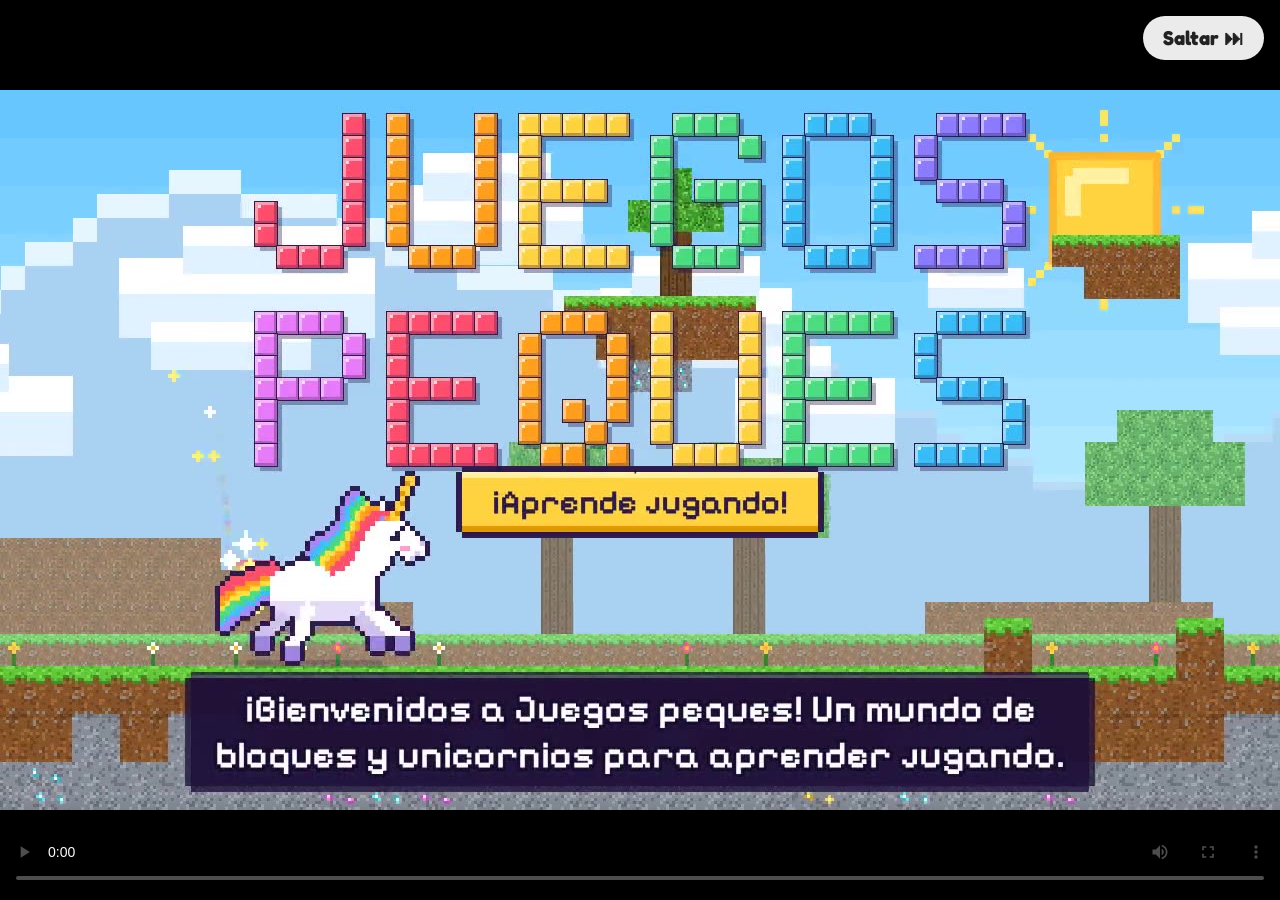
<file: juegos/index.html>
<!doctype html>
<html lang="es">
<head>
  <meta charset="utf-8">
  <meta name="viewport" content="width=device-width, initial-scale=1, viewport-fit=cover">
  <meta name="apple-mobile-web-app-capable" content="yes">
  <meta name="mobile-web-app-capable" content="yes">
  <meta name="apple-mobile-web-app-title" content="Juegos peques">
  <meta name="theme-color" content="#fff7e8">
  <title>Juegos peques</title>
  <link rel="icon" href="icono.svg" type="image/svg+xml">
  <link rel="apple-touch-icon" href="icono-180.png">
  <link rel="manifest" href="manifest.webmanifest">
  <link rel="preconnect" href="https://fonts.googleapis.com">
  <link href="https://fonts.googleapis.com/css2?family=Fredoka:wght@500;600;700&family=Pixelify+Sans:wght@500;700&display=swap" rel="stylesheet">
  <link rel="stylesheet" href="css/estilos.css">
</head>
<body>
<!--CUERPO-->
  <div id="deco" aria-hidden="true"></div>

  <header class="barra">
    <button class="btn-redondo" id="btn-atras" aria-label="Atrás" hidden>⬅️</button>
    <span class="avatar-mini" id="avatar-mini" hidden></span>
    <h1 id="titulo">Juegos peques</h1>
    <button class="btn-letra" id="btn-letra" aria-label="Tipo de letra" hidden>ABC</button>
    <span class="estrellas" id="estrellas" hidden>⭐ <b>0</b></span>
  </header>

  <!-- Inicio: quién juega -->
  <main id="v-inicio" class="vista">
    <p class="pregunta">¿Quién va a jugar?</p>
    <div class="perfiles" id="perfiles"></div>
    <button class="chip btn-video" id="btn-video">🎬 Ver el vídeo</button>
  </main>

  <!-- Crear o editar perfil -->
  <main id="v-perfil" class="vista" hidden>
    <form class="ficha-perfil" id="form-perfil" autocomplete="off">
      <div class="avatar-grande" id="pf-avatar"></div>

      <label class="campo" id="pf-campo-nombre">
        <span>Nombre</span>
        <input id="pf-nombre" maxlength="16" placeholder="Escribe el nombre" required>
      </label>

      <div class="campo">
        <span>Edad</span>
        <div class="chips" id="pf-edades"></div>
      </div>

      <div class="campo">
        <span>Foto o dibujo</span>
        <div class="chips" id="pf-emojis">
          <label class="chip chip-foto">📷 Foto
            <input type="file" id="pf-foto" accept="image/*" hidden>
          </label>
        </div>
      </div>

      <div class="campo">
        <span>Tema</span>
        <div class="temas" id="pf-temas"></div>
      </div>

      <div class="acciones">
        <button type="submit" class="btn-principal" id="pf-guardar">¡A jugar!</button>
        <button type="button" class="btn-texto" id="pf-borrar" hidden>Borrar perfil</button>
      </div>
      <div class="confirmar" id="pf-confirmar" hidden>
        <p>¿Seguro que quieres borrar este perfil?</p>
        <button type="button" class="btn-texto peligro" id="pf-borrar-si">Sí, borrar</button>
        <button type="button" class="btn-texto" id="pf-borrar-no">No</button>
      </div>
    </form>
  </main>

  <!-- Menú de juegos -->
  <main id="v-menu" class="vista" hidden>
    <div class="juegos" id="juegos"></div>
    <div class="nivel-caja" id="nivel-caja">
      <p class="nivel-texto">Nivel de sonidos, sílabas y palabras</p>
      <div class="chips" id="niveles"></div>
    </div>
  </main>

  <!-- Trazar: elegir número o letra -->
  <main id="v-elegir" class="vista" hidden>
    <h2>Números</h2>
    <div class="rejilla" id="rejilla-numeros"></div>
    <h2 id="titulo-mayus">Mayúsculas</h2>
    <div class="rejilla" id="rejilla-letras"></div>
    <h2 id="titulo-minus" hidden>Minúsculas</h2>
    <div class="rejilla rejilla-minus" id="rejilla-minus" hidden></div>
  </main>

  <!-- Trazar -->
  <main id="v-trazar" class="vista vista-trazar" hidden>
    <div class="lienzo-caja"><canvas id="lienzo"></canvas></div>
    <div class="controles">
      <button class="btn-redondo" id="trazar-oir" aria-label="Escuchar">🔊</button>
      <button class="btn-redondo" id="trazar-borrar" aria-label="Otra vez">↺</button>
      <button class="btn-redondo" id="trazar-sig" aria-label="Siguiente">➡️</button>
    </div>
  </main>

  <!-- Sonidos, sílabas, palabras -->
  <main id="v-juego" class="vista" hidden>
    <div class="modos" id="modos" hidden>
      <button class="chip" data-modo="buscar">👂 Buscar</button>
      <button class="chip" data-modo="escribir">✏️ Escribir</button>
      <span class="separador"></span>
      <button class="chip" id="btn-guia" hidden>Con guía</button>
    </div>
    <div class="modos" id="modos-dias" hidden>
      <button class="chip" data-dias="hoy">📅 Hoy</button>
      <button class="chip" data-dias="tren">🚂 Tren</button>
      <button class="chip" data-dias="falta">❓ ¿Qué falta?</button>
      <button class="chip" data-dias="cole">🏫 ¿Cole?</button>
      <button class="chip" data-dias="toca">⚽ ¿Qué toca?</button>
      <button class="chip" id="btn-video-dias">🎬 Vídeo</button>
    </div>
    <div class="escena" id="escena"></div>
    <div class="opciones" id="opciones"></div>
    <div class="controles">
      <button class="btn-redondo" id="juego-oir" aria-label="Escuchar otra vez">🔊</button>
      <button class="btn-redondo" id="juego-pista" aria-label="Pista" hidden>💡</button>
    </div>
  </main>

  <div class="intro" id="intro" hidden>
    <video id="intro-video" src="media/intro.mp4" poster="media/intro.jpg" controls playsinline preload="metadata"></video>
    <button class="btn-saltar" id="intro-saltar">Saltar ⏭</button>
  </div>

  <div id="fiesta" aria-hidden="true"></div>
<!--/CUERPO-->
  <script src="audio/manifest.js"></script>
  <script src="js/frases.js"></script>
  <script src="js/contenido.js"></script>
  <script src="js/temas.js"></script>
  <script src="js/trazos.js"></script>
  <script src="js/app.js"></script>
</body>
</html>
</file>
<file: juegos/css/estilos.css>
/* Diseño: tarjetas grandes para dedos pequeños, una cosa por pantalla.
   Los colores son variables que cambia el tema de cada niño (js/temas.js). */
:root {
  --fondo: #fff7e8;
  --tinta: #3b2f4a;
  --tarjeta: #ffffff;
  --guia: #efe6d8;
  --c1: #ff8fb8;
  --c2: #5cc7a3;
  --c3: #7fb2ff;
  --c4: #ffb347;
  --acento: #ff6fa5;
  --ok: #3fbf7f;
  --sombra: 0 6px 0 rgba(0, 0, 0, .12);
  --letra: 'Fredoka', 'Nunito', 'Arial Rounded MT Bold', system-ui, sans-serif;
  color-scheme: light;
}
:root.oscuro { color-scheme: dark; --sombra: 0 6px 0 rgba(0, 0, 0, .35); }

* { box-sizing: border-box; -webkit-tap-highlight-color: transparent; }
[hidden] { display: none !important; }
html, body { margin: 0; height: 100%; }
body {
  background: var(--fondo);
  color: var(--tinta);
  font-family: var(--letra);
  font-weight: 500;
  display: flex;
  flex-direction: column;
  user-select: none;
  -webkit-user-select: none;
  overflow-x: hidden;
  transition: background-color .3s;
}
button { font: inherit; color: inherit; cursor: pointer; border: 0; background: none; }
button:focus-visible, input:focus-visible, .chip:focus-within { outline: 4px solid var(--acento); outline-offset: 3px; }

/* Decoración de fondo según el tema */
#deco { position: fixed; inset: 0; pointer-events: none; overflow: hidden; z-index: 0; }
#deco span { position: absolute; opacity: .16; font-size: 44px; animation: flotar 9s ease-in-out infinite alternate; }
@keyframes flotar { to { transform: translateY(-18px) rotate(8deg); } }

.barra {
  position: relative; z-index: 1;
  display: flex; align-items: center; gap: 12px;
  padding: calc(12px + env(safe-area-inset-top, 0px)) 16px 12px;
}
.barra h1 { flex: 1; margin: 0; font-size: clamp(22px, 4vw, 32px); font-weight: 700; min-width: 0; overflow: hidden; text-overflow: ellipsis; white-space: nowrap; }
.estrellas { font-size: 24px; background: var(--tarjeta); border-radius: 999px; padding: 4px 14px; box-shadow: var(--sombra); font-variant-numeric: tabular-nums; white-space: nowrap; }
/* Interruptor de letra: ABC / abc / Abc */
.btn-letra {
  flex: none; height: 48px; min-width: 78px; padding: 0 12px; border-radius: 999px; /* mismo ancho con ABC, abc y Abc */
  background: var(--tarjeta); box-shadow: var(--sombra); font-size: 24px; font-weight: 700; line-height: 1; transition: transform .1s;
}
@media (max-width: 480px) {
  .barra { gap: 8px; }
  .btn-letra { min-width: 64px; padding: 0 8px; font-size: 21px; }
  :root.tema-bloques .btn-letra { min-width: 70px; } /* con el borde de 3 px */
  .estrellas { padding: 4px 10px; font-size: 22px; }
}
@media (min-width: 481px) { :root.tema-bloques .btn-letra { min-width: 84px; } }
.avatar-mini { width: 48px; height: 48px; border-radius: 50%; overflow: hidden; display: grid; place-items: center; font-size: 30px; background: var(--tarjeta); box-shadow: var(--sombra); flex: none; }
.avatar-mini img, .avatar img, .avatar-grande img { width: 100%; height: 100%; object-fit: cover; }
/* Móviles: sin el avatar pequeño (el nombre ya dice quién juega), para que quepa el nombre junto al ABC y las estrellas */
@media (max-width: 430px) { .avatar-mini { display: none; } }
@media (max-width: 370px) { .barra .btn-redondo { width: 52px; height: 52px; } }

.vista { position: relative; z-index: 1; flex: 1; padding: 8px 16px calc(24px + env(safe-area-inset-bottom, 0px)); display: flex; flex-direction: column; align-items: center; gap: 18px; }
.vista[hidden] { display: none; }
h2 { margin: 4px 0 0; align-self: flex-start; font-size: 24px; }
.pregunta { font-size: clamp(28px, 6vw, 44px); font-weight: 700; margin: 12px 0 4px; text-align: center; text-wrap: balance; }

/* Inicio: perfiles */
.perfiles { display: flex; flex-wrap: wrap; gap: 20px; justify-content: center; width: 100%; max-width: 900px; }
.perfil { position: relative; width: min(40vw, 210px); display: flex; flex-direction: column; align-items: center; gap: 10px; }
.perfil > button.entrar {
  width: 100%; aspect-ratio: 1; border-radius: 36px; box-shadow: var(--sombra);
  display: flex; flex-direction: column; align-items: center; justify-content: center; gap: 8px;
  color: #fff; font-size: clamp(24px, 5vw, 34px); font-weight: 700;
  transition: transform .1s;
}
.avatar { width: 62%; aspect-ratio: 1; border-radius: 50%; overflow: hidden; display: grid; place-items: center; font-size: clamp(48px, 11vw, 84px); background: rgba(255, 255, 255, .35); }
.perfil .editar {
  position: absolute; top: -8px; right: -8px; width: 46px; height: 46px; border-radius: 50%;
  background: var(--tarjeta); box-shadow: var(--sombra); font-size: 20px;
}
.perfil.nuevo > button.entrar { background: transparent; color: var(--tinta); border: 4px dashed color-mix(in srgb, var(--tinta) 30%, transparent); box-shadow: none; }

/* Perfil: formulario */
.ficha-perfil {
  width: 100%; max-width: 620px; background: var(--tarjeta); border-radius: 32px; box-shadow: var(--sombra);
  padding: 24px clamp(16px, 4vw, 32px); display: flex; flex-direction: column; gap: 20px;
}
.avatar-grande { align-self: center; width: 128px; height: 128px; border-radius: 50%; overflow: hidden; display: grid; place-items: center; font-size: 80px; background: var(--guia); }
.campo { display: flex; flex-direction: column; gap: 10px; border: 0; margin: 0; padding: 0; }
.campo > span { font-size: 15px; font-weight: 600; letter-spacing: .06em; text-transform: uppercase; opacity: .7; }
.campo input {
  font: inherit; font-size: 26px; padding: 12px 16px; border-radius: 18px;
  border: 3px solid var(--guia); background: var(--fondo); color: var(--tinta); width: 100%;
}
.chips { display: flex; flex-wrap: wrap; gap: 10px; }
.chip {
  min-width: 56px; height: 56px; padding: 0 14px; border-radius: 999px; background: var(--fondo);
  border: 3px solid var(--guia); font-size: 26px; display: inline-flex; align-items: center; justify-content: center; cursor: pointer;
}
.chip.activo { border-color: var(--acento); background: color-mix(in srgb, var(--acento) 18%, var(--tarjeta)); }
.chip-foto { font-size: 18px; font-weight: 600; }
.temas { display: grid; grid-template-columns: repeat(auto-fill, minmax(110px, 1fr)); gap: 10px; }
.tema {
  border-radius: 20px; padding: 10px 8px; display: flex; flex-direction: column; align-items: center; gap: 4px;
  font-size: 16px; font-weight: 600; border: 3px solid transparent;
}
.tema .emoji { font-size: 34px; }
.tema.activo { border-color: var(--acento); transform: scale(1.04); }
.acciones { display: flex; flex-wrap: wrap; gap: 12px; align-items: center; justify-content: space-between; }
.btn-principal { background: var(--acento); color: #fff; font-size: 24px; font-weight: 700; padding: 14px 32px; border-radius: 999px; box-shadow: var(--sombra); }
.btn-texto { font-size: 17px; text-decoration: underline; opacity: .75; padding: 8px; }
.peligro { color: #d33; opacity: 1; font-weight: 700; }
.confirmar { display: flex; flex-wrap: wrap; align-items: center; gap: 8px; background: var(--fondo); padding: 12px 16px; border-radius: 16px; }
.confirmar p { margin: 0; flex: 1 1 100%; }

/* Menú */
.juegos { display: grid; grid-template-columns: repeat(2, minmax(0, 1fr)); gap: 18px; width: 100%; max-width: 560px; }
@media (min-width: 900px) { .juegos { grid-template-columns: repeat(4, minmax(0, 1fr)); max-width: 900px; } }
.tarjeta {
  aspect-ratio: 1; border-radius: 32px; box-shadow: var(--sombra);
  font-size: clamp(22px, 4.5vw, 32px); font-weight: 700; color: #fff;
  display: flex; flex-direction: column; align-items: center; justify-content: center; gap: 6px;
  transition: transform .1s; text-shadow: 0 2px 0 rgba(0, 0, 0, .15);
}
.tarjeta .emoji { font-size: 1.9em; text-shadow: none; }
.t1 { background: var(--c1); } .t2 { background: var(--c2); } .t3 { background: var(--c3); } .t4 { background: var(--c4); }
.tarjeta.destacada { outline: 6px solid var(--tarjeta); outline-offset: -6px; }
.tarjeta:active, .ficha:active, .btn-redondo:active, .btn-letra:active, .perfil > button.entrar:active, .btn-principal:active { transform: translateY(4px) scale(.97); }
.nivel-caja { display: flex; flex-direction: column; align-items: center; gap: 10px; }
.nivel-texto { margin: 0; font-size: 18px; opacity: .8; text-align: center; }
#niveles .chip { font-size: 18px; font-weight: 600; }

/* Trazar */
.rejilla { display: grid; grid-template-columns: repeat(auto-fill, minmax(64px, 1fr)); gap: 10px; width: 100%; max-width: 980px; }
.rejilla button { aspect-ratio: 1; border-radius: 18px; background: var(--tarjeta); box-shadow: var(--sombra); font-size: 34px; font-weight: 700; }
.rejilla-minus button { font-size: 40px; }
@media (min-width: 900px) { .rejilla { grid-template-columns: repeat(auto-fill, minmax(60px, 1fr)); } } /* 27 letras: 14 + 13, sin una sola abajo */
/* A E I O U / M P L S T... en filas de 5; minmax(0) y sin relleno: en 320 px las minúsculas (40 px) no ensanchan la columna */
@media (max-width: 480px) { .rejilla { grid-template-columns: repeat(5, minmax(0, 1fr)); gap: 8px; } .rejilla button { padding: 0; } }
.rejilla button.hecho { background: color-mix(in srgb, var(--acento) 22%, var(--tarjeta)); }
.btn-redondo { width: 64px; height: 64px; border-radius: 50%; background: var(--tarjeta); box-shadow: var(--sombra); font-size: 28px; flex: none; }
.controles { display: flex; gap: 16px; }
.vista-trazar { justify-content: center; }
.lienzo-caja { width: min(100%, 68vh, 600px); aspect-ratio: 1; max-width: 100%; background: var(--tarjeta); border-radius: 32px; box-shadow: var(--sombra); touch-action: none; }
#lienzo { width: 100%; height: 100%; display: block; touch-action: none; }

/* Juegos de Leo */
.escena { display: flex; flex-direction: column; align-items: center; gap: 12px; min-height: 180px; justify-content: center; }
.dibujo { font-size: clamp(90px, 22vw, 160px); line-height: 1; }
.huecos { display: flex; gap: 10px; }
.hueco { min-width: 84px; height: 84px; border-radius: 20px; border: 4px dashed color-mix(in srgb, var(--tinta) 30%, transparent); display: flex; align-items: center; justify-content: center; font-size: 40px; font-weight: 700; }
.hueco.lleno { border-style: solid; border-color: var(--ok); background: color-mix(in srgb, var(--ok) 20%, var(--tarjeta)); }
.opciones { display: flex; flex-wrap: wrap; gap: 16px; justify-content: center; }
.ficha { position: relative; min-width: 110px; height: 110px; padding: 0 18px; border-radius: 26px; background: var(--tarjeta); box-shadow: var(--sombra); font-size: 56px; font-weight: 700; transition: transform .1s; }
.ficha .oir { position: absolute; right: -10px; top: -10px; width: 42px; height: 42px; border-radius: 50%; background: var(--c3); color: #fff; font-size: 18px; box-shadow: var(--sombra); display: flex; align-items: center; justify-content: center; }
.ficha.pareja { font-size: 52px; letter-spacing: .02em; } /* "Mm" */
.ficha.minus { font-size: 72px; padding-bottom: 14px; } /* una minúscula suelta: igual de grande y centrada que una mayúscula */
.ficha.bien { background: var(--ok); color: #fff; }
.ficha.mal { animation: temblar .4s; }
.ficha.usada { visibility: hidden; }
@keyframes temblar { 25% { transform: translateX(-8px); } 50% { transform: translateX(8px); } 75% { transform: translateX(-5px); } }

#fiesta { position: fixed; inset: 0; pointer-events: none; overflow: hidden; z-index: 5; }
#fiesta span { position: absolute; font-size: 34px; animation: caer 1.6s ease-in forwards; }
@keyframes caer { from { transform: translateY(-10vh) rotate(0); opacity: 1; } to { transform: translateY(110vh) rotate(540deg); opacity: .8; } }
@media (prefers-reduced-motion: reduce) { #fiesta span, #deco span { animation: none; } #fiesta span { display: none; } }

/* Menú de peques: Trazar grande arriba */
.tarjeta.ancha { grid-column: 1 / -1; aspect-ratio: auto; min-height: 170px; flex-direction: row; gap: 18px; font-size: clamp(30px, 6vw, 44px); }
.tarjeta.ancha .emoji { font-size: 1.6em; }
.juegos.peques { grid-template-columns: repeat(3, minmax(0, 1fr)); }
.juegos.peques .tarjeta:not(.ancha) { font-size: clamp(17px, 3.6vw, 28px); }

/* Barra de modos (Sílabas: Buscar / Escribir, con o sin guía) */
.modos { display: flex; flex-wrap: wrap; gap: 10px; justify-content: center; }
.modos .chip { font-size: 18px; font-weight: 600; height: 48px; }
.modos .separador { width: 12px; }

/* Escritura de sílabas: un recuadro por letra */
.cuaderno { display: flex; gap: 10px; justify-content: center; width: 100%; }
.cuaderno .lienzo-caja { width: min(46vw, 46vh, 340px); border: 4px solid transparent; transition: border-color .2s, opacity .2s; }
.cuaderno .lienzo-caja.activa { border-color: var(--acento); }
.cuaderno .lienzo-caja.espera canvas { opacity: .6; }
.cuaderno canvas { width: 100%; height: 100%; display: block; touch-action: none; }

/* Contar */
.monton { display: flex; flex-wrap: wrap; gap: 14px; justify-content: center; max-width: 620px; }
.cosa {
  position: relative; width: clamp(76px, 18vw, 110px); aspect-ratio: 1; border-radius: 26px;
  background: var(--tarjeta); box-shadow: var(--sombra); font-size: clamp(46px, 11vw, 70px);
  display: grid; place-items: center; transition: transform .15s;
}
.cosa.contada { transform: scale(.92); background: color-mix(in srgb, var(--acento) 18%, var(--tarjeta)); }
.cosa .num {
  position: absolute; top: -10px; right: -10px; width: 40px; height: 40px; border-radius: 50%;
  background: var(--acento); color: #fff; font-size: 22px; font-weight: 700; display: grid; place-items: center;
}

/* Colores */
.color { width: clamp(96px, 24vw, 150px); aspect-ratio: 1; border-radius: 50% 46% 52% 44% / 48% 54% 44% 50%; box-shadow: var(--sombra); border: 6px solid var(--tarjeta); }
.color.bien { outline: 6px solid var(--ok); outline-offset: 4px; }
.color.mal { animation: temblar .4s; }
.bote { font-size: clamp(90px, 22vw, 150px); line-height: 1; }

/* ---------- Tema Bloques ⛏️ (estilo pixelado, sin marcas) ---------- */
:root.tema-bloques { --letra: 'Pixelify Sans', 'Fredoka', ui-monospace, monospace; --sombra: 0 6px 0 rgba(0, 0, 0, .35); }
:root.tema-bloques *, :root.tema-bloques *::before, :root.tema-bloques *::after { border-radius: 0 !important; }
:root.tema-bloques body { background: linear-gradient(var(--fondo), #d8f0ff 70%); }
:root.tema-bloques #deco::after {
  content: ''; position: absolute; left: 0; right: 0; bottom: 0; height: 64px;
  background:
    repeating-linear-gradient(90deg, rgba(0, 0, 0, .14) 0 3px, transparent 3px 32px),
    linear-gradient(#6cc04a 0 10px, #4f9a32 10px 18px, #8a5a36 18px 40px, #75492b 40px);
}
:root.tema-bloques #deco span { opacity: .3; }
:root.tema-bloques :is(.tarjeta, .btn-principal, .ficha, .rejilla button, .btn-redondo, .btn-letra, .estrellas, .perfil > button.entrar, .cosa, .lienzo-caja, .ficha-perfil, .avatar-mini) {
  box-shadow: inset -6px -6px 0 rgba(0, 0, 0, .28), inset 6px 6px 0 rgba(255, 255, 255, .32), 0 6px 0 rgba(0, 0, 0, .35);
  border: 3px solid #1e1e1e;
}
:root.tema-bloques .chip { border-color: #1e1e1e; }
:root.tema-bloques .chip.activo { background: var(--c1); color: #fff; }
:root.tema-bloques .tarjeta { text-shadow: 3px 3px 0 rgba(0, 0, 0, .35); }
:root.tema-bloques .color { border-color: #1e1e1e; }
/* Los títulos de Trazar pueden caer sobre el suelo de tierra (fijo abajo): con fondo claro se leen */
:root.tema-bloques .vista h2 { background: rgba(255, 255, 255, .8); padding: 0 8px; }
/* Escribir: el borde de bloque es negro en los dos recuadros; el activo se marca por fuera */
:root.tema-bloques .cuaderno .lienzo-caja.activa { outline: 4px solid var(--acento); outline-offset: 2px; }
/* Las letras para leer, en letra redonda: en la pixelada la f es igual que la F y la j no tiene punto */
:root.tema-bloques :is([data-letra], .rejilla button, .btn-letra) { font-family: 'Fredoka', 'Nunito', system-ui, sans-serif; }

/* Vídeo de presentación */
.btn-video { font-size: 18px; font-weight: 600; height: 52px; }
.intro { position: fixed; inset: 0; z-index: 10; background: #000; display: grid; place-items: center; }
.intro video { width: 100%; height: 100%; object-fit: contain; background: #000; }
.btn-saltar {
  position: absolute; top: calc(16px + env(safe-area-inset-top, 0px)); right: 16px;
  background: rgba(255, 255, 255, .92); color: #222; font-size: 20px; font-weight: 700;
  padding: 10px 20px; border-radius: 999px; box-shadow: 0 4px 0 rgba(0, 0, 0, .3);
}

/* ---------- Días de la semana ---------- */
.tarjeta-dias { background: linear-gradient(90deg, #e53935, #fb8c00, #f9c80e, #43a047, #1e88e5, #8e24aa, #f06292); }
.tren { display: flex; flex-wrap: wrap; gap: 8px 6px; justify-content: center; align-items: flex-end; max-width: 980px; }
.tren.arranca { animation: arrancar 1.6s ease-in 1.2s; }
@keyframes arrancar { 50% { transform: translateX(-12px); } 100% { transform: translateX(110vw); } }
.locomotora { font-size: clamp(54px, 11vw, 84px); line-height: 1; transform: scaleX(-1); }
.vagon {
  position: relative; width: clamp(78px, 12vw, 116px); aspect-ratio: 1 / .95; padding: 6px 4px 14px;
  border-radius: 14px; background: var(--c); color: #fff; box-shadow: var(--sombra);
  display: flex; flex-direction: column; align-items: center; justify-content: center; gap: 2px;
  font-weight: 700; text-shadow: 0 2px 0 rgba(0, 0, 0, .25); transition: transform .15s;
}
.vagon .ico { font-size: clamp(28px, 5vw, 42px); line-height: 1; text-shadow: none; }
.vagon .nom { font-size: clamp(13px, 2.2vw, 18px); }
.vagon .nom.caps { font-size: clamp(12px, 1.9vw, 18px); letter-spacing: -.02em; } /* "MIÉRCOLES" cabe en el vagón */
.vagon .ruedas { position: absolute; bottom: -8px; left: 14%; right: 14%; height: 16px;
  background: radial-gradient(circle at 8px 8px, #333 6px, #888 7px, transparent 8px) left / 16px 16px no-repeat,
              radial-gradient(circle at 8px 8px, #333 6px, #888 7px, transparent 8px) right / 16px 16px no-repeat; }
.vagon .oir { position: absolute; right: -8px; top: -8px; width: 34px; height: 34px; border-radius: 50%;
  background: var(--tarjeta); color: var(--tinta); font-size: 16px; box-shadow: var(--sombra); display: grid; place-items: center; text-shadow: none; }
.vagon.grande { width: clamp(150px, 30vw, 220px); }
.vagon.grande .ico { font-size: clamp(56px, 11vw, 84px); }
.vagon.grande .nom { font-size: clamp(22px, 4vw, 32px); }
.vagon.grande .nom.caps { font-size: clamp(19px, 3.4vw, 30px); letter-spacing: -.02em; }
.vagon.usada { visibility: hidden; }
.vagon.bien { outline: 5px solid var(--ok); outline-offset: 3px; transform: translateY(-6px); }
.vagon.mal { animation: temblar .4s; }
.vagon.puesto { animation: encajar .3s ease-out; }
@keyframes encajar { from { transform: translateY(-30px) scale(1.1); } }
.hueco-vagon { background: transparent; border: 4px dashed color-mix(in srgb, var(--tinta) 30%, transparent); box-shadow: none;
  color: var(--tinta); font-size: 40px; text-shadow: none; }
.hueco-vagon.siguiente { border-color: var(--acento); animation: latir 1s ease-in-out infinite; }
@keyframes latir { 50% { transform: scale(1.06); } }
.hoy { display: flex; gap: 28px; align-items: flex-end; justify-content: center; flex-wrap: wrap; }
.hoy-col { display: flex; flex-direction: column; align-items: center; gap: 10px; }
.hoy-col b { font-size: 22px; letter-spacing: .08em; }
.hoy-col.manana { opacity: .8; }
.etiqueta-cole { font-size: 20px; font-weight: 700; background: var(--tarjeta); padding: 6px 14px; border-radius: 999px; box-shadow: var(--sombra); }
.respuesta-cole { width: min(40vw, 220px); aspect-ratio: 1.3; }
.respuesta-cole.cole { background: #1e88e5; } .respuesta-cole.finde { background: #8e24aa; }
.respuesta-cole.bien { outline: 6px solid var(--ok); outline-offset: 4px; }
:root.tema-bloques .vagon { border: 3px solid #1e1e1e; box-shadow: inset -5px -5px 0 rgba(0,0,0,.25), inset 5px 5px 0 rgba(255,255,255,.3), 0 6px 0 rgba(0,0,0,.35); }
:root.tema-bloques .hueco-vagon { border-style: dashed; box-shadow: none; }
</file>
